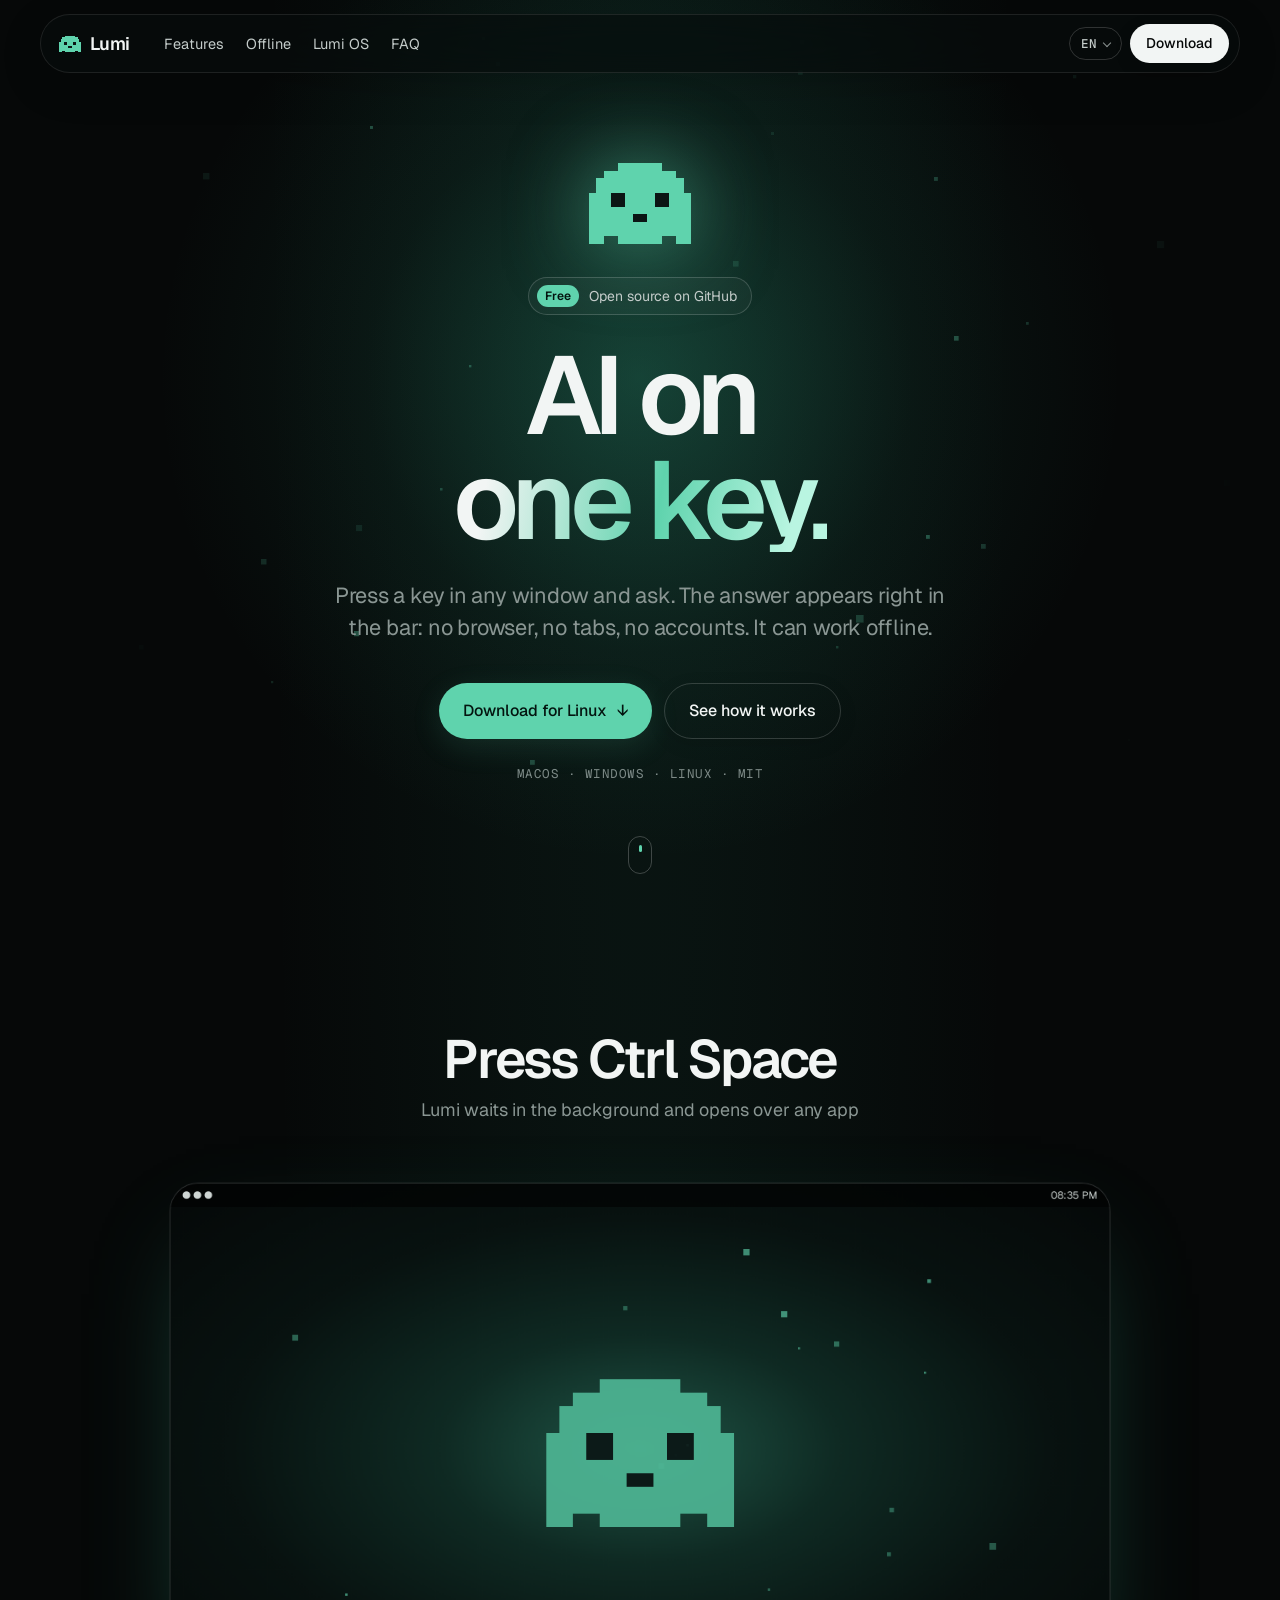
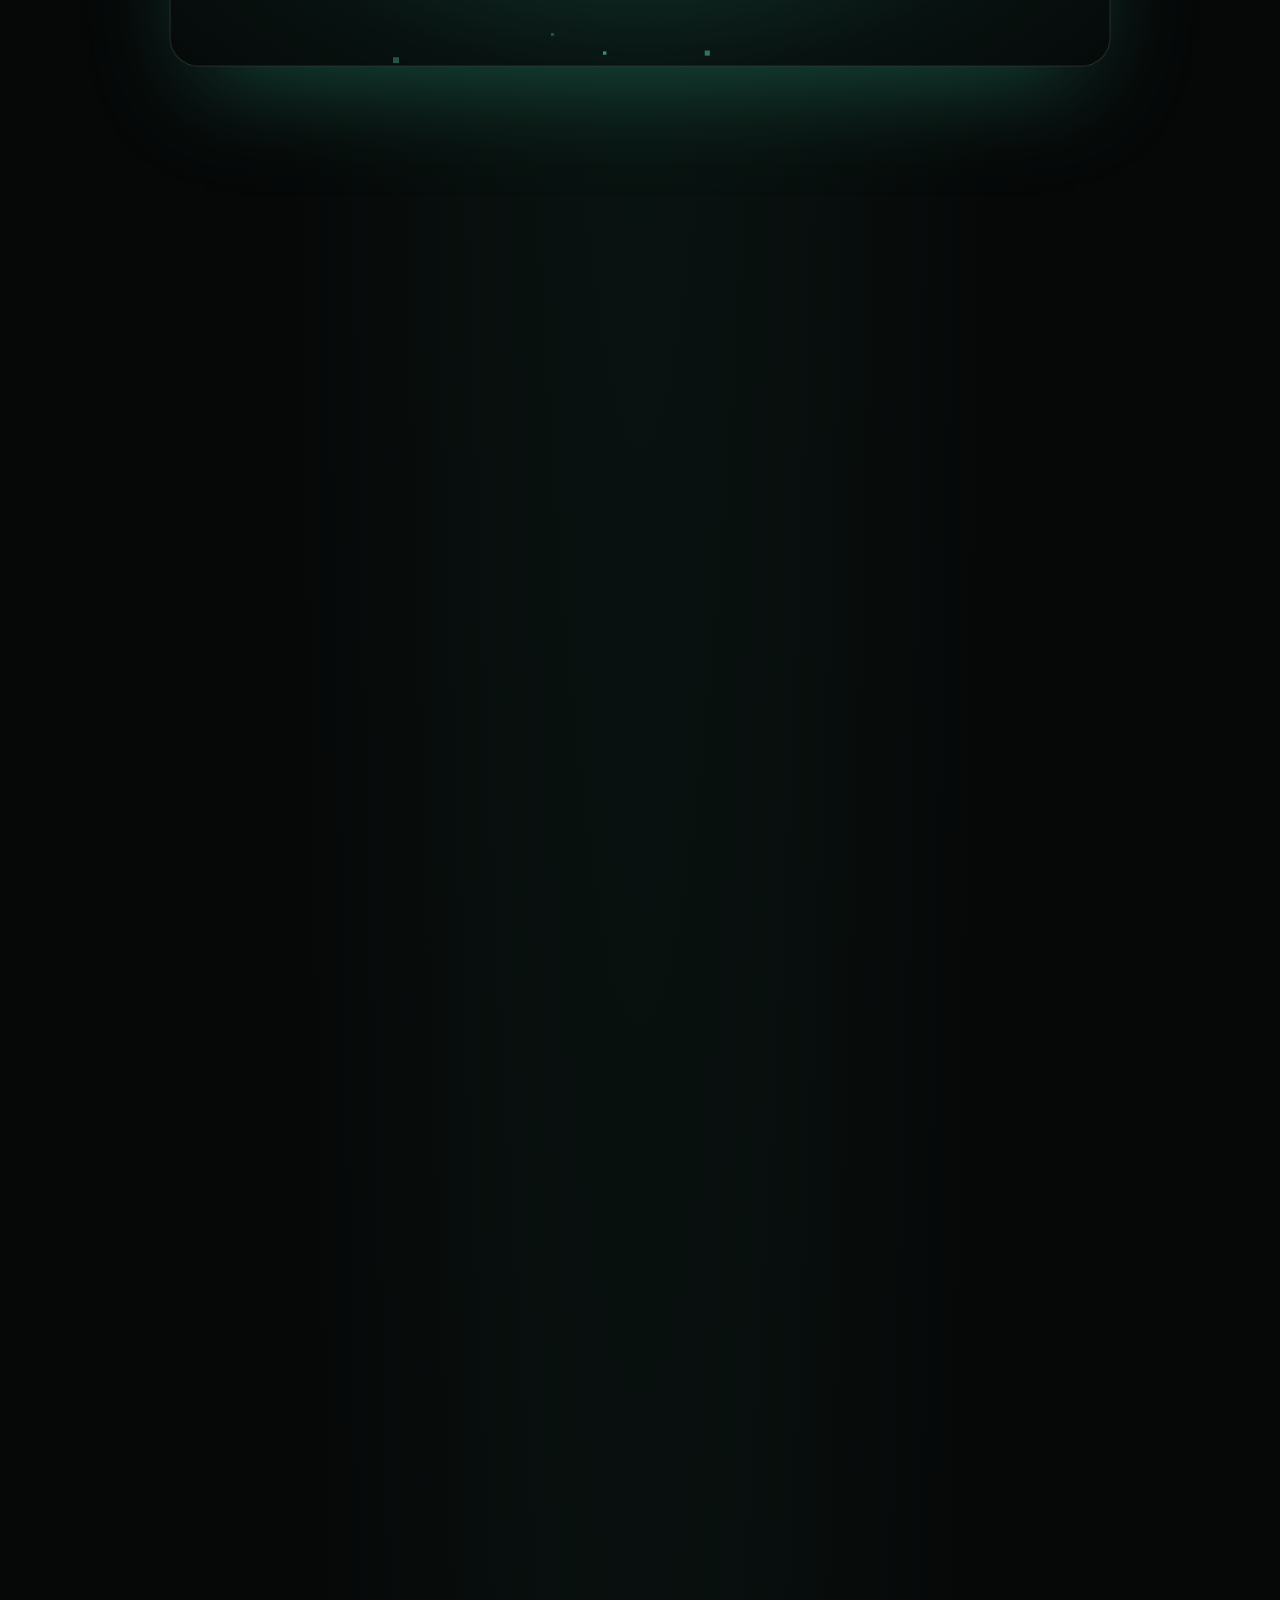
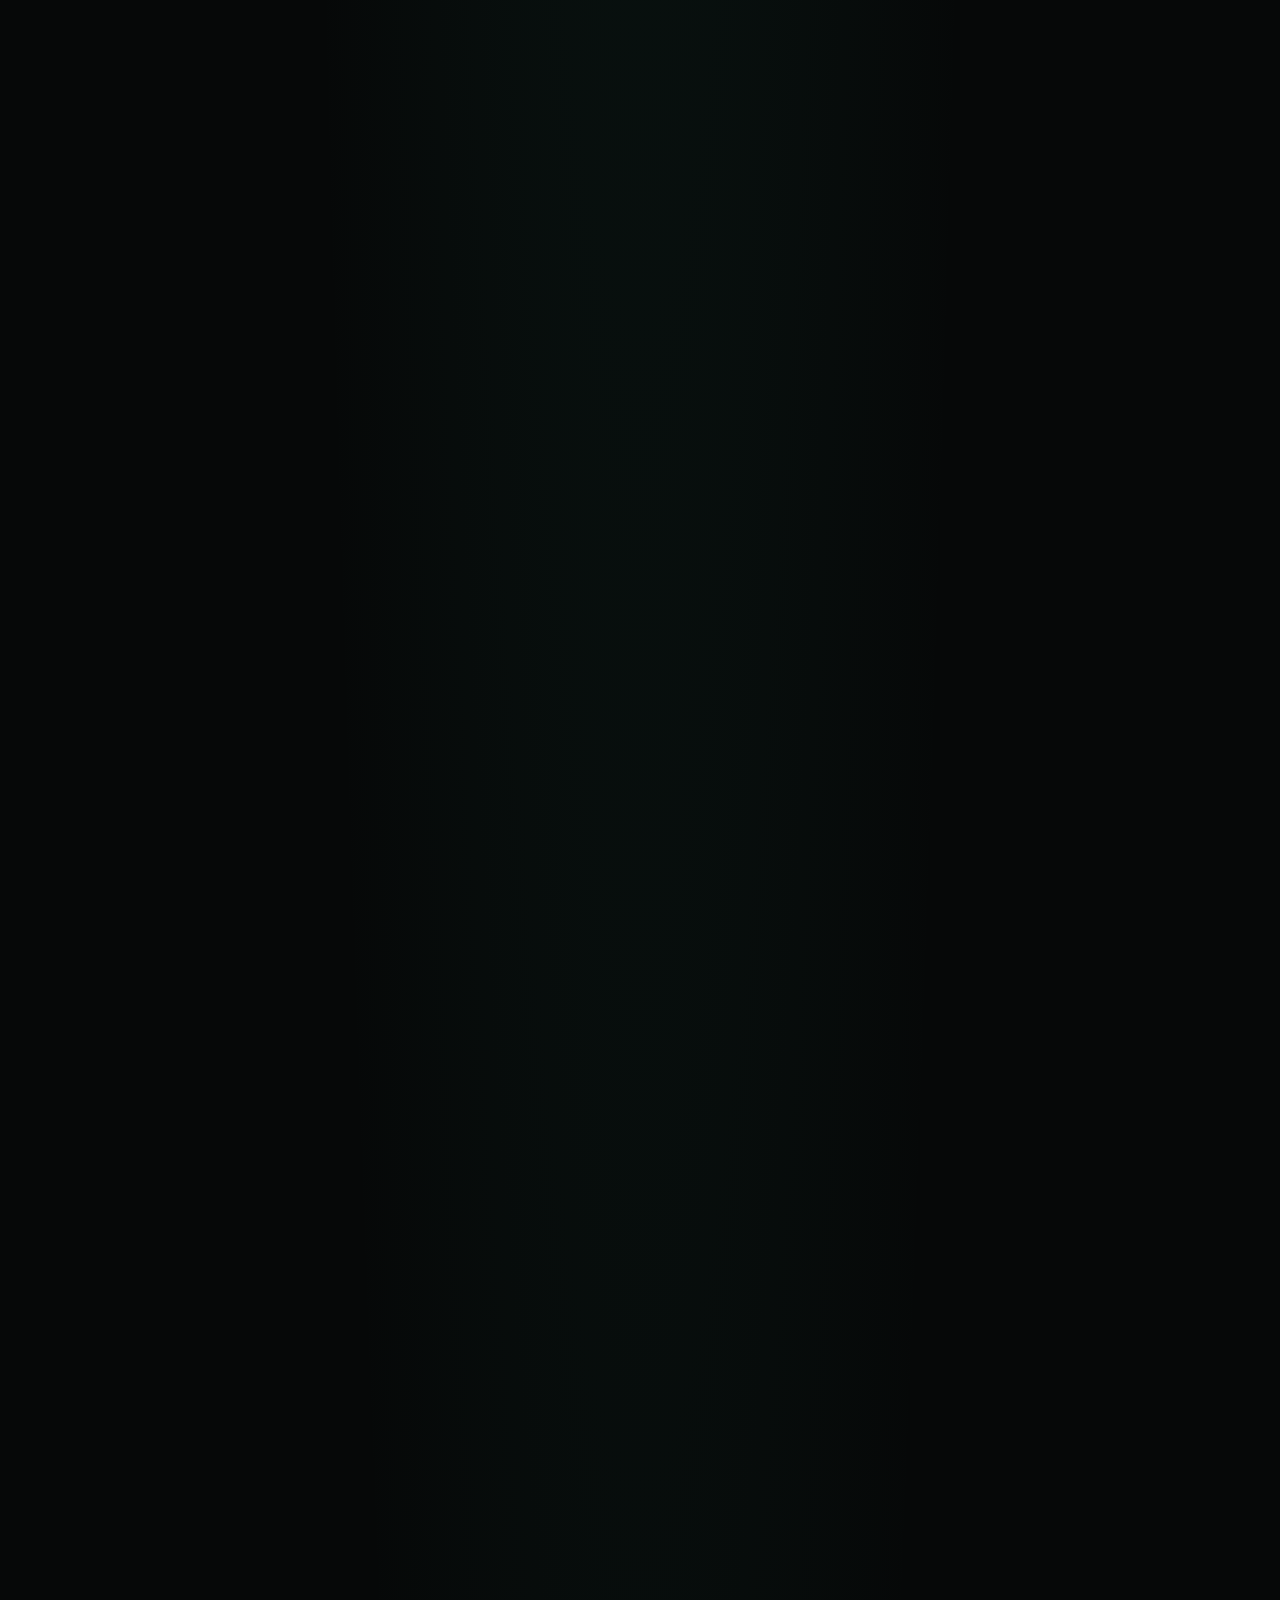
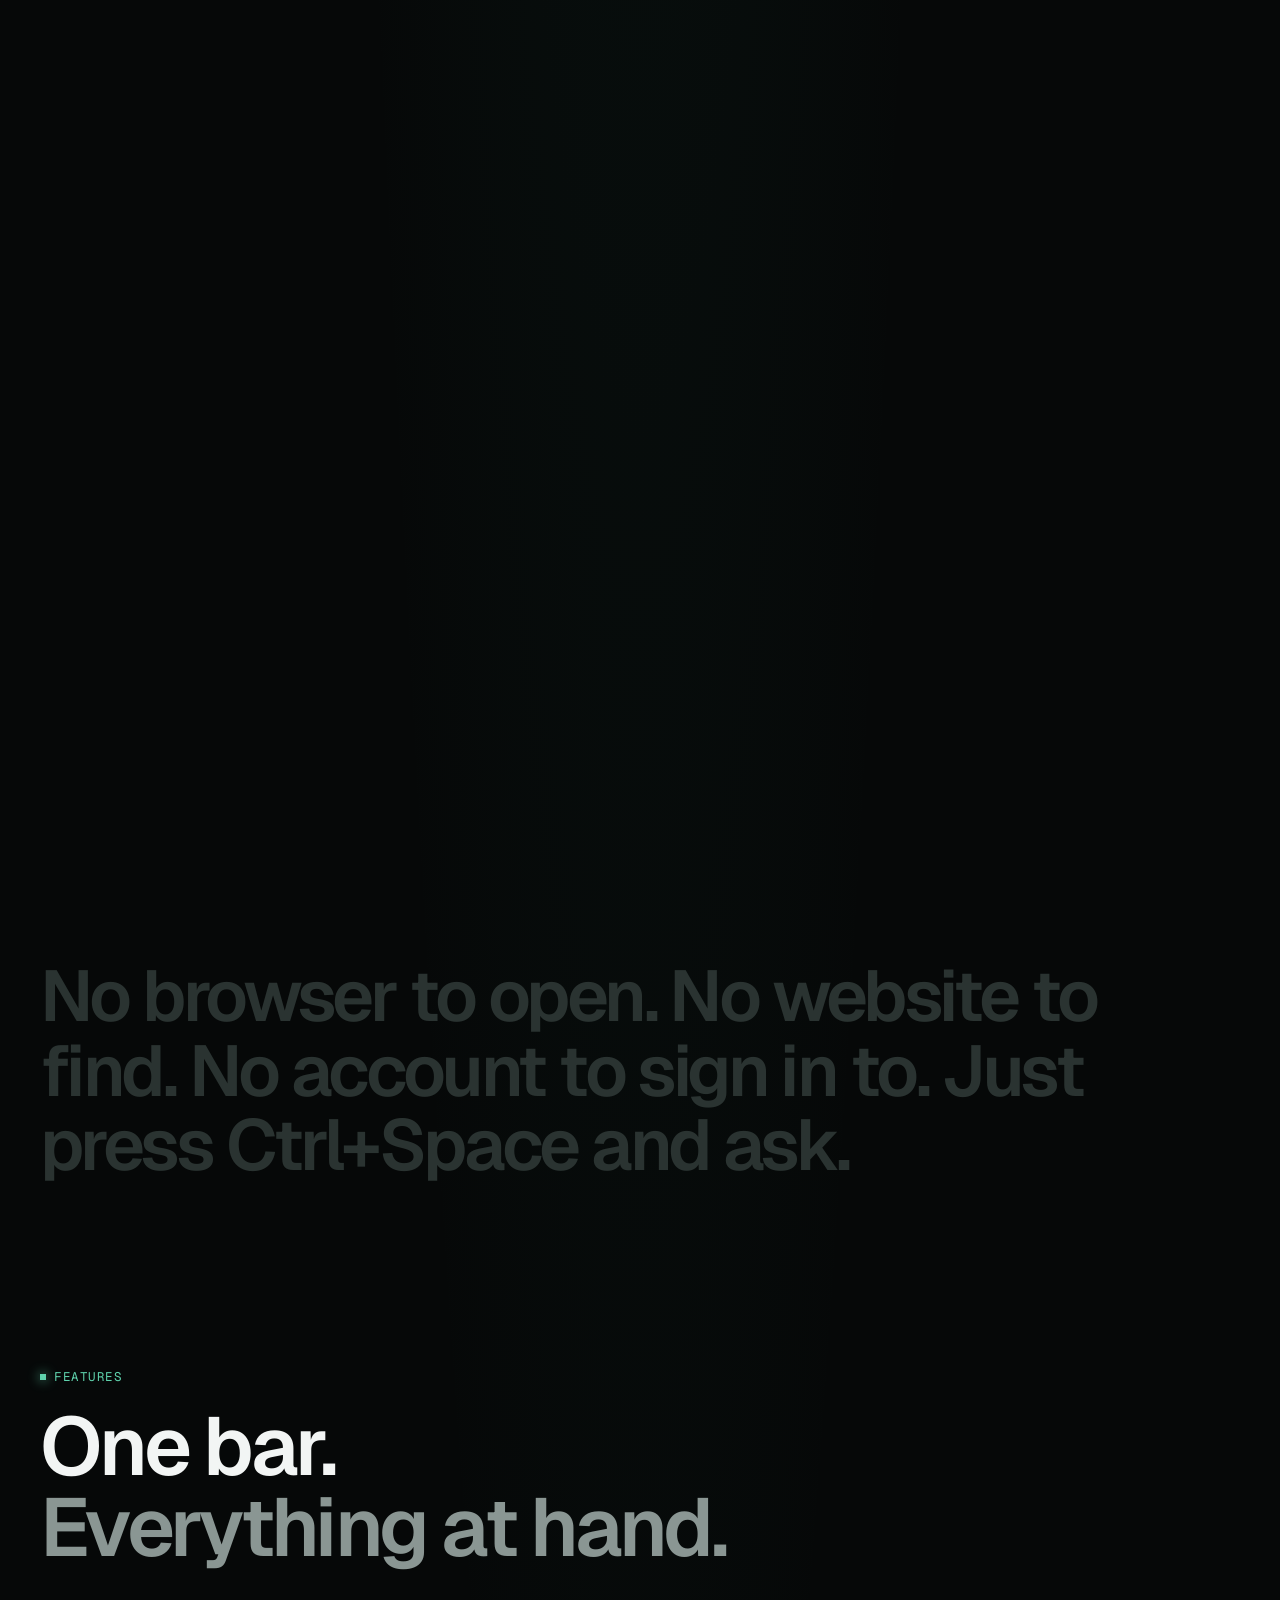
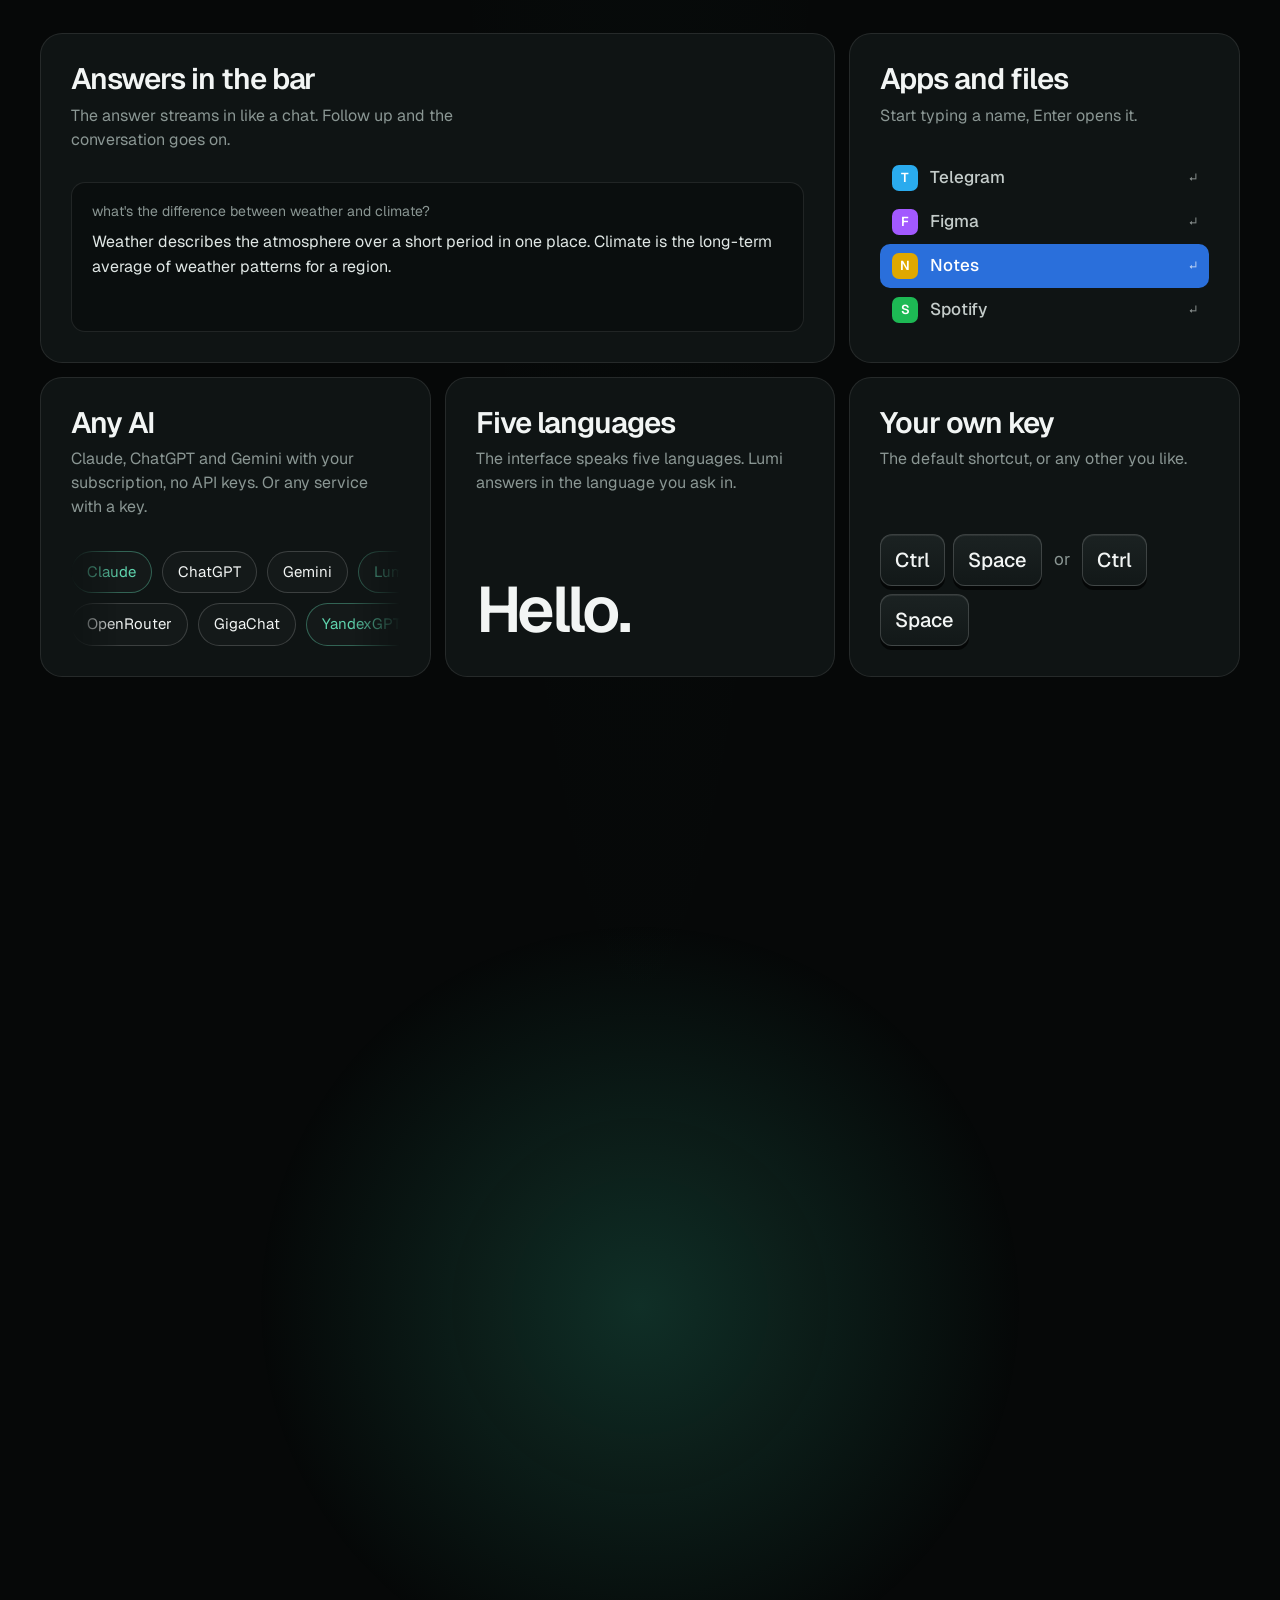
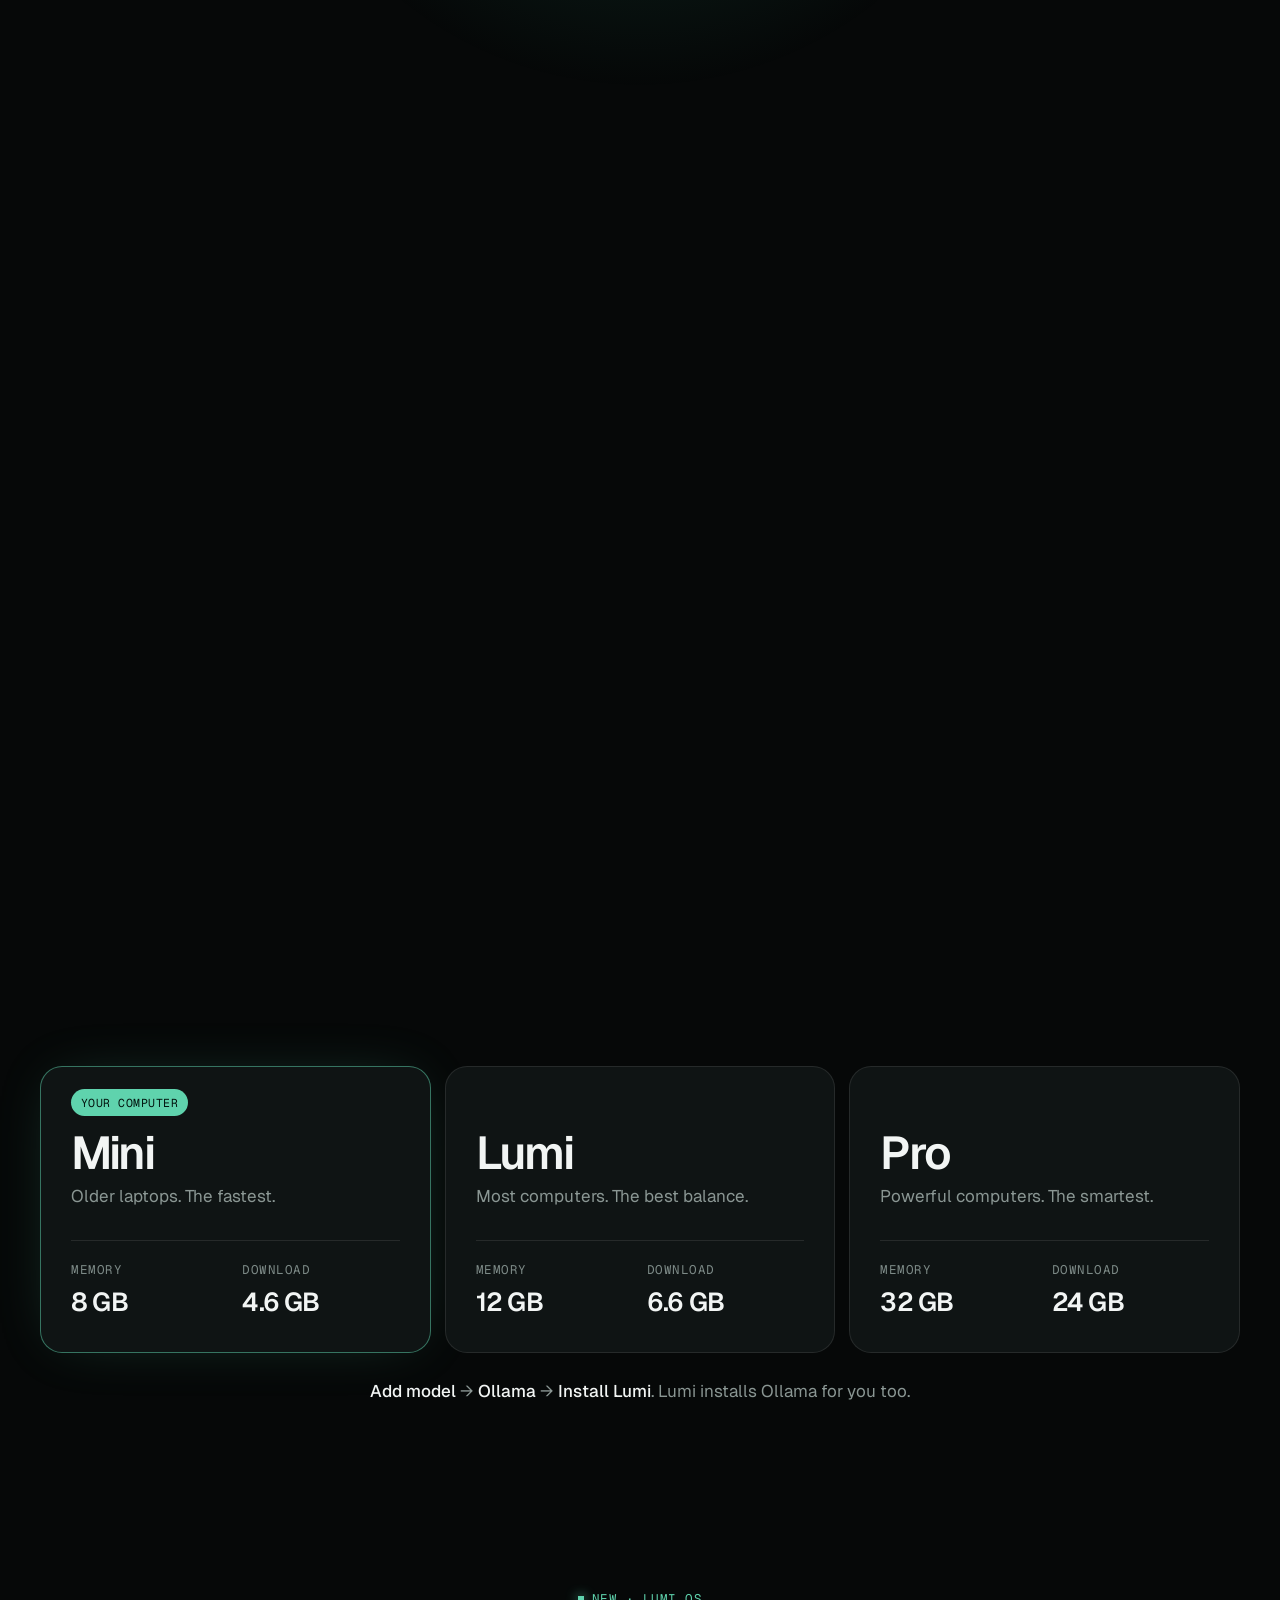
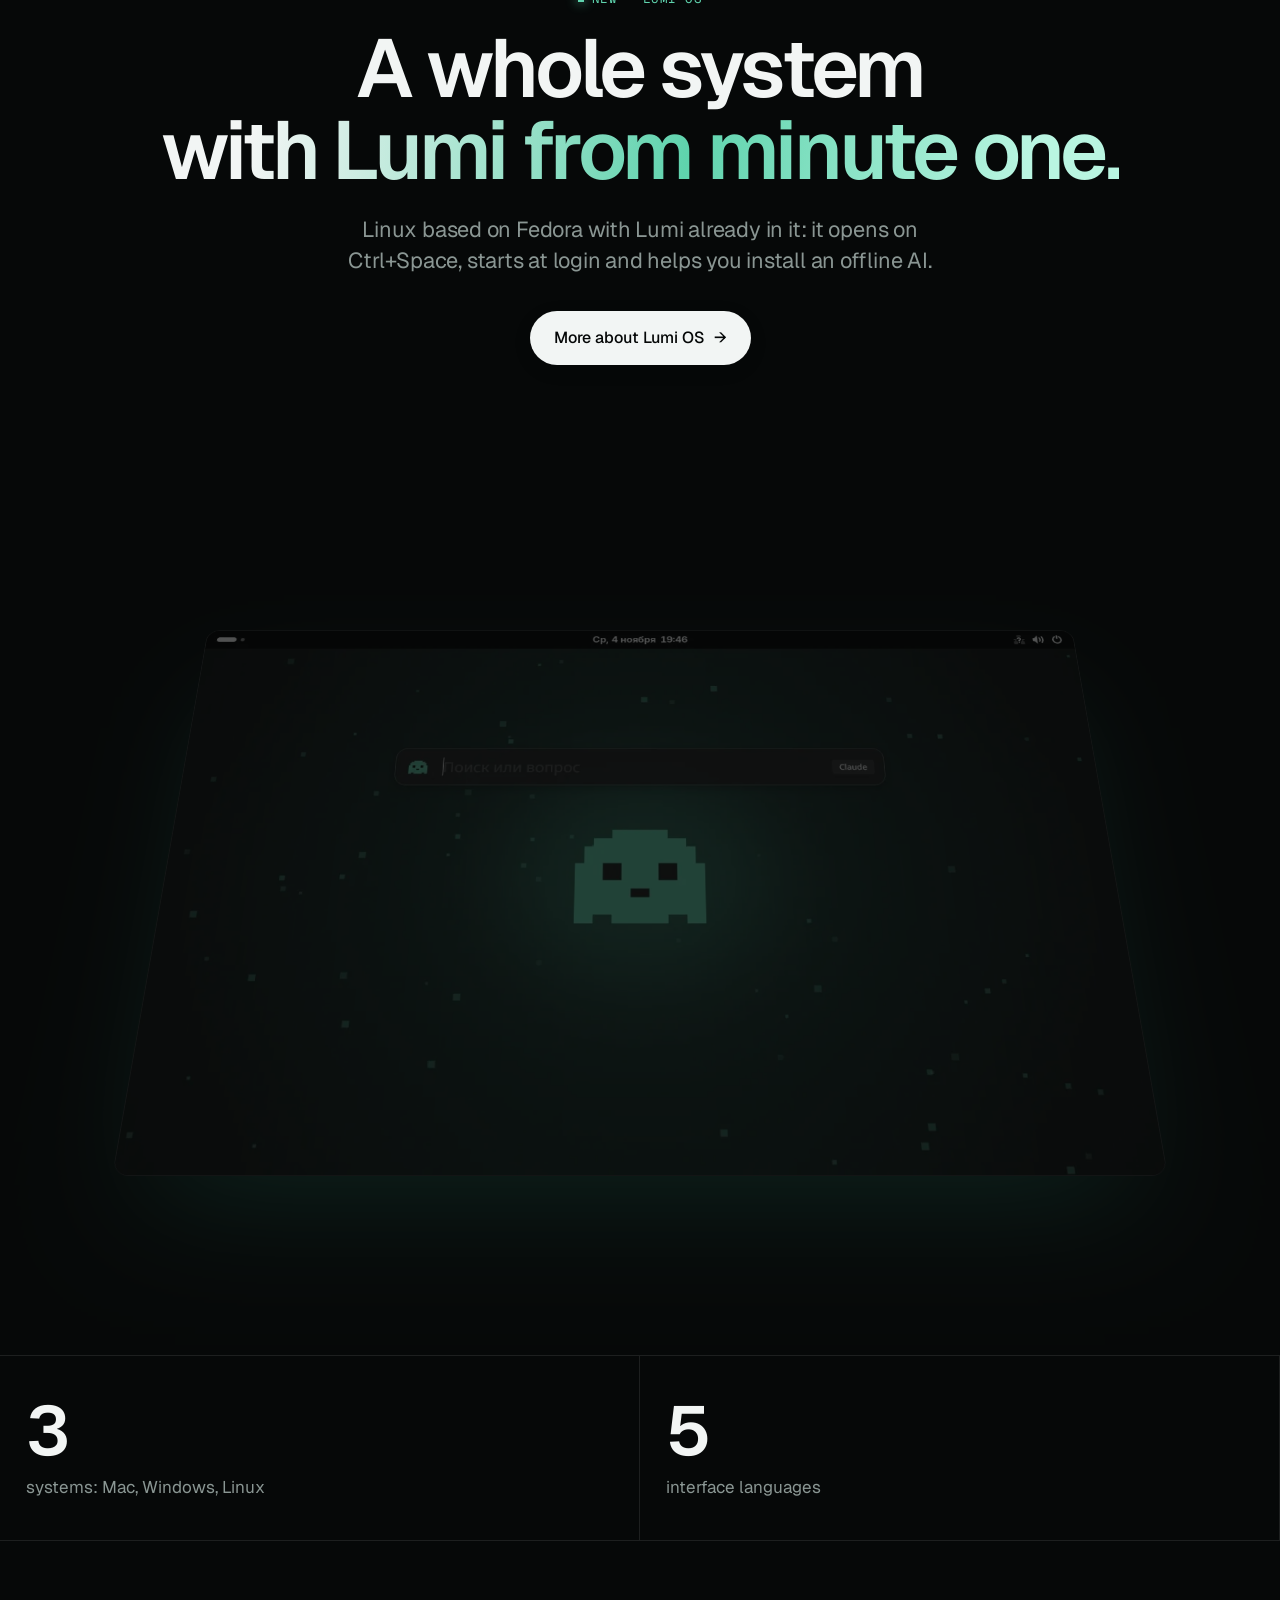
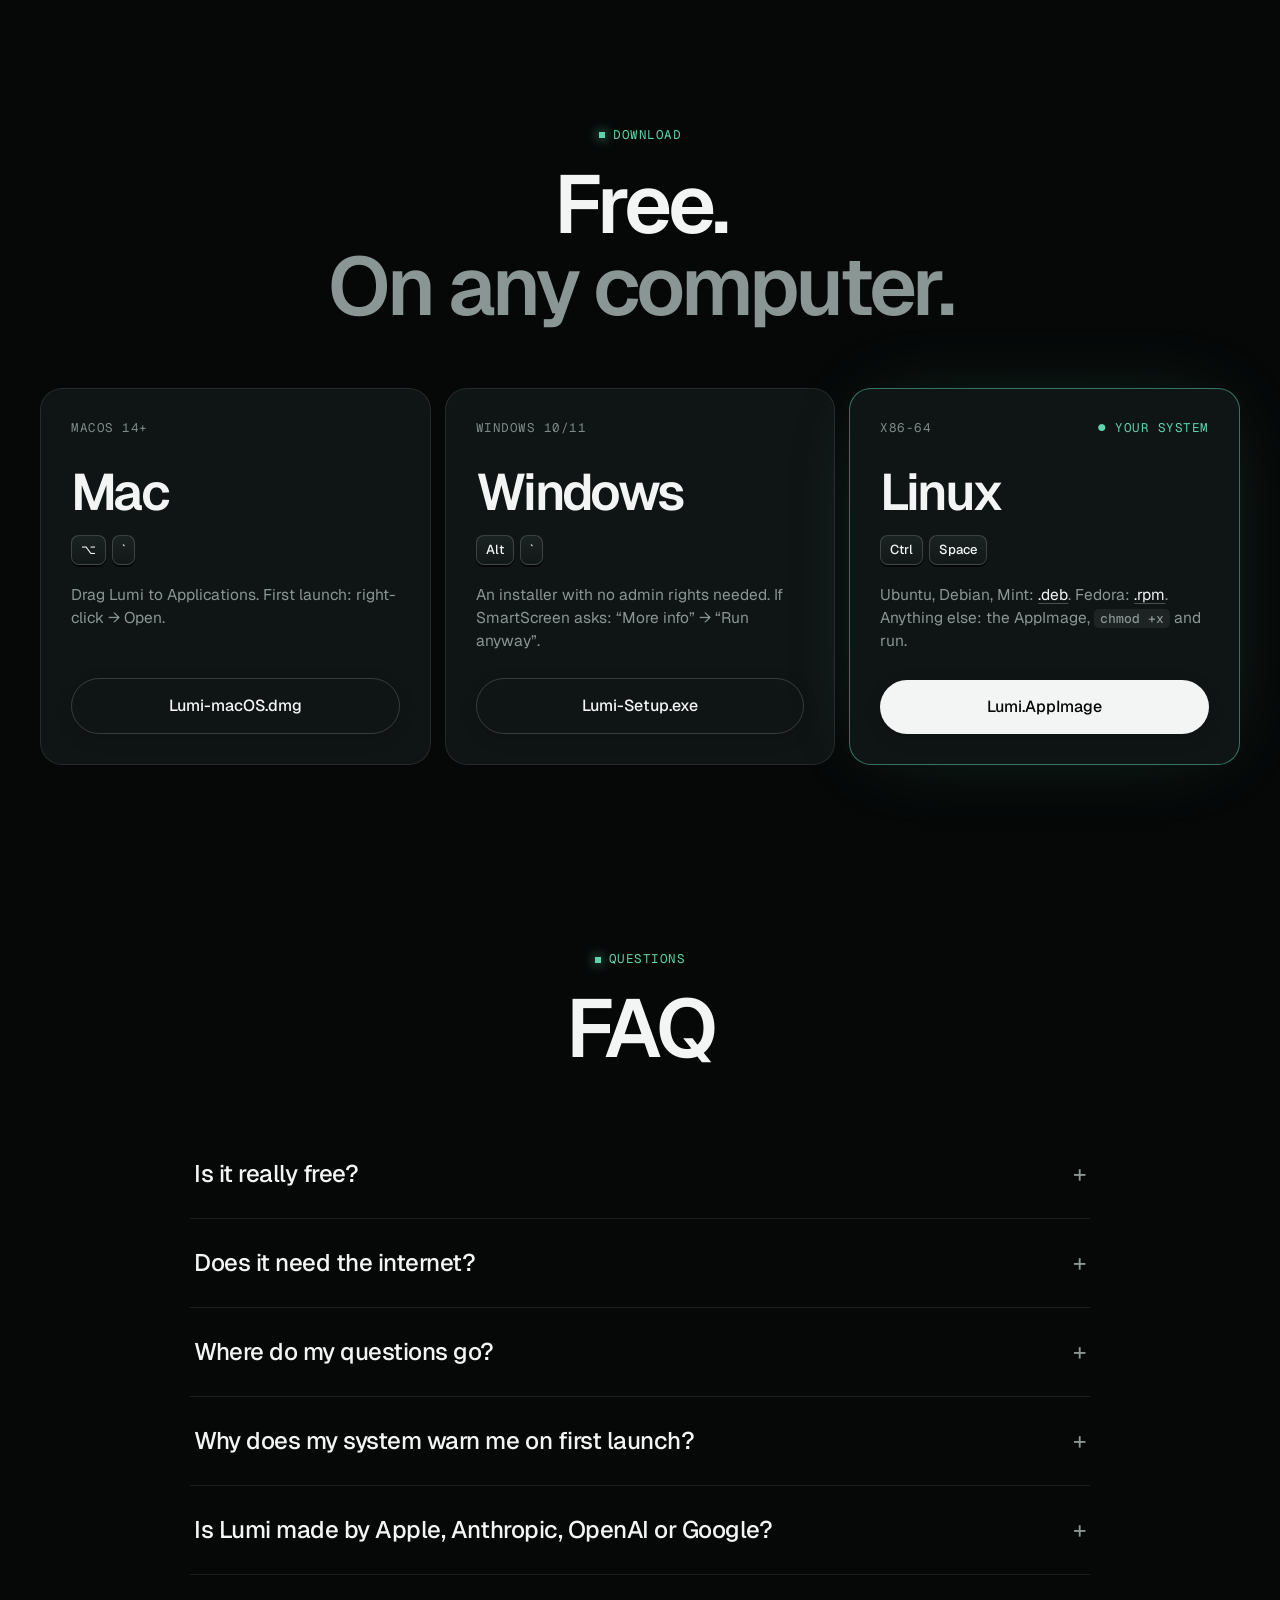
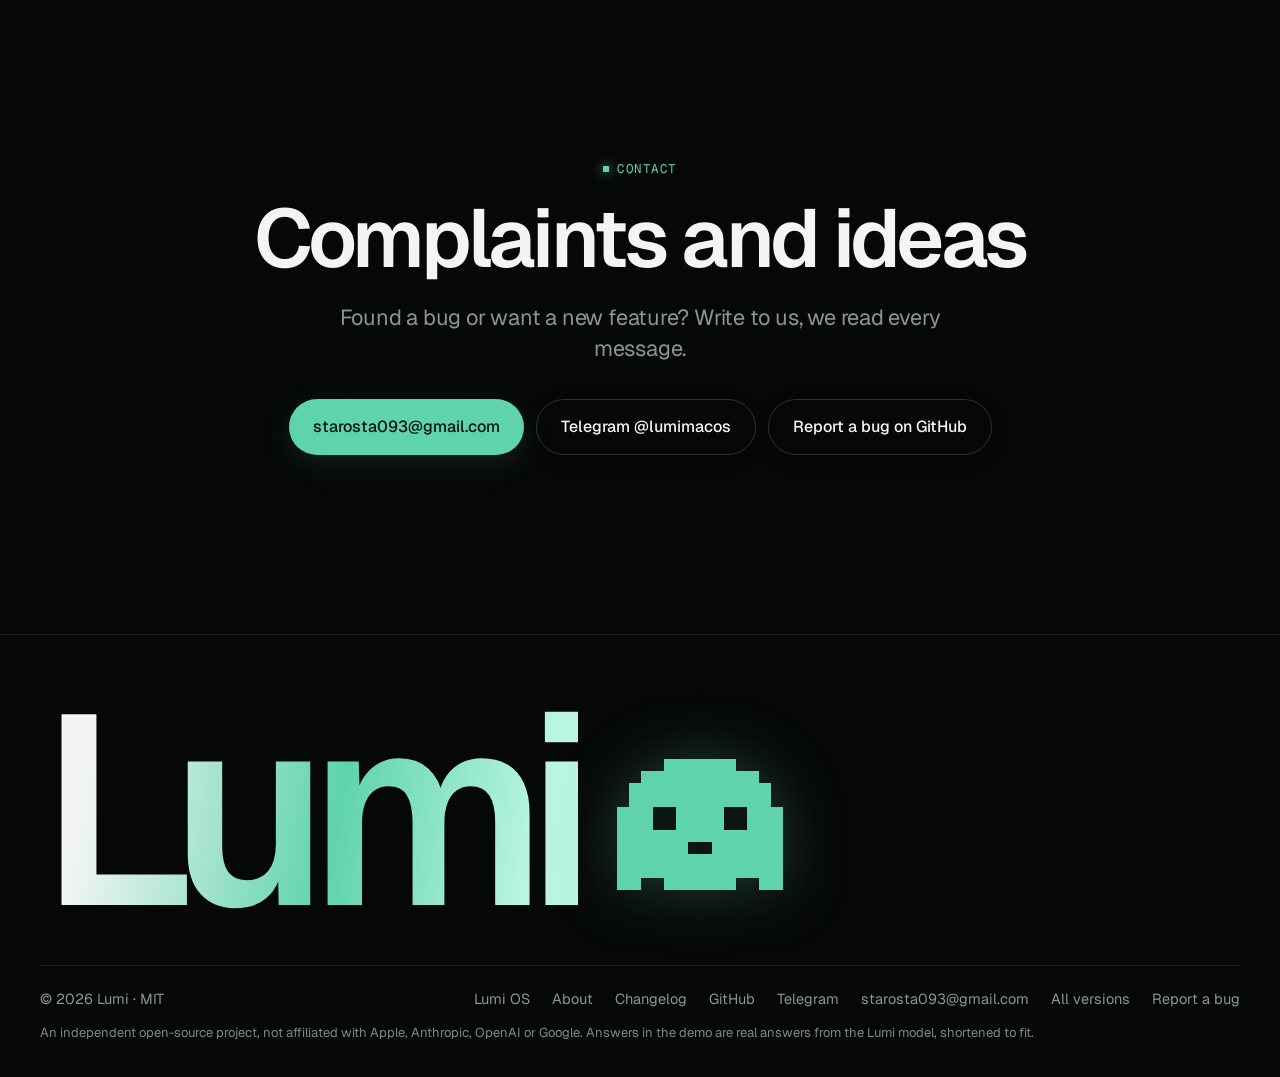
<file: site/index.html>
<!doctype html>
<html lang="ru">
<head>
<meta charset="utf-8">
<meta name="viewport" content="width=device-width, initial-scale=1">
<title>Lumi — нейросеть одной клавишей</title>
<meta name="description" content="Lumi — бесплатная строка в стиле Spotlight для Mac, Windows и Linux: открывает программы и файлы и отвечает на вопросы с помощью ИИ. Может работать без интернета.">
<link rel="canonical" href="https://alberts15.github.io/Lumi/">
<link rel="alternate" hreflang="ru" href="https://alberts15.github.io/Lumi/?lang=ru">
<link rel="alternate" hreflang="en" href="https://alberts15.github.io/Lumi/?lang=en">
<link rel="alternate" hreflang="de" href="https://alberts15.github.io/Lumi/?lang=de">
<link rel="alternate" hreflang="es" href="https://alberts15.github.io/Lumi/?lang=es">
<link rel="alternate" hreflang="fr" href="https://alberts15.github.io/Lumi/?lang=fr">
<link rel="alternate" hreflang="x-default" href="https://alberts15.github.io/Lumi/">
<meta property="og:title" content="Lumi — нейросеть одной клавишей">
<meta property="og:description" content="Бесплатная строка с ИИ для Mac, Windows и Linux. Может работать без интернета.">
<meta property="og:image" content="https://alberts15.github.io/Lumi/og.png">
<meta property="og:image:width" content="1280">
<meta property="og:image:height" content="640">
<meta property="og:image:alt" content="Пиксельный призрак Lumi и надпись «Spotlight + AI in one bar»">
<meta property="og:url" content="https://alberts15.github.io/Lumi/">
<meta property="og:site_name" content="Lumi">
<meta property="og:type" content="website">
<meta property="og:locale" content="ru_RU">
<meta property="og:locale:alternate" content="en_US">
<meta property="og:locale:alternate" content="de_DE">
<meta property="og:locale:alternate" content="es_ES">
<meta property="og:locale:alternate" content="fr_FR">
<meta name="twitter:card" content="summary_large_image">
<meta name="twitter:title" content="Lumi — нейросеть одной клавишей">
<meta name="twitter:description" content="Бесплатная строка с ИИ для Mac, Windows и Linux. Может работать без интернета.">
<meta name="twitter:image" content="https://alberts15.github.io/Lumi/og.png">
<meta name="theme-color" content="#060808">
<link rel="icon" href="icon-32.png" sizes="32x32" type="image/png">
<link rel="icon" href="icon-192.png" sizes="192x192" type="image/png">
<link rel="apple-touch-icon" href="apple-touch-icon.png">
<link rel="preconnect" href="https://fonts.googleapis.com">
<link rel="preconnect" href="https://fonts.gstatic.com" crossorigin>
<link rel="preload" as="style" href="https://fonts.googleapis.com/css2?family=Geist:wght@400;500;600&family=Geist+Mono:wght@500&display=swap">
<link href="https://fonts.googleapis.com/css2?family=Geist:wght@400;500;600&family=Geist+Mono:wght@500&display=swap" rel="stylesheet">
<script type="application/ld+json">
{
  "@context": "https://schema.org",
  "@type": "SoftwareApplication",
  "name": "Lumi",
  "alternateName": "ClaudeLight",
  "description": "A free, open-source Spotlight-style bar for macOS, Windows and Linux that opens apps and files and answers questions with Claude, ChatGPT, Gemini or Lumi's own offline model.",
  "url": "https://alberts15.github.io/Lumi/",
  "image": "https://alberts15.github.io/Lumi/og.png",
  "applicationCategory": "UtilitiesApplication",
  "operatingSystem": "macOS 14+, Windows 10, Windows 11, Linux (x86-64)",
  "downloadUrl": "https://github.com/AlbertS15/Lumi/releases/latest",
  "releaseNotes": "https://alberts15.github.io/Lumi/changelog.html",
  "license": "https://opensource.org/licenses/MIT",
  "isAccessibleForFree": true,
  "inLanguage": ["en", "ru", "de", "es", "fr"],
  "offers": { "@type": "Offer", "price": "0", "priceCurrency": "USD" },
  "author": { "@type": "Person", "name": "AlbertS15", "url": "https://github.com/AlbertS15" },
  "sameAs": ["https://github.com/AlbertS15/Lumi", "https://t.me/lumimacos"]
}
</script>
<link rel="stylesheet" href="style.css">
<link rel="stylesheet" href="refresh.css">
<style>
/* ---------- hero */
.hero { position: relative; min-height: 100svh; display: grid; place-items: center; text-align: center; padding: 120px 20px 80px; overflow: hidden; }
.hero::before { content: ""; position: absolute; left: 50%; top: 42%; width: 1100px; height: 1100px; transform: translate(-50%, -50%); pointer-events: none;
  background: radial-gradient(circle, rgba(47, 164, 131, .32), rgba(47, 164, 131, .08) 35%, transparent 62%); }
.hero canvas.pixels { position: absolute; inset: 0; width: 100%; height: 100%; pointer-events: none; mask-image: radial-gradient(circle at 50% 45%, #000 20%, transparent 75%); }
.hero .inner { position: relative; display: flex; flex-direction: column; align-items: center; }
.hero .big-ghost { width: clamp(84px, 8vw, 120px); height: auto; aspect-ratio: 14 / 13; filter: drop-shadow(0 0 40px rgba(95, 211, 173, .55)); animation: float 5s ease-in-out infinite; margin-bottom: 26px; }
@keyframes float { 50% { transform: translateY(-12px); } }
.hero h1 { font-size: clamp(52px, 8.6vw, 128px); margin-top: 28px; letter-spacing: -0.06em; line-height: .95; }
.hero .sub { margin-top: 28px; }
.hero .ctas { display: flex; gap: 12px; margin-top: 40px; flex-wrap: wrap; justify-content: center; }
.hero .plats { margin-top: 26px; color: var(--dim); }
.hero .fade-in { opacity: 0; animation: fadein 1s var(--ease) forwards; }
@keyframes fadein { from { opacity: 0; transform: translateY(14px); } to { opacity: 1; transform: none; } }
.cue { position: absolute; bottom: 26px; left: 50%; transform: translateX(-50%); width: 24px; height: 38px; border: 1.5px solid #ffffff38; border-radius: 12px; }
.cue::after { content: ""; position: absolute; left: 50%; top: 8px; width: 3px; height: 7px; margin-left: -1.5px; border-radius: 2px; background: var(--teal); animation: cue 1.8s ease-in-out infinite; }
@keyframes cue { 0% { opacity: 0; transform: translateY(0); } 30% { opacity: 1; } 100% { opacity: 0; transform: translateY(12px); } }

/* ---------- the scroll scene: the screen grows, keys press, the question types, the answer streams */
.scene { height: 520vh; }
.scene .sticky { position: sticky; top: 0; height: 100svh; padding-top: 64px; display: flex; flex-direction: column; align-items: center; justify-content: center; gap: 30px; overflow: hidden; }
.captions { position: relative; height: 92px; width: min(900px, 100% - 40px); text-align: center; }
.captions > div { position: absolute; inset: 0; opacity: 0; transform: translateY(16px); transition: opacity .5s var(--ease), transform .5s var(--ease); }
.captions > div.on { opacity: 1; transform: none; }
.captions h3 { font-size: clamp(28px, 4.2vw, 54px); }
.captions p { color: var(--mute); margin-top: 10px; font-size: clamp(15px, 1.4vw, 18px); }
.screen { position: relative; width: min(1120px, 100% - 32px); aspect-ratio: 16 / 10; max-height: 64svh; border-radius: 28px; overflow: hidden; transform-origin: 50% 30%;
  background: radial-gradient(ellipse at 50% 55%, #1f5546 0%, #0f2a23 30%, #081210 62%, #050808 100%); border: 1px solid var(--line2);
  box-shadow: 0 50px 120px -40px rgba(47, 164, 131, .45); will-change: transform; }
.screen canvas.pixels { position: absolute; inset: 0; width: 100%; height: 100%; }
.screen .wall { position: absolute; left: 50%; top: 56%; width: 20%; aspect-ratio: 14 / 13; transform: translate(-50%, -50%); opacity: .9; }
.screen .menubar { position: absolute; top: 0; left: 0; right: 0; height: 28px; background: #0009; display: flex; align-items: center; justify-content: space-between; padding: 0 14px; font-size: 12px; color: #cfd6d4; }
.screen .keys { position: absolute; z-index: 2; left: 50%; top: 30%; transform: translate(-50%, -50%); display: flex; gap: 10px; transition: opacity .3s; }
.screen .bar-wrap { position: absolute; z-index: 2; left: 50%; top: 22%; width: min(640px, 80%); transform: translateX(-50%); }
.screen .lbar { opacity: 0; transform: translateY(18px) scale(.96); }
.screen .lbar .ans { display: none; }
.screen .lbar.answered .ans { display: block; }
.screen .note { position: absolute; left: 0; right: 0; bottom: 14px; text-align: center; color: #cfd6d4; opacity: 0; transition: opacity .4s; }
.screen .note.on { opacity: .8; }
.wifi { display: inline-flex; align-items: center; gap: 7px; }
.wifi svg { width: 14px; height: 14px; }
@media (max-width: 700px) { .scene { height: 420vh; } .screen { aspect-ratio: 3 / 4; max-height: 62svh; } .screen .bar-wrap { top: 16%; width: 90%; } .screen .wall { width: 36%; top: 64%; } .captions { height: 110px; } }

/* ---------- statement */
.statement p { font-size: clamp(34px, 5.6vw, 80px); font-weight: 600; letter-spacing: -0.05em; line-height: 1.04; max-width: 1150px; }
.statement .w { color: #2a3331; transition: color .25s; }
.statement .w.on { color: var(--text); }
.statement .w.key.on { color: var(--teal); text-shadow: 0 0 40px var(--glow); }

/* ---------- bento */
.bento { display: grid; grid-template-columns: repeat(6, 1fr); gap: 14px; margin-top: 64px; }
.bento .card { padding: 30px; min-height: 300px; display: flex; flex-direction: column; }
.bento .s4 { grid-column: span 4; } .bento .s3 { grid-column: span 3; } .bento .s2 { grid-column: span 2; }
@media (max-width: 960px) { .bento { grid-template-columns: 1fr 1fr; } .bento .s4, .bento .s3 { grid-column: span 2; } .bento .s2 { grid-column: span 1; } }
@media (max-width: 620px) { .bento { grid-template-columns: 1fr; } .bento .s2 { grid-column: span 1; } }
.bento h3 { font-size: clamp(24px, 2.3vw, 32px); letter-spacing: -0.035em; }
.bento .card > p { color: var(--mute); margin-top: 10px; font-size: 16px; max-width: 440px; }
.bento .demo { margin-top: auto; padding-top: 28px; }
.stream { border-radius: 14px; background: #0a0e0e; border: 1px solid var(--line); padding: 18px 20px; min-height: 150px; font-size: 16px; line-height: 1.55; color: #dfe6e4; }
.stream .q { color: var(--mute); margin-bottom: 8px; font-size: 14px; }
.apps .app { display: flex; align-items: center; gap: 12px; padding: 9px 12px; border-radius: 10px; font-weight: 500; transition: background .25s, color .25s; color: #c4ccca; }
.apps .app.sel { background: #2a6fdb; color: #fff; }
.apps .app i { width: 26px; height: 26px; border-radius: 7px; display: inline-grid; place-items: center; font-style: normal; font-size: 13px; color: #fff; font-weight: 600; }
.apps .app small { margin-left: auto; opacity: .6; font-size: 12px; }
.marquee { overflow: hidden; mask-image: linear-gradient(90deg, transparent, #000 15%, #000 85%, transparent); display: grid; gap: 10px; }
.marquee .track { display: flex; gap: 10px; width: max-content; animation: slide 26s linear infinite; }
.marquee .track.rev { animation-direction: reverse; animation-duration: 32s; }
@keyframes slide { to { transform: translateX(-50%); } }
.chip { padding: 9px 15px; border-radius: 999px; border: 1px solid var(--line2); background: #ffffff06; font-size: 15px; white-space: nowrap; }
.chip.t { border-color: #5fd3ad66; color: var(--teal); }
.hello { font-size: clamp(46px, 5vw, 70px); font-weight: 600; letter-spacing: -0.05em; height: 1.1em; overflow: hidden; position: relative; line-height: 1.1; }
.hello span { position: absolute; left: 0; top: 0; transition: transform .6s cubic-bezier(.7, 0, .2, 1); }
.keyshow { display: flex; align-items: center; gap: 8px; flex-wrap: wrap; color: var(--mute); }
.offmini { display: flex; align-items: center; gap: 14px; }
.offmini .sw { width: 54px; height: 32px; border-radius: 99px; background: #2a3331; position: relative; flex: none; }
.offmini .sw::after { content: ""; position: absolute; top: 3px; left: 3px; width: 26px; height: 26px; border-radius: 50%; background: #8a9693; }

/* ---------- offline: the headline zooms in from huge */
.zoom { height: 200vh; }
.zoom .sticky { position: sticky; top: 0; height: 100svh; display: grid; place-items: center; text-align: center; overflow: hidden; }
.zoom h2 { font-size: clamp(52px, 9vw, 140px); letter-spacing: -0.06em; will-change: transform; line-height: .98; }
.zoom .lead { opacity: 0; transform: translateY(20px); transition: opacity .6s var(--ease), transform .6s var(--ease); }
.zoom .lead.on { opacity: 1; transform: none; }
.zoom .glow { position: absolute; width: 900px; height: 900px; border-radius: 50%; background: radial-gradient(circle, rgba(47, 164, 131, .25), transparent 60%); pointer-events: none; }
.models { display: grid; grid-template-columns: repeat(3, 1fr); gap: 14px; margin-top: 10px; }
@media (max-width: 860px) { .models { grid-template-columns: 1fr; } }
/* the badge sits above the name so it never covers it; the numbers line up at the bottom of every card */
.model { padding: 30px; display: flex; flex-direction: column; }
.model .tag { align-self: flex-start; margin: -8px 0 14px; padding: 5px 10px; border-radius: 999px; background: var(--teal); color: #03140f; font-size: 11.5px; visibility: hidden; }
.model dl { margin-top: auto !important; }
.model.rec { border-color: #5fd3ad80; box-shadow: 0 0 60px -20px var(--glow); }
.model.rec .tag { visibility: visible; }
.model h3 { font-size: 46px; letter-spacing: -0.05em; }
.model p { color: var(--mute); margin: 8px 0 30px; }
.model dl { display: grid; grid-template-columns: 1fr 1fr; gap: 14px; margin: 30px 0 0; padding-top: 20px; border-top: 1px solid var(--line); }
.model dt { color: var(--dim); }
.model dd { margin: 4px 0 0; font-size: 26px; font-weight: 600; letter-spacing: -0.03em; }
.howto { margin-top: 26px; color: var(--mute); text-align: center; }
.howto b { color: var(--text); font-weight: 500; }

/* ---------- Lumi OS teaser: the screenshot tilts flat as it scrolls in */
.osx { overflow: hidden; }
.osx .persp { perspective: 1400px; margin-top: 60px; }
.osx .shot { border-radius: 18px; overflow: hidden; border: 1px solid var(--line2); transform-origin: 50% 100%; will-change: transform; box-shadow: 0 60px 140px -50px rgba(47, 164, 131, .6); }
.osx .new { display: inline-flex; gap: 8px; align-items: center; }
.osx .ctas { margin-top: 34px; display: flex; gap: 12px; justify-content: center; flex-wrap: wrap; }

/* ---------- numbers */
/* hidden tiles (no answer from GitHub) leave no gap: the rest share the width */
.nums { display: flex; flex-wrap: wrap; border-top: 1px solid var(--line); }
.nums > div { flex: 1 1 25%; min-width: 50%; padding: 40px 26px; border-bottom: 1px solid var(--line); box-shadow: inset -1px 0 var(--line); }
.nums > div[hidden] { display: none; }
@media (min-width: 861px) { .nums > div { min-width: 0; } }
.nums b { display: block; font-size: clamp(44px, 5.4vw, 76px); font-weight: 600; letter-spacing: -0.055em; line-height: 1; }
.nums span { color: var(--mute); display: block; margin-top: 10px; }

/* ---------- download */
.dl { display: grid; grid-template-columns: repeat(3, 1fr); gap: 14px; margin-top: 60px; }
@media (max-width: 900px) { .dl { grid-template-columns: 1fr; } }
.plat { padding: 30px; display: flex; flex-direction: column; min-height: 360px; }
.plat .top { display: flex; justify-content: space-between; color: var(--dim); }
.plat .yours { color: var(--teal); visibility: hidden; }
.plat.mine { border-color: #5fd3ad80; box-shadow: 0 0 80px -30px var(--glow); }
.plat.mine .yours { visibility: visible; }
.plat h3 { font-size: clamp(40px, 4vw, 56px); margin-top: 30px; letter-spacing: -0.05em; }
.plat .hk { display: flex; gap: 6px; margin-top: 16px; }
.plat p { color: var(--mute); margin: 18px 0 26px; font-size: 15.5px; }
.plat p a { color: var(--text); text-decoration: underline; text-decoration-color: #ffffff40; text-underline-offset: 3px; }
.plat p code { background: #ffffff10; padding: 1px 6px; border-radius: 5px; font-size: 13px; }
.plat .btn { margin-top: auto; justify-content: center; }
.plat:not(.mine) .btn { background: transparent; color: var(--text); border: 1px solid var(--line2); }
.plat:not(.mine) .btn:hover { box-shadow: none; border-color: #ffffff50; }

/* ---------- faq */
.faq { max-width: 900px; margin: 60px auto 0; }
.faq details { border-bottom: 1px solid var(--line); }
.faq summary { list-style: none; cursor: pointer; display: flex; justify-content: space-between; gap: 20px; padding: 26px 4px; font-size: clamp(19px, 2vw, 24px); font-weight: 500; letter-spacing: -0.02em; }
.faq summary::-webkit-details-marker { display: none; }
.faq summary::after { content: "+"; color: var(--mute); font-weight: 400; transition: transform .3s var(--ease), color .3s; flex: none; }
.faq details[open] summary::after { transform: rotate(45deg); color: var(--teal); }
.faq details p { padding: 0 4px 28px; color: var(--mute); font-size: 17px; max-width: 760px; animation: fadein .5s var(--ease); }
</style>
</head>
<body>
<a class="skip" href="#main" data-i18n="ui_skip">Перейти к содержанию</a>

<nav class="nav" aria-label="Lumi">
  <a class="logo" href="./"><canvas class="px ghost" width="14" height="13"></canvas>Lumi</a>
  <div class="links">
    <a href="#features" data-i18n="nav_features">Возможности</a>
    <a href="#offline" data-i18n="nav_offline">Без интернета</a>
    <a href="os.html">Lumi OS</a>
    <a href="#faq" data-i18n="nav_faq">Вопросы</a>
  </div>
  <div class="r">
    <button class="lang" id="lang" type="button" aria-label="Язык: Русский">RU</button>
    <a class="btn sm" href="#download"><span class="roll"><span data-i18n="download">Скачать</span><span data-i18n="download">Скачать</span></span></a>
  </div>
</nav>

<main id="main" tabindex="-1">
<header class="hero">
  <canvas class="pixels" data-count="80"></canvas>
  <div class="inner">
    <canvas class="px ghost live looks big-ghost" width="14" height="13"></canvas>
    <a class="pill fade-in" href="https://github.com/AlbertS15/Lumi" style="animation-delay:.1s"><span class="dot" data-i18n="free">Бесплатно</span><span id="pill-text" data-i18n="pill">Открытый код на GitHub</span></a>
    <h1 class="lines" data-i18n-html="hero_title"><span class="ln"><span style="animation-delay:.15s">Нейросеть</span></span><span class="ln"><span class="grad" style="animation-delay:.27s">одной клавишей.</span></span></h1>
    <p class="sub fade-in" style="animation-delay:.5s" data-i18n="hero_sub">Нажмите клавишу в любом окне и спросите. Ответ появится прямо в строке: без браузера, вкладок и аккаунтов. Может работать без интернета.</p>
    <div class="ctas fade-in" style="animation-delay:.65s">
      <a class="btn teal" id="dl-main" href="#download"><span class="roll"><span id="dl-label">Скачать бесплатно</span><span id="dl-label2">Скачать бесплатно</span></span><span class="arr">↓</span></a>
      <a class="btn ghost" href="#demo"><span class="roll"><span data-i18n="see">Посмотреть, как работает</span><span data-i18n="see">Посмотреть, как работает</span></span></a>
    </div>
    <p class="plats mono fade-in" style="animation-delay:.8s">macOS · Windows · Linux · MIT</p>
  </div>
  <div class="cue" aria-hidden="true"></div>
</header>

<section class="scene" id="demo">
  <div class="sticky">
    <div class="captions">
      <div data-c="0"><h3 id="cap0"></h3><p data-i18n="cap0_p">Lumi ждёт в фоне и появляется поверх любой программы</p></div>
      <div data-c="1"><h3 data-i18n="cap1">Спросите что угодно</h3><p data-i18n="cap1_p">Или начните вводить название программы или файла</p></div>
      <div data-c="2"><h3 data-i18n="cap2">Ответ прямо в строке</h3><p data-i18n="cap2_p">Печатается сразу, как в чате. Можно уточнить, и разговор продолжится</p></div>
      <div data-c="3"><h3 data-i18n="cap3">И даже без интернета</h3><p data-i18n="cap3_p">Своя модель Lumi работает на вашем компьютере</p></div>
    </div>
    <div class="screen" id="screen" aria-hidden="true">
      <canvas class="pixels" data-count="45"></canvas>
      <div class="menubar"><span>●  ●  ●</span><span id="clock">9:41</span></div>
      <canvas class="px ghost wall" data-color="#4fb896" width="14" height="13"></canvas>
      <div class="keys" id="keys"><kbd id="k1">⌥</kbd><kbd id="k2">Ё</kbd></div>
      <div class="bar-wrap">
        <div class="lbar" id="sbar">
          <div class="in"><canvas class="px ghost live" width="14" height="13"></canvas><div class="typed" id="typed"></div><span class="model">Lumi</span></div>
          <div class="ans"><div class="q" id="asked"></div><div id="answer"></div></div>
        </div>
      </div>
      <div class="note mono" id="note"><span class="wifi"><svg viewBox="0 0 24 24" fill="none" stroke="currentColor" stroke-width="2" aria-hidden="true"><path d="M2 8.8a15 15 0 0 1 20 0M5 12.6a10 10 0 0 1 14 0M8.5 16.1a5 5 0 0 1 7 0M12 20h.01M3 3l18 18"/></svg><span data-i18n="note">Wi-Fi выключен · настоящий ответ модели Lumi</span></span></div>
    </div>
  </div>
</section>

<section class="statement pad-y">
  <div class="wrap"><p id="statement"></p></div>
</section>

<section id="features" class="pad-y" style="padding-top:0">
  <div class="wrap">
    <span class="eyebrow mono reveal" data-i18n="f_label">Возможности</span>
    <h2 class="h2 reveal" data-i18n-html="f_title">Одна строка.<br><span class="mute">Всё под рукой.</span></h2>
    <div class="bento">
      <div class="card s4 reveal"><h3 data-i18n="b1_h">Ответы в строке</h3><p data-i18n="b1_p">Ответ печатается сразу, как в чате. Уточняйте, и разговор продолжится.</p>
        <div class="demo" aria-hidden="true"><div class="stream" id="stream"></div></div></div>
      <div class="card s2 reveal d1"><h3 data-i18n="b2_h">Программы и файлы</h3><p data-i18n="b2_p">Начните вводить название, Enter откроет нужное.</p>
        <div class="demo apps" id="apps" aria-hidden="true"></div></div>
      <div class="card s2 reveal"><h3 data-i18n="b3_h">Любая нейросеть</h3><p data-i18n="b3_p">Claude, ChatGPT и Gemini по вашей подписке, без API-ключей. Или любой сервис по ключу.</p>
        <div class="demo marquee" aria-hidden="true">
          <div class="track"><span class="chip t">Claude</span><span class="chip">ChatGPT</span><span class="chip">Gemini</span><span class="chip t">Lumi</span><span class="chip">DeepSeek</span><span class="chip">Mistral</span><span class="chip t">Claude</span><span class="chip">ChatGPT</span><span class="chip">Gemini</span><span class="chip t">Lumi</span><span class="chip">DeepSeek</span><span class="chip">Mistral</span></div>
          <div class="track rev"><span class="chip">OpenRouter</span><span class="chip">GigaChat</span><span class="chip t">YandexGPT</span><span class="chip">Ollama</span><span class="chip">OpenRouter</span><span class="chip">GigaChat</span><span class="chip t">YandexGPT</span><span class="chip">Ollama</span></div>
        </div></div>
      <div class="card s2 reveal d1"><h3 data-i18n="b4_h">Пять языков</h3><p data-i18n="b4_p">Интерфейс на пяти языках. Lumi отвечает на языке вопроса.</p>
        <div class="demo" aria-hidden="true"><div class="hello" id="hello"></div></div></div>
      <div class="card s2 reveal d2"><h3 data-i18n="b5_h">Своя клавиша</h3><p data-i18n="b5_p">Сочетание по умолчанию или любое другое, какое удобно вам.</p>
        <div class="demo keyshow" id="keyshow"></div></div>
    </div>
  </div>
</section>

<section class="zoom" id="offline">
  <div class="sticky">
    <div class="glow" aria-hidden="true"></div>
    <div class="wrap center">
      <h2 id="zoomh" data-i18n-html="o_title">Свой ИИ.<br><span class="grad">Ноль серверов.</span></h2>
      <p class="sub lead" id="zoomlead" data-i18n="o_lead">Модель Lumi работает прямо на вашем компьютере. Вопросы его не покидают: у Lumi нет своих серверов. Ставится одной кнопкой, а размер подбирается сам.</p>
    </div>
  </div>
</section>
<section style="padding-bottom:clamp(100px,14vw,180px)">
  <div class="wrap">
    <div class="models">
      <div class="card model reveal" data-tier="0"><span class="tag mono" data-i18n="rec">Ваш компьютер</span><h3>Mini</h3><p data-i18n="m0">Старые ноутбуки. Самая быстрая.</p>
        <dl><div><dt class="mono" data-i18n="ram">Память</dt><dd>8 GB</dd></div><div><dt class="mono" data-i18n="size">Загрузка</dt><dd>4.6 GB</dd></div></dl></div>
      <div class="card model reveal d1" data-tier="1"><span class="tag mono" data-i18n="rec_most">Подходит большинству</span><h3>Lumi</h3><p data-i18n="m1">Большинство компьютеров. Лучший баланс.</p>
        <dl><div><dt class="mono" data-i18n="ram">Память</dt><dd>12 GB</dd></div><div><dt class="mono" data-i18n="size">Загрузка</dt><dd>6.6 GB</dd></div></dl></div>
      <div class="card model reveal d2" data-tier="2"><span class="tag mono" data-i18n="rec">Ваш компьютер</span><h3>Pro</h3><p data-i18n="m2">Мощные компьютеры. Самая умная.</p>
        <dl><div><dt class="mono" data-i18n="ram">Память</dt><dd>32 GB</dd></div><div><dt class="mono" data-i18n="size">Загрузка</dt><dd>24 GB</dd></div></dl></div>
    </div>
    <p class="howto reveal" data-i18n-html="howto"><b>Подключить модель</b> → <b>Ollama</b> → <b>Установить Lumi</b>. Ollama Lumi тоже поставит сама.</p>
  </div>
</section>

<section class="osx pad-y" style="padding-top:0">
  <div class="wrap center">
    <span class="eyebrow mono reveal" data-i18n="os_label">Новое · Lumi OS</span>
    <h2 class="h2 reveal" data-i18n-html="os_title">Целая система,<br><span class="grad">где Lumi с первой минуты.</span></h2>
    <p class="sub reveal" data-i18n="os_sub">Linux на основе Fedora, в котором Lumi уже стоит: открывается по Ctrl+Пробел, запускается при входе и помогает поставить нейросеть без интернета.</p>
    <div class="ctas reveal">
      <a class="btn" href="os.html"><span class="roll"><span data-i18n="os_more">Подробнее о Lumi OS</span><span data-i18n="os_more">Подробнее о Lumi OS</span></span><span class="arr">→</span></a>
    </div>
    <div class="persp"><div class="shot" id="osshot"><picture><source type="image/webp" srcset="img/os-bar-empty-640.webp 640w, img/os-bar-empty.webp 1280w" sizes="(max-width: 1240px) calc(100vw - 40px), 1200px"><img src="img/os-bar-empty.jpg" srcset="img/os-bar-empty-640.jpg 640w, img/os-bar-empty.jpg 1280w" sizes="(max-width: 1240px) calc(100vw - 40px), 1200px" width="1280" height="800" alt="Lumi OS: рабочий стол с призраком и строкой Lumi" data-i18n-attr="alt:shot_alt" loading="lazy" decoding="async"></picture></div></div>
  </div>
</section>

<section>
  <div class="nums">
    <div class="reveal"><b>3</b><span data-i18n="n_os">системы: Mac, Windows, Linux</span></div>
    <div class="reveal d1"><b>5</b><span data-i18n="n_lang">языков интерфейса</span></div>
    <div class="reveal d2" data-stat hidden><b data-count="downloads"></b><span data-unit></span></div>
    <div class="reveal d3" data-stat hidden><b data-count="stars"></b><span data-unit></span></div>
  </div>
</section>

<section id="download" class="pad-y">
  <div class="wrap">
    <div class="center">
      <span class="eyebrow mono reveal" data-i18n="d_label">Скачать</span>
      <h2 class="h2 reveal" data-i18n-html="d_title">Бесплатно.<br><span class="mute">На любом компьютере.</span></h2>
    </div>
    <div class="dl">
      <div class="card plat reveal" data-os="mac"><div class="top mono"><span>macOS 14+</span><span class="yours" data-i18n="yours">● Ваша система</span></div>
        <h3>Mac</h3><div class="hk"><kbd class="sm">⌥</kbd><kbd class="sm lk">Ё</kbd></div>
        <p data-i18n="pm">Перетащите Lumi в «Программы». Первый запуск: правый клик → «Открыть».</p>
        <a class="btn" data-asset="mac" href="https://github.com/AlbertS15/Lumi/releases/latest">Lumi-macOS.dmg</a></div>
      <div class="card plat reveal d1" data-os="win"><div class="top mono"><span>Windows 10/11</span><span class="yours" data-i18n="yours">● Ваша система</span></div>
        <h3>Windows</h3><div class="hk"><kbd class="sm">Alt</kbd><kbd class="sm lk">Ё</kbd></div>
        <p data-i18n="pw">Установщик без прав администратора. Если SmartScreen спросит: «Подробнее» → «Выполнить в любом случае».</p>
        <a class="btn" data-asset="win" href="https://github.com/AlbertS15/Lumi/releases/latest">Lumi-Setup.exe</a></div>
      <div class="card plat reveal d2" data-os="linux"><div class="top mono"><span>x86-64</span><span class="yours" data-i18n="yours">● Ваша система</span></div>
        <h3>Linux</h3><div class="hk"><kbd class="sm" data-i18n="ctrl">Ctrl</kbd><kbd class="sm" data-i18n="space">Пробел</kbd></div>
        <p data-i18n-html="pl">Ubuntu, Debian, Mint: <a data-asset="deb" href="https://github.com/AlbertS15/Lumi/releases/latest">.deb</a>. Fedora: <a data-asset="rpm" href="https://github.com/AlbertS15/Lumi/releases/latest">.rpm</a>. Остальные: AppImage, <code>chmod +x</code> и запуск.</p>
        <a class="btn" data-asset="linux" href="https://github.com/AlbertS15/Lumi/releases/latest">Lumi.AppImage</a></div>
    </div>
  </div>
</section>

<section id="faq" class="pad-y" style="padding-top:0">
  <div class="wrap">
    <div class="center"><span class="eyebrow mono reveal" data-i18n="q_label">Вопросы</span>
      <h2 class="h2 reveal" data-i18n="q_title">Частые вопросы</h2></div>
    <div class="faq">
      <details><summary data-i18n="q1">Это правда бесплатно?</summary><p data-i18n="a1">Да. Lumi бесплатная и с открытым кодом. Платить нужно только за саму нейросеть, если вы выбираете платный сервис. Со своей моделью Lumi не нужно платить вовсе.</p></details>
      <details><summary data-i18n="q2">Нужен ли интернет?</summary><p data-i18n="a2">Для облачных нейросетей нужен. Своя модель Lumi работает полностью без интернета: он нужен только один раз, чтобы её скачать.</p></details>
      <details><summary data-i18n="q3">Куда уходят мои вопросы?</summary><p data-i18n="a3">Только в тот сервис, который вы выбрали. Со своей моделью Lumi никуда: всё остаётся на компьютере. У Lumi нет своих серверов.</p></details>
      <details><summary data-i18n="q4">Почему система предупреждает при первом запуске?</summary><p data-i18n="a4">Lumi — независимый проект без платного сертификата Apple и Microsoft, поэтому система её «не знает». Код полностью открыт на GitHub.</p></details>
      <details><summary data-i18n="q5">Lumi связана с Apple, Anthropic, OpenAI или Google?</summary><p data-i18n="a5">Нет, это независимый проект. Claude, ChatGPT, Gemini, Mac и Spotlight — товарные знаки их владельцев.</p></details>
    </div>
  </div>
</section>

<section id="contact" class="pad-y" style="padding-top:0">
  <div class="wrap center">
    <span class="eyebrow mono reveal" data-i18n="c_label">Связь</span>
    <h2 class="h2 reveal" data-i18n-html="c_title">Жалобы и предложения</h2>
    <p class="sub reveal" data-i18n="c_sub">Нашли ошибку или хотите новую функцию? Напишите, мы читаем каждое сообщение.</p>
    <div class="reveal" style="display:flex;gap:12px;justify-content:center;flex-wrap:wrap;margin-top:34px">
      <a class="btn teal" href="mailto:starosta093@gmail.com?subject=Lumi"><span class="roll"><span>starosta093@gmail.com</span><span>starosta093@gmail.com</span></span></a>
      <a class="btn ghost" href="https://t.me/lumimacos"><span class="roll"><span>Telegram @lumimacos</span><span>Telegram @lumimacos</span></span></a>
      <a class="btn ghost" href="https://github.com/AlbertS15/Lumi/issues"><span class="roll"><span data-i18n="c_gh">Ошибка на GitHub</span><span data-i18n="c_gh">Ошибка на GitHub</span></span></a>
    </div>
  </div>
</section>
</main>

<footer class="foot">
  <div class="wrap">
    <div class="big"><span class="grad">Lumi</span><canvas class="px ghost live" width="14" height="13"></canvas></div>
    <div class="row">
      <span>© 2026 Lumi · MIT</span>
      <div class="r">
        <a href="os.html">Lumi OS</a>
        <a href="about.html" data-i18n="ui_about">О проекте</a>
        <a href="changelog.html" data-i18n="ui_changelog">Что нового</a>
        <a href="https://github.com/AlbertS15/Lumi">GitHub</a>
        <a href="https://t.me/lumimacos">Telegram</a>
        <a href="mailto:starosta093@gmail.com">starosta093@gmail.com</a>
        <a href="https://github.com/AlbertS15/Lumi/releases" data-i18n="releases">Все версии</a>
        <a href="https://github.com/AlbertS15/Lumi/issues" data-i18n="bug">Сообщить об ошибке</a>
      </div>
      <span class="legal" data-i18n="legal">Независимый проект с открытым кодом. Не связан с Apple, Anthropic, OpenAI и Google. Ответы в демонстрации — настоящие ответы модели Lumi, сокращённые для экрана.</span>
    </div>
  </div>
</footer>

<script>
window.PAGE = {
  // Only what the script writes; everything else in Russian is the HTML itself.
  ru: {
    statement: "Не нужно открывать браузер. Искать сайт. Входить в аккаунт. Просто нажмите *Alt+Ё* и спросите.",
    js_ph: "Поиск или вопрос", js_followup: "Уточните вопрос…", js_dl_for: "Скачать для ", js_dl_free: "Скачать бесплатно",
    js_or: "или", js_press: "Нажмите", js_pill: "{n} ★ на GitHub · открытый код",
  },
  en: {
    title: "Lumi — AI on one key",
    description: "Lumi is a free Spotlight-style bar for Mac, Windows and Linux: it opens apps and files and answers questions with AI. It can work offline.",
    nav_features: "Features", nav_offline: "Offline", nav_faq: "FAQ", download: "Download", free: "Free", pill: "Open source on GitHub",
    hero_title: '<span class="ln"><span style="animation-delay:.15s">AI on</span></span><span class="ln"><span class="grad" style="animation-delay:.27s">one key.</span></span>',
    hero_sub: "Press a key in any window and ask. The answer appears right in the bar: no browser, no tabs, no accounts. It can work offline.",
    see: "See how it works",
    cap0_p: "Lumi waits in the background and opens over any app",
    cap1: "Ask anything", cap1_p: "Or start typing the name of an app or a file",
    cap2: "The answer, right in the bar", cap2_p: "It streams in like a chat. Follow up and the conversation goes on",
    cap3: "Even offline", cap3_p: "Lumi's own model runs on your computer",
    note: "Wi-Fi off · a real answer from the Lumi model",
    statement: "No browser to open. No website to find. No account to sign in to. Just press *Alt+`* and ask.",
    f_label: "Features", f_title: 'One bar.<br><span class="mute">Everything at hand.</span>',
    b1_h: "Answers in the bar", b1_p: "The answer streams in like a chat. Follow up and the conversation goes on.",
    b2_h: "Apps and files", b2_p: "Start typing a name, Enter opens it.",
    b3_h: "Any AI", b3_p: "Claude, ChatGPT and Gemini with your subscription, no API keys. Or any service with a key.",
    b4_h: "Five languages", b4_p: "The interface speaks five languages. Lumi answers in the language you ask in.",
    b5_h: "Your own key", b5_p: "The default shortcut, or any other you like.",
    o_title: 'Your own AI.<br><span class="grad">Zero servers.</span>',
    o_lead: "The Lumi model runs right on your computer. Your questions never leave it: Lumi has no servers of its own. One button installs it and the size is picked for you.",
    rec: "Your computer", rec_most: "Fits most computers", ram: "Memory", size: "Download",
    m0: "Older laptops. The fastest.", m1: "Most computers. The best balance.", m2: "Powerful computers. The smartest.",
    howto: "<b>Add model</b> → <b>Ollama</b> → <b>Install Lumi</b>. Lumi installs Ollama for you too.",
    os_label: "New · Lumi OS", os_title: 'A whole system<br><span class="grad">with Lumi from minute one.</span>',
    os_sub: "Linux based on Fedora with Lumi already in it: it opens on Ctrl+Space, starts at login and helps you install an offline AI.",
    os_more: "More about Lumi OS", shot_alt: "Lumi OS: the desktop with the ghost and the Lumi bar",
    n_os: "systems: Mac, Windows, Linux", n_lang: "interface languages",
    d_label: "Download", d_title: 'Free.<br><span class="mute">On any computer.</span>', yours: "● Your system",
    pm: "Drag Lumi to Applications. First launch: right-click → Open.",
    pw: "An installer with no admin rights needed. If SmartScreen asks: “More info” → “Run anyway”.",
    pl: 'Ubuntu, Debian, Mint: <a data-asset="deb" href="https://github.com/AlbertS15/Lumi/releases/latest">.deb</a>. Fedora: <a data-asset="rpm" href="https://github.com/AlbertS15/Lumi/releases/latest">.rpm</a>. Anything else: the AppImage, <code>chmod +x</code> and run.',
    space: "Space", ctrl: "Ctrl", q_label: "Questions", q_title: "FAQ",
    q1: "Is it really free?", a1: "Yes. Lumi is free and open source. You only pay for the AI itself if you choose a paid service, and nothing at all with Lumi's own model.",
    q2: "Does it need the internet?", a2: "Cloud AIs do. Lumi's own model works fully offline; you only need the internet once to download it.",
    q3: "Where do my questions go?", a3: "Only to the service you picked. With Lumi's own model, nowhere: everything stays on your computer. Lumi has no servers of its own.",
    q4: "Why does my system warn me on first launch?", a4: "Lumi is an independent project without a paid Apple or Microsoft certificate, so the system doesn't know it yet. The code is fully open on GitHub.",
    q5: "Is Lumi made by Apple, Anthropic, OpenAI or Google?", a5: "No, it's an independent project. Claude, ChatGPT, Gemini, Mac and Spotlight are trademarks of their owners.",
    c_label: "Contact", c_title: "Complaints and ideas", c_sub: "Found a bug or want a new feature? Write to us, we read every message.", c_gh: "Report a bug on GitHub",
    releases: "All versions", bug: "Report a bug",
    legal: "An independent open-source project, not affiliated with Apple, Anthropic, OpenAI or Google. Answers in the demo are real answers from the Lumi model, shortened to fit.",
    js_ph: "Search or ask", js_followup: "Ask a follow-up…", js_dl_for: "Download for ", js_dl_free: "Download for free",
    js_or: "or", js_press: "Press", js_pill: "{n} ★ on GitHub · open source",
  },
  de: {
    title: "Lumi — KI auf einer Taste",
    description: "Lumi ist eine kostenlose Leiste im Stil von Spotlight für Mac, Windows und Linux: Sie öffnet Programme und Dateien und beantwortet Fragen mit KI. Auch offline.",
    nav_features: "Funktionen", nav_offline: "Offline", nav_faq: "Fragen", download: "Download", free: "Kostenlos", pill: "Open Source auf GitHub",
    hero_title: '<span class="ln"><span style="animation-delay:.15s">KI auf</span></span><span class="ln"><span class="grad" style="animation-delay:.27s">einer Taste.</span></span>',
    hero_sub: "Drücken Sie in jedem Fenster eine Taste und fragen Sie. Die Antwort erscheint direkt in der Leiste: ohne Browser, Tabs und Konten. Auch offline.",
    see: "So funktioniert es",
    cap0_p: "Lumi wartet im Hintergrund und erscheint über jedem Programm",
    cap1: "Fragen Sie, was Sie wollen", cap1_p: "Oder tippen Sie den Namen eines Programms oder einer Datei",
    cap2: "Die Antwort direkt in der Leiste", cap2_p: "Sie erscheint Wort für Wort wie in einem Chat. Rückfragen setzen das Gespräch fort",
    cap3: "Sogar ohne Internet", cap3_p: "Lumis eigenes Modell läuft auf Ihrem Computer",
    note: "WLAN aus · eine echte Antwort des Lumi-Modells",
    statement: "Keinen Browser öffnen. Keine Website suchen. Bei keinem Konto anmelden. Einfach *Alt+^* drücken und fragen.",
    f_label: "Funktionen", f_title: 'Eine Leiste.<br><span class="mute">Alles griffbereit.</span>',
    b1_h: "Antworten in der Leiste", b1_p: "Die Antwort erscheint Wort für Wort wie in einem Chat. Rückfragen setzen das Gespräch fort.",
    b2_h: "Programme und Dateien", b2_p: "Namen eintippen, Enter öffnet es.",
    b3_h: "Jede KI", b3_p: "Claude, ChatGPT und Gemini mit Ihrem Abo, ohne API-Schlüssel. Oder jeder Dienst mit Schlüssel.",
    b4_h: "Fünf Sprachen", b4_p: "Die Oberfläche gibt es in fünf Sprachen. Lumi antwortet in der Sprache der Frage.",
    b5_h: "Ihr eigenes Kürzel", b5_p: "Das Standardkürzel oder jedes andere, das Ihnen passt.",
    o_title: 'Eigene KI.<br><span class="grad">Null Server.</span>',
    o_lead: "Das Lumi-Modell läuft direkt auf Ihrem Computer. Ihre Fragen verlassen ihn nicht: Lumi hat keine eigenen Server. Ein Klick installiert es, die Größe wird automatisch gewählt.",
    rec: "Ihr Computer", rec_most: "Passt für die meisten", ram: "Speicher", size: "Download",
    m0: "Ältere Laptops. Am schnellsten.", m1: "Die meisten Computer. Die beste Balance.", m2: "Leistungsstarke Computer. Am klügsten.",
    howto: "<b>Modell verbinden</b> → <b>Ollama</b> → <b>Lumi installieren</b>. Lumi installiert Ollama gleich mit.",
    os_label: "Neu · Lumi OS", os_title: 'Ein ganzes System,<br><span class="grad">mit Lumi ab der ersten Minute.</span>',
    os_sub: "Ein Linux auf Fedora-Basis, in dem Lumi schon steckt: Es öffnet sich mit Strg+Leertaste, startet bei der Anmeldung und hilft, eine Offline-KI einzurichten.",
    os_more: "Mehr über Lumi OS", shot_alt: "Lumi OS: der Desktop mit dem Geist und der Lumi-Leiste",
    n_os: "Systeme: Mac, Windows, Linux", n_lang: "Sprachen der Oberfläche",
    d_label: "Download", d_title: 'Kostenlos.<br><span class="mute">Auf jedem Computer.</span>', yours: "● Ihr System",
    pm: "Lumi in „Programme“ ziehen. Beim ersten Start: Rechtsklick → „Öffnen“.",
    pw: "Installation ohne Administratorrechte. Wenn SmartScreen nachfragt: „Weitere Informationen“ → „Trotzdem ausführen“.",
    pl: 'Ubuntu, Debian, Mint: <a data-asset="deb" href="https://github.com/AlbertS15/Lumi/releases/latest">.deb</a>. Fedora: <a data-asset="rpm" href="https://github.com/AlbertS15/Lumi/releases/latest">.rpm</a>. Alle anderen: das AppImage, <code>chmod +x</code> und starten.',
    space: "Leertaste", ctrl: "Strg", q_label: "Fragen", q_title: "Häufige Fragen",
    q1: "Ist das wirklich kostenlos?", a1: "Ja. Lumi ist kostenlos und Open Source. Bezahlen müssen Sie nur die KI selbst, wenn Sie einen kostenpflichtigen Dienst wählen. Mit Lumis eigenem Modell zahlen Sie gar nichts.",
    q2: "Braucht Lumi Internet?", a2: "Für Cloud-KIs ja. Lumis eigenes Modell arbeitet komplett offline: Internet brauchen Sie nur einmal zum Herunterladen.",
    q3: "Wohin gehen meine Fragen?", a3: "Nur an den Dienst, den Sie gewählt haben. Mit Lumis eigenem Modell nirgendwohin: Alles bleibt auf Ihrem Computer. Lumi hat keine eigenen Server.",
    q4: "Warum warnt mein System beim ersten Start?", a4: "Lumi ist ein unabhängiges Projekt ohne kostenpflichtiges Apple- oder Microsoft-Zertifikat, deshalb kennt das System es noch nicht. Der Code liegt vollständig offen auf GitHub.",
    q5: "Gehört Lumi zu Apple, Anthropic, OpenAI oder Google?", a5: "Nein, es ist ein unabhängiges Projekt. Claude, ChatGPT, Gemini, Mac und Spotlight sind Marken ihrer Inhaber.",
    c_label: "Kontakt", c_title: "Kritik und Ideen", c_sub: "Einen Fehler gefunden oder eine Idee für eine neue Funktion? Schreiben Sie uns, wir lesen jede Nachricht.", c_gh: "Fehler auf GitHub melden",
    releases: "Alle Versionen", bug: "Fehler melden",
    legal: "Ein unabhängiges Open-Source-Projekt, nicht mit Apple, Anthropic, OpenAI oder Google verbunden. Die Antworten in der Demo sind echte Antworten des Lumi-Modells (auf Englisch), für den Bildschirm gekürzt.",
    js_ph: "Suchen oder fragen", js_followup: "Rückfrage stellen…", js_dl_for: "Download für ", js_dl_free: "Kostenlos herunterladen",
    js_or: "oder", js_press: "Drücken Sie", js_pill: "{n} ★ auf GitHub · Open Source",
  },
  es: {
    title: "Lumi — IA en una tecla",
    description: "Lumi es una barra gratuita al estilo de Spotlight para Mac, Windows y Linux: abre aplicaciones y archivos y responde preguntas con IA. También sin conexión.",
    nav_features: "Funciones", nav_offline: "Sin conexión", nav_faq: "Preguntas", download: "Descargar", free: "Gratis", pill: "Código abierto en GitHub",
    hero_title: '<span class="ln"><span style="animation-delay:.15s">IA en</span></span><span class="ln"><span class="grad" style="animation-delay:.27s">una tecla.</span></span>',
    hero_sub: "Pulsa una tecla en cualquier ventana y pregunta. La respuesta aparece en la propia barra: sin navegador, sin pestañas, sin cuentas. También funciona sin conexión.",
    see: "Mira cómo funciona",
    cap0_p: "Lumi espera en segundo plano y aparece encima de cualquier aplicación",
    cap1: "Pregunta lo que quieras", cap1_p: "O empieza a escribir el nombre de una aplicación o de un archivo",
    cap2: "La respuesta, en la propia barra", cap2_p: "Se escribe a medida que llega, como en un chat. Sigue preguntando y la conversación continúa",
    cap3: "Incluso sin conexión", cap3_p: "El modelo propio de Lumi funciona en tu ordenador",
    note: "Wi-Fi apagado · una respuesta real del modelo Lumi",
    statement: "Sin abrir el navegador. Sin buscar una web. Sin iniciar sesión. Solo pulsa *Alt+º* y pregunta.",
    f_label: "Funciones", f_title: 'Una barra.<br><span class="mute">Todo a mano.</span>',
    b1_h: "Respuestas en la barra", b1_p: "La respuesta se escribe a medida que llega, como en un chat. Sigue preguntando y la conversación continúa.",
    b2_h: "Aplicaciones y archivos", b2_p: "Empieza a escribir un nombre e Intro lo abre.",
    b3_h: "Cualquier IA", b3_p: "Claude, ChatGPT y Gemini con tu suscripción, sin claves de API. O cualquier servicio con clave.",
    b4_h: "Cinco idiomas", b4_p: "La interfaz está en cinco idiomas. Lumi responde en el idioma de la pregunta.",
    b5_h: "Tu propio atajo", b5_p: "El atajo predeterminado o el que te resulte más cómodo.",
    o_title: 'Tu propia IA.<br><span class="grad">Cero servidores.</span>',
    o_lead: "El modelo Lumi funciona en tu propio ordenador. Tus preguntas no salen de él: Lumi no tiene servidores propios. Se instala con un botón y el tamaño se elige solo.",
    rec: "Tu ordenador", rec_most: "Para la mayoría", ram: "Memoria", size: "Descarga",
    m0: "Portátiles antiguos. El más rápido.", m1: "La mayoría de ordenadores. El mejor equilibrio.", m2: "Ordenadores potentes. El más inteligente.",
    howto: "<b>Conectar un modelo</b> → <b>Ollama</b> → <b>Instalar Lumi</b>. Lumi también instala Ollama por ti.",
    os_label: "Nuevo · Lumi OS", os_title: 'Un sistema entero<br><span class="grad">con Lumi desde el primer minuto.</span>',
    os_sub: "Un Linux basado en Fedora con Lumi ya dentro: se abre con Ctrl+Espacio, arranca al iniciar sesión y te ayuda a instalar una IA sin conexión.",
    os_more: "Más sobre Lumi OS", shot_alt: "Lumi OS: el escritorio con el fantasma y la barra de Lumi",
    n_os: "sistemas: Mac, Windows, Linux", n_lang: "idiomas de la interfaz",
    d_label: "Descargar", d_title: 'Gratis.<br><span class="mute">En cualquier ordenador.</span>', yours: "● Tu sistema",
    pm: "Arrastra Lumi a Aplicaciones. La primera vez: clic derecho → Abrir.",
    pw: "Un instalador que no requiere permisos de administrador. Si SmartScreen avisa: «Más información» → «Ejecutar de todas formas».",
    pl: 'Ubuntu, Debian, Mint: <a data-asset="deb" href="https://github.com/AlbertS15/Lumi/releases/latest">.deb</a>. Fedora: <a data-asset="rpm" href="https://github.com/AlbertS15/Lumi/releases/latest">.rpm</a>. Cualquier otra: el AppImage, <code>chmod +x</code> y a funcionar.',
    space: "Espacio", ctrl: "Ctrl", q_label: "Preguntas", q_title: "Preguntas frecuentes",
    q1: "¿De verdad es gratis?", a1: "Sí. Lumi es gratuita y de código abierto. Solo pagas por la IA si eliges un servicio de pago. Con el modelo propio de Lumi no pagas nada.",
    q2: "¿Necesita internet?", a2: "Las IA en la nube, sí. El modelo propio de Lumi funciona totalmente sin conexión: solo necesitas internet una vez para descargarlo.",
    q3: "¿Adónde van mis preguntas?", a3: "Solo al servicio que hayas elegido. Con el modelo propio de Lumi, a ninguna parte: todo se queda en tu ordenador. Lumi no tiene servidores propios.",
    q4: "¿Por qué el sistema me avisa la primera vez?", a4: "Lumi es un proyecto independiente sin un certificado de pago de Apple o Microsoft, así que el sistema todavía no la conoce. El código está abierto en GitHub.",
    q5: "¿Lumi es de Apple, Anthropic, OpenAI o Google?", a5: "No, es un proyecto independiente. Claude, ChatGPT, Gemini, Mac y Spotlight son marcas de sus propietarios.",
    c_label: "Contacto", c_title: "Quejas y sugerencias", c_sub: "¿Has encontrado un error o quieres una función nueva? Escríbenos, leemos todos los mensajes.", c_gh: "Avisar de un error en GitHub",
    releases: "Todas las versiones", bug: "Avisar de un error",
    legal: "Proyecto independiente de código abierto, sin relación con Apple, Anthropic, OpenAI ni Google. Las respuestas de la demostración son respuestas reales del modelo Lumi (en inglés), acortadas para la pantalla.",
    js_ph: "Buscar o preguntar", js_followup: "Haz una pregunta de seguimiento…", js_dl_for: "Descargar para ", js_dl_free: "Descargar gratis",
    js_or: "o", js_press: "Pulsa", js_pill: "{n} ★ en GitHub · código abierto",
  },
  fr: {
    title: "Lumi — l'IA sur une touche",
    description: "Lumi est une barre gratuite façon Spotlight pour Mac, Windows et Linux : elle ouvre applications et fichiers et répond aux questions avec l'IA. Même hors ligne.",
    nav_features: "Fonctionnalités", nav_offline: "Hors ligne", nav_faq: "Questions", download: "Télécharger", free: "Gratuit", pill: "Code ouvert sur GitHub",
    hero_title: '<span class="ln"><span style="animation-delay:.15s">L\'IA sur</span></span><span class="ln"><span class="grad" style="animation-delay:.27s">une touche.</span></span>',
    hero_sub: "Appuyez sur une touche dans n'importe quelle fenêtre et posez votre question. La réponse s'affiche dans la barre : sans navigateur, sans onglets, sans compte. Même hors ligne.",
    see: "Voir comment ça marche",
    cap0_p: "Lumi attend en arrière-plan et s'ouvre par-dessus n'importe quelle application",
    cap1: "Demandez ce que vous voulez", cap1_p: "Ou commencez à taper le nom d'une application ou d'un fichier",
    cap2: "La réponse, dans la barre", cap2_p: "Elle s'affiche au fil de l'eau, comme dans un chat. Posez une question de suivi et la conversation continue",
    cap3: "Même hors ligne", cap3_p: "Le modèle de Lumi tourne sur votre ordinateur",
    note: "Wi-Fi coupé · une vraie réponse du modèle Lumi",
    statement: "Pas de navigateur à ouvrir. Pas de site à chercher. Pas de compte. Appuyez sur *Alt+²* et demandez.",
    f_label: "Fonctionnalités", f_title: 'Une barre.<br><span class="mute">Tout sous la main.</span>',
    b1_h: "Réponses dans la barre", b1_p: "La réponse s'affiche au fil de l'eau, comme dans un chat. Posez une question de suivi et la conversation continue.",
    b2_h: "Applications et fichiers", b2_p: "Tapez un nom, Entrée l'ouvre.",
    b3_h: "N'importe quelle IA", b3_p: "Claude, ChatGPT et Gemini avec votre abonnement, sans clé d'API. Ou tout service avec une clé.",
    b4_h: "Cinq langues", b4_p: "L'interface existe en cinq langues. Lumi répond dans la langue de la question.",
    b5_h: "Votre raccourci", b5_p: "Le raccourci par défaut ou celui qui vous convient.",
    o_title: 'Votre propre IA.<br><span class="grad">Zéro serveur.</span>',
    o_lead: "Le modèle Lumi tourne directement sur votre ordinateur. Vos questions n'en sortent pas : Lumi n'a pas de serveurs. Un bouton l'installe et la taille est choisie pour vous.",
    rec: "Votre ordinateur", rec_most: "Convient à la plupart", ram: "Mémoire", size: "Téléchargement",
    m0: "Anciens portables. Le plus rapide.", m1: "La plupart des ordinateurs. Le meilleur équilibre.", m2: "Ordinateurs puissants. Le plus intelligent.",
    howto: "<b>Connecter un modèle</b> → <b>Ollama</b> → <b>Installer Lumi</b>. Lumi installe aussi Ollama pour vous.",
    os_label: "Nouveau · Lumi OS", os_title: 'Tout un système<br><span class="grad">avec Lumi dès la première minute.</span>',
    os_sub: "Un Linux basé sur Fedora où Lumi est déjà là : elle s'ouvre avec Ctrl+Espace, démarre à la connexion et aide à installer une IA hors ligne.",
    os_more: "En savoir plus sur Lumi OS", shot_alt: "Lumi OS : le bureau avec le fantôme et la barre Lumi",
    n_os: "systèmes : Mac, Windows, Linux", n_lang: "langues d'interface",
    d_label: "Télécharger", d_title: 'Gratuit.<br><span class="mute">Sur tout ordinateur.</span>', yours: "● Votre système",
    pm: "Glissez Lumi dans Applications. Au premier lancement : clic droit → Ouvrir.",
    pw: "Un installateur sans droits administrateur. Si SmartScreen demande : « Informations complémentaires » → « Exécuter quand même ».",
    pl: 'Ubuntu, Debian, Mint : <a data-asset="deb" href="https://github.com/AlbertS15/Lumi/releases/latest">.deb</a>. Fedora : <a data-asset="rpm" href="https://github.com/AlbertS15/Lumi/releases/latest">.rpm</a>. Les autres : l\'AppImage, <code>chmod +x</code> et c\'est parti.',
    space: "Espace", ctrl: "Ctrl", q_label: "Questions", q_title: "Questions fréquentes",
    q1: "C'est vraiment gratuit ?", a1: "Oui. Lumi est gratuite et open source. Vous ne payez que l'IA elle-même si vous choisissez un service payant. Avec le modèle de Lumi, rien du tout.",
    q2: "Faut-il internet ?", a2: "Pour les IA dans le cloud, oui. Le modèle de Lumi fonctionne entièrement hors ligne : internet ne sert qu'une fois, pour le télécharger.",
    q3: "Où vont mes questions ?", a3: "Uniquement vers le service que vous avez choisi. Avec le modèle de Lumi, nulle part : tout reste sur votre ordinateur. Lumi n'a pas de serveurs.",
    q4: "Pourquoi mon système m'avertit au premier lancement ?", a4: "Lumi est un projet indépendant sans certificat payant d'Apple ou de Microsoft, donc le système ne la connaît pas encore. Le code est entièrement ouvert sur GitHub.",
    q5: "Lumi vient-elle d'Apple, Anthropic, OpenAI ou Google ?", a5: "Non, c'est un projet indépendant. Claude, ChatGPT, Gemini, Mac et Spotlight sont des marques de leurs propriétaires.",
    c_label: "Contact", c_title: "Remarques et idées", c_sub: "Vous avez trouvé un bug ou voulez une nouvelle fonction ? Écrivez-nous, nous lisons chaque message.", c_gh: "Signaler un bug sur GitHub",
    releases: "Toutes les versions", bug: "Signaler un bug",
    legal: "Projet indépendant et open source, sans lien avec Apple, Anthropic, OpenAI ou Google. Les réponses de la démo sont de vraies réponses du modèle Lumi (en anglais), raccourcies pour l'écran.",
    js_ph: "Rechercher ou poser une question", js_followup: "Posez une question de suivi…", js_dl_for: "Télécharger pour ", js_dl_free: "Télécharger gratuitement",
    js_or: "ou", js_press: "Appuyez sur", js_pill: "{n} ★ sur GitHub · open source",
  },
  onLang: l => window.pageLang && window.pageLang(l),
  onCounts: (c, l) => window.pagePill && window.pagePill(c, l),
};
</script>
<script src="site.js"></script>
<script>
const { reduced, os } = Site;
const T = Site.t;
// The key left of 1 as it's printed on each language's keyboard.
const KEY = { ru: "Ё", en: "`", de: "^", es: "º", fr: "²" };

// Real answers from the lumi model (Gemma 4 E4B), 10 Oct 2026, lightly shortened. German, Spanish and French pages show the
// English ones until real answers in those languages are recorded.
const SCENE = {
  ru: ["как выйти из vim?", "Сначала нажмите Esc, затем введите :q и Enter. Чтобы сохранить изменения перед выходом — :wq. Чтобы выйти, не сохраняя, — :q!"],
  en: ["how do I exit vim?", "Press Esc to make sure you're in normal mode. Type :q and Enter to quit, :q! to quit without saving, or :wq to save and quit."],
};
const STREAM = {
  ru: [["объясни как пятилетнему: что такое инфляция", "Представь, что у тебя есть 10 монет, и на них можно купить 5 конфет. Если завтра эти же 10 монет купят только 4 конфеты, это и есть инфляция."],
       ["ответь вежливо начальнику: пришлю отчёт к 12, надо проверить цифры", "Добрый день! Отчёт пришлю к 12:00, нужно ещё сверить некоторые цифры."],
       ["переведи на английский: где получить багаж?", "Where can I pick up my luggage?"]],
  en: [["what's the difference between weather and climate?", "Weather describes the atmosphere over a short period in one place. Climate is the long-term average of weather patterns for a region."],
       ["write my manager that I'm sick today", "Hi, I won't be in today because I am sick. I will keep you updated on my return."],
       ["translate to Spanish: where do I pick up my luggage?", "¿Dónde recojo mi equipaje?"]],
};
const APPS = [["#2aabee", "T", "Telegram"], ["#a259ff", "F", "Figma"], ["#e0a800", "N", "Notes"], ["#1db954", "S", "Spotify"]];
const HELLO = ["Привет.", "Hello.", "Hallo.", "Hola.", "Bonjour."];

let lang = Site.lang;
const hotkey = () => os === "linux" ? [T("ctrl"), T("space")] : [os === "win" ? "Alt" : "⌥", KEY[lang]];
const scene = () => SCENE[lang] || SCENE.en, streams = () => STREAM[lang] || STREAM.en;
const esc = s => s.replace(/&/g, "&amp;").replace(/</g, "&lt;");

// ---------- the scroll scene
const sceneEl = document.getElementById("demo"), screen = document.getElementById("screen"), sbar = document.getElementById("sbar");
const typed = document.getElementById("typed"), asked = document.getElementById("asked"), answer = document.getElementById("answer");
const keys = document.getElementById("keys"), k1 = document.getElementById("k1"), k2 = document.getElementById("k2"), note = document.getElementById("note");
const caps = [...document.querySelectorAll(".captions > div")];
const clamp = (x, a = 0, b = 1) => Math.min(b, Math.max(a, x));
const ease = x => 1 - Math.pow(1 - x, 3);
let lastCap = -1;
function drawScene() {
  const p = reduced ? 0.8 : Site.progress(sceneEl);
  const [q, a] = scene();
  const grow = ease(clamp(p / 0.12));
  screen.style.transform = `scale(${0.84 + 0.16 * grow})`;
  screen.style.borderRadius = 34 - 16 * grow + "px";
  const press = p > 0.11 && p < 0.16;
  k1.classList.toggle("down", press); k2.classList.toggle("down", press && p > 0.12);
  keys.style.opacity = p < 0.16 ? clamp((p - 0.02) / 0.04) : 0;
  const o = ease(clamp((p - 0.15) / 0.05));
  sbar.style.opacity = o;
  sbar.style.transform = `translateY(${(1 - o) * 18}px) scale(${0.96 + 0.04 * o})`;
  const n = Math.round(clamp((p - 0.22) / 0.2) * q.length);
  const answered = p > 0.45;
  sbar.classList.toggle("answered", answered);
  if (answered) {
    asked.textContent = q;
    typed.innerHTML = '<span class="ph">' + esc(T("js_followup")) + "</span>";
    const m = Math.round(clamp((p - 0.47) / 0.3) * a.length);
    answer.innerHTML = esc(a.slice(0, m)) + (m < a.length ? '<span class="caret"></span>' : "");
  } else {
    typed.innerHTML = n ? esc(q.slice(0, n)) + '<span class="caret"></span>' : '<span class="ph">' + esc(T("js_ph")) + "</span>";
  }
  note.classList.toggle("on", p > 0.8);
  const c = p < 0.2 ? 0 : p < 0.45 ? 1 : p < 0.8 ? 2 : 3;
  if (c !== lastCap) { caps.forEach((d, i) => d.classList.toggle("on", i === c)); lastCap = c; }
}
Site.onScroll(drawScene);

// ---------- the statement lights up word by word; the key turns teal
function buildStatement() {
  const el = document.getElementById("statement");
  const [a, b] = hotkey();
  const text = T("statement").replace(/\*[^*]+\*/, "*" + a + "+" + b + "*");
  el.innerHTML = "";
  for (const part of text.split(/(\*[^*]+\*)/)) {
    if (!part) continue;
    if (part.startsWith("*")) { const s = document.createElement("span"); s.className = "w key"; s.textContent = part.slice(1, -1); el.append(s, " "); }
    else for (const word of part.trim().split(/\s+/)) { const s = document.createElement("span"); s.className = "w"; s.textContent = word; el.append(s, " "); }
  }
}
function lightStatement() {
  const el = document.getElementById("statement");
  const r = Site.rect(el);
  const p = clamp((innerHeight * 0.85 - r.top) / (r.height + innerHeight * 0.35));
  const words = el.querySelectorAll(".w");
  words.forEach((w, i) => w.classList.toggle("on", reduced || i < Math.round(p * words.length)));
}

// ---------- offline: the headline comes in from huge, then the lead fades in
const zoom = document.getElementById("offline"), zh = document.getElementById("zoomh"), zl = document.getElementById("zoomlead");
Site.onScroll(() => {
  const p = reduced ? 1 : Site.progress(zoom);
  const z = ease(clamp(p / 0.6));
  zh.style.transform = `scale(${3.2 - 2.2 * z})`;
  zh.style.opacity = clamp(z * 1.6);
  zh.style.filter = `blur(${(1 - z) * 8}px)`;
  zl.classList.toggle("on", p > 0.45);
});

// ---------- Lumi OS screenshot tilts flat as it comes in
const shot = document.getElementById("osshot");
Site.onScroll(() => {
  const p = reduced ? 1 : ease(Site.entering(shot.parentNode));   // the frame around it, so its own tilt does not feed back
  shot.style.transform = `rotateX(${(1 - p) * 28}deg) scale(${0.88 + 0.12 * p})`;
  shot.style.opacity = 0.3 + 0.7 * p;
});
Site.onScroll(lightStatement);

// ---------- little demos inside the cards; a language switch restarts them
const sleep = ms => new Promise(r => setTimeout(r, ms));
let run = 0;
const loop = fn => { const id = run; const wait = async ms => { await sleep(ms); if (id !== run) throw 0; }; fn(wait).catch(() => {}); };
async function streamDemo(wait) {
  const box = document.getElementById("stream");
  for (let i = 0; ; i = (i + 1) % streams().length) {
    const [q, a] = streams()[i];
    box.innerHTML = '<div class="q"></div><div class="txt"></div>';
    box.querySelector(".q").textContent = q;
    const txt = box.querySelector(".txt");
    await wait(600);
    for (let n = 2; n <= a.length + 1; n += 2) { txt.innerHTML = esc(a.slice(0, n)) + '<span class="caret"></span>'; await wait(20); }
    txt.textContent = a;
    await wait(3800);
  }
}
async function appsDemo(wait) {
  const box = document.getElementById("apps");
  box.innerHTML = APPS.map(([col, l, name]) => `<div class="app"><i style="background:${col}">${l}</i>${name}<small>↵</small></div>`).join("");
  const rows = [...box.children];
  for (let i = 0; ; i = (i + 1) % rows.length) { rows.forEach((r, j) => r.classList.toggle("sel", i === j)); await wait(1300); }
}
async function helloDemo(wait) {
  const box = document.getElementById("hello");
  box.innerHTML = HELLO.map(h => `<span>${h}</span>`).join("");
  const spans = [...box.children];
  for (let i = 0; ; i = (i + 1) % spans.length) { spans.forEach((s, j) => s.style.transform = `translateY(${(j - i) * 110}%)`); await wait(1600); }
}
function restart() { run++; if (!reduced) [streamDemo, appsDemo, helloDemo].forEach(loop); else { document.getElementById("hello").textContent = HELLO.join(" "); } }

// ---------- download links from the latest release, the visitor's own system first
const assets = {};
function setOs() {
  const label = { mac: "Mac", win: "Windows", linux: "Linux" }[os];
  const text = label ? T("js_dl_for") + label : T("js_dl_free");
  document.getElementById("dl-label").textContent = text; document.getElementById("dl-label2").textContent = text;
  document.getElementById("dl-main").href = (os && assets[os]) || "#download";
  document.querySelectorAll("[data-asset]").forEach(a => { if (assets[a.dataset.asset]) a.href = assets[a.dataset.asset]; });
  document.querySelectorAll(".plat").forEach(p => p.classList.toggle("mine", p.dataset.os === os));
}
Site.cached("assets", "https://api.github.com/repos/AlbertS15/Lumi/releases/latest", rel => {
  const out = {};
  for (const a of rel.assets || []) {
    if (a.name.endsWith(".dmg")) out.mac = a.browser_download_url;
    else if (a.name.startsWith("Lumi-Setup") && a.name.endsWith(".exe")) out.win = a.browser_download_url;
    else if (a.name.endsWith(".AppImage")) out.linux = a.browser_download_url;
    else if (a.name.endsWith(".deb")) out.deb = a.browser_download_url;
    else if (a.name.endsWith(".rpm")) out.rpm = a.browser_download_url;
  }
  return out;
}).then(found => { if (found) { Object.assign(assets, found); setOs(); } });

// ---------- the pill shows live stars once GitHub answers
window.pagePill = (c, l) => {
  if (c.stars == null) return;
  document.getElementById("pill-text").textContent = T("js_pill").replace("{n}", c.stars.toLocaleString(Site.locale));
};

// ---------- the recommended model. Browsers don't tell real memory (Chrome caps it at 8 GB, Safari and Firefox say
// nothing), so only a low reading picks Mini; otherwise Lumi is marked as the one that fits most. The app sees the real memory.
const mem = navigator.deviceMemory;
const tier = mem && mem < 8 ? 0 : 1;
document.querySelectorAll(".model[data-tier]").forEach(d => d.classList.toggle("rec", +d.dataset.tier === tier));

window.pageLang = l => {
  lang = l;
  const [a, b] = hotkey();
  k1.textContent = a; k2.textContent = b;
  document.getElementById("cap0").textContent = T("js_press") + " " + a + " " + b;
  document.querySelectorAll(".lk").forEach(k => k.textContent = KEY[l]);
  document.getElementById("keyshow").innerHTML = `<kbd>${a}</kbd><kbd>${b}</kbd><span>&nbsp;${T("js_or")}&nbsp;</span><kbd>${T("ctrl")}</kbd><kbd>${T("space")}</kbd>`;
  buildStatement(); lightStatement(); drawScene(); setOs(); restart();
};
document.getElementById("clock").textContent = new Date().toLocaleTimeString([], { hour: "2-digit", minute: "2-digit" });
Site.applyLang();
</script>
</body>
</html>
</file>
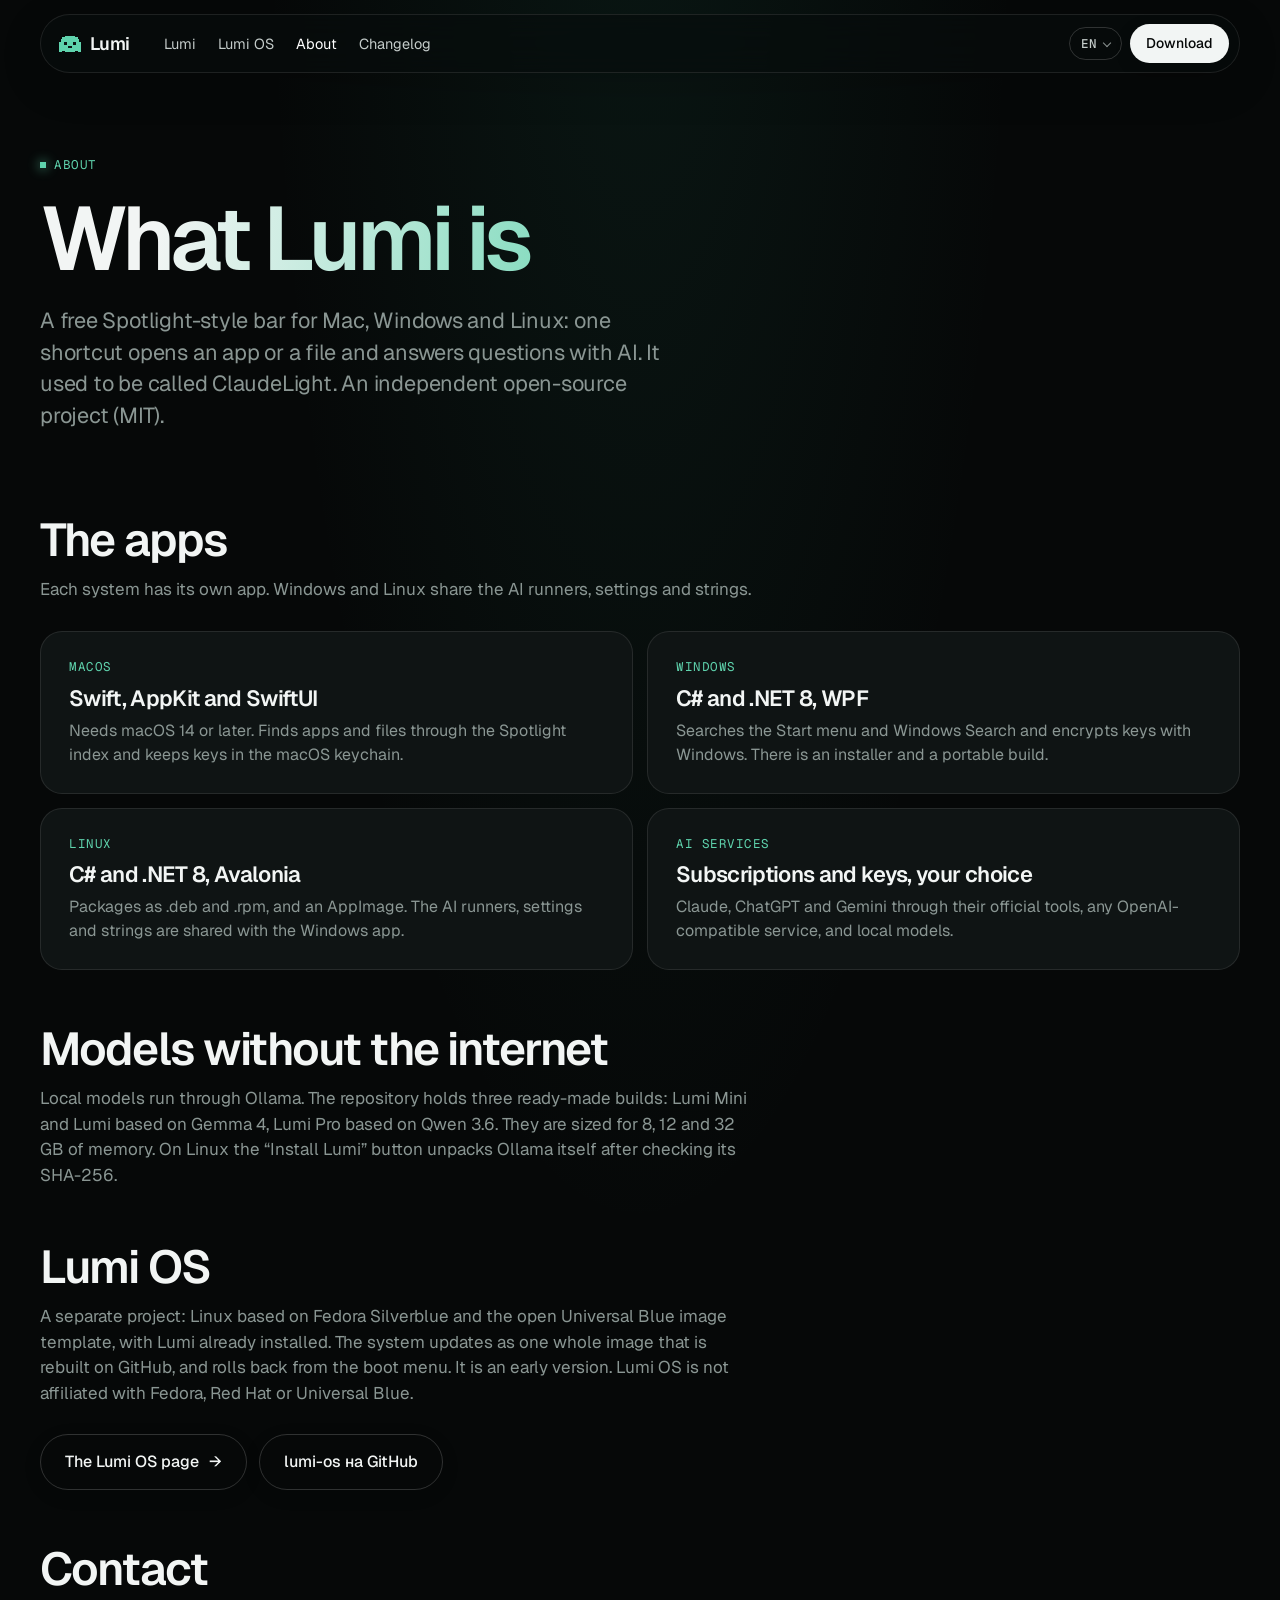
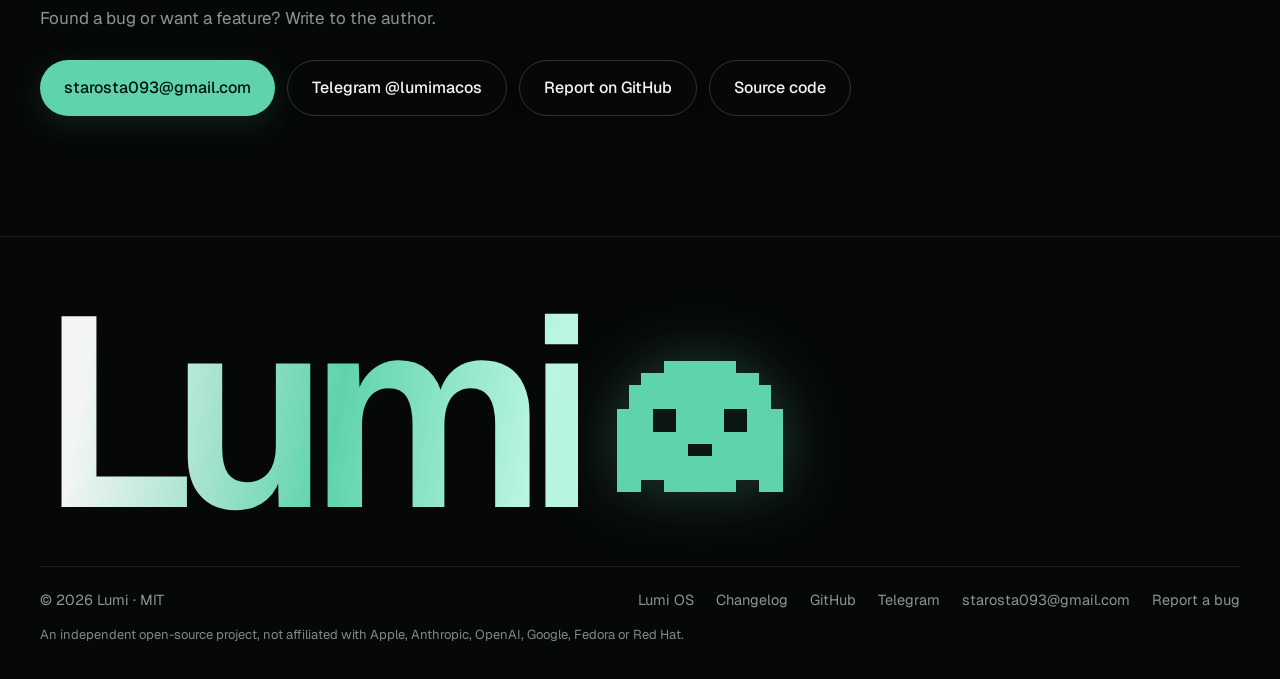
<file: site/about.html>
<!doctype html>
<html lang="ru">
<head>
<meta charset="utf-8">
<meta name="viewport" content="width=device-width, initial-scale=1">
<title>О проекте Lumi — что это и как устроено</title>
<meta name="description" content="Lumi — бесплатная строка с ИИ для Mac, Windows и Linux. Как она устроена: Swift на macOS, C# и .NET на Windows и Linux, локальные модели через Ollama, Lumi OS на Fedora Silverblue.">
<link rel="canonical" href="https://alberts15.github.io/Lumi/about.html">
<link rel="alternate" hreflang="ru" href="https://alberts15.github.io/Lumi/about.html?lang=ru">
<link rel="alternate" hreflang="en" href="https://alberts15.github.io/Lumi/about.html?lang=en">
<link rel="alternate" hreflang="de" href="https://alberts15.github.io/Lumi/about.html?lang=de">
<link rel="alternate" hreflang="es" href="https://alberts15.github.io/Lumi/about.html?lang=es">
<link rel="alternate" hreflang="fr" href="https://alberts15.github.io/Lumi/about.html?lang=fr">
<link rel="alternate" hreflang="x-default" href="https://alberts15.github.io/Lumi/about.html">
<meta property="og:title" content="О проекте Lumi — что это и как устроено">
<meta property="og:description" content="Бесплатная строка с ИИ для Mac, Windows и Linux. Как она устроена и как связаться.">
<meta property="og:image" content="https://alberts15.github.io/Lumi/og.png">
<meta property="og:image:width" content="1280">
<meta property="og:image:height" content="640">
<meta property="og:image:alt" content="Пиксельный призрак Lumi и надпись «Spotlight + AI in one bar»">
<meta property="og:url" content="https://alberts15.github.io/Lumi/about.html">
<meta property="og:site_name" content="Lumi">
<meta property="og:type" content="website">
<meta property="og:locale" content="ru_RU">
<meta property="og:locale:alternate" content="en_US">
<meta property="og:locale:alternate" content="de_DE">
<meta property="og:locale:alternate" content="es_ES">
<meta property="og:locale:alternate" content="fr_FR">
<meta name="twitter:card" content="summary_large_image">
<meta name="twitter:title" content="О проекте Lumi — что это и как устроено">
<meta name="twitter:description" content="Бесплатная строка с ИИ для Mac, Windows и Linux. Как она устроена и как связаться.">
<meta name="twitter:image" content="https://alberts15.github.io/Lumi/og.png">
<meta name="theme-color" content="#060808">
<link rel="icon" href="icon-32.png" sizes="32x32" type="image/png">
<link rel="icon" href="icon-192.png" sizes="192x192" type="image/png">
<link rel="apple-touch-icon" href="apple-touch-icon.png">
<link rel="preconnect" href="https://fonts.googleapis.com">
<link rel="preconnect" href="https://fonts.gstatic.com" crossorigin>
<link rel="preload" as="style" href="https://fonts.googleapis.com/css2?family=Geist:wght@400;500;600&family=Geist+Mono:wght@500&display=swap">
<script type="application/ld+json">
{
  "@context": "https://schema.org",
  "@type": "AboutPage",
  "name": "About Lumi",
  "url": "https://alberts15.github.io/Lumi/about.html",
  "mainEntity": {
    "@type": "SoftwareApplication",
    "name": "Lumi",
    "url": "https://alberts15.github.io/Lumi/",
    "applicationCategory": "UtilitiesApplication",
    "operatingSystem": "macOS 14+, Windows 10, Windows 11, Linux (x86-64)",
    "isAccessibleForFree": true,
    "offers": { "@type": "Offer", "price": "0", "priceCurrency": "USD" },
    "author": { "@type": "Person", "name": "AlbertS15", "url": "https://github.com/AlbertS15", "email": "starosta093@gmail.com" },
    "sameAs": ["https://github.com/AlbertS15/Lumi", "https://t.me/lumimacos"]
  }
}
</script>
<link href="https://fonts.googleapis.com/css2?family=Geist:wght@400;500;600&family=Geist+Mono:wght@500&display=swap" rel="stylesheet">
<link rel="stylesheet" href="style.css">
<link rel="stylesheet" href="refresh.css">
<style>
.head { padding: 150px 0 30px; }
.head h1 { font-size: clamp(44px, 7vw, 96px); letter-spacing: -0.055em; margin-top: 18px; }
.sec { padding: 56px 0 0; }
.sec h2 { font-size: clamp(28px, 3.6vw, 46px); letter-spacing: -0.04em; margin-bottom: 8px; }
.sec > .wrap > p { color: var(--mute); max-width: 720px; margin: 14px 0 0; font-size: 17px; }
.grid { display: grid; grid-template-columns: repeat(2, 1fr); gap: 14px; margin-top: 28px; }
@media (max-width: 800px) { .grid { grid-template-columns: 1fr; } }
.grid .card { padding: 26px 28px; }
.grid h3 { font-size: 22px; letter-spacing: -0.03em; }
.grid .tag { display: block; color: var(--teal); margin-bottom: 10px; }
.grid p { color: var(--mute); margin: 10px 0 0; font-size: 16px; }
.grid code { background: #ffffff0d; border-radius: 6px; padding: 1px 6px; font-size: 13.5px; }
.grid a, .sec p a { color: var(--text); text-decoration: underline; text-decoration-color: #ffffff40; text-underline-offset: 3px; }
.ctas { display: flex; gap: 12px; flex-wrap: wrap; margin-top: 28px; }
.last { padding-bottom: 120px; }
</style>
</head>
<body>
<a class="skip" href="#main" data-i18n="ui_skip">Перейти к содержанию</a>

<nav class="nav" aria-label="Lumi">
  <a class="logo" href="./"><canvas class="px ghost" width="14" height="13"></canvas>Lumi</a>
  <div class="links">
    <a href="./">Lumi</a>
    <a href="os.html">Lumi OS</a>
    <a href="about.html" class="on" aria-current="page" data-i18n="ui_about">О проекте</a>
    <a href="changelog.html" data-i18n="ui_changelog">Что нового</a>
  </div>
  <div class="r">
    <button class="lang" id="lang" type="button" aria-label="Язык: Русский">RU</button>
    <a class="btn sm" href="index.html#download"><span class="roll"><span data-i18n="download">Скачать</span><span data-i18n="download">Скачать</span></span></a>
  </div>
</nav>

<main id="main" tabindex="-1">
<header class="head">
  <div class="wrap">
    <span class="eyebrow mono" data-i18n="label">О проекте</span>
    <h1 class="grad" data-i18n="h1">Что такое Lumi</h1>
    <p class="sub" data-i18n="sub">Бесплатная строка в стиле Spotlight для Mac, Windows и Linux: одним сочетанием клавиш открывает программу или файл и отвечает на вопросы с помощью ИИ. Раньше называлась ClaudeLight. Проект независимый, с открытым кодом (MIT).</p>
  </div>
</header>

<section class="sec" aria-labelledby="h-apps">
  <div class="wrap">
    <h2 id="h-apps" class="reveal" data-i18n="apps_h">Приложения</h2>
    <p class="reveal" data-i18n="apps_p">Под каждую систему своё приложение. ИИ-запуски, настройки и тексты общие у Windows и Linux.</p>
    <div class="grid">
      <div class="card reveal"><span class="tag mono">macOS</span><h3 data-i18n="mac_h">Swift, AppKit и SwiftUI</h3><p data-i18n="mac_p">Нужен macOS 14 или новее. Программы и файлы ищет через индекс Spotlight, ключи хранит в связке ключей macOS.</p></div>
      <div class="card reveal d1"><span class="tag mono">Windows</span><h3 data-i18n="win_h">C# и .NET 8, WPF</h3><p data-i18n="win_p">Ищет через меню «Пуск» и Windows Search, ключи шифрует средствами Windows. Есть установщик и портативная версия.</p></div>
      <div class="card reveal"><span class="tag mono">Linux</span><h3 data-i18n="lin_h">C# и .NET 8, Avalonia</h3><p data-i18n="lin_p">Пакеты .deb и .rpm и AppImage. Запуск ИИ, настройки и тексты общие с версией для Windows.</p></div>
      <div class="card reveal d1"><span class="tag mono" data-i18n="svc_tag">Сервисы ИИ</span><h3 data-i18n="svc_h">Подписки и ключи на выбор</h3><p data-i18n="svc_p">Claude, ChatGPT и Gemini через их официальные программы, любой сервис, совместимый с OpenAI, и локальные модели.</p></div>
    </div>
  </div>
</section>

<section class="sec" aria-labelledby="h-models">
  <div class="wrap">
    <h2 id="h-models" class="reveal" data-i18n="mod_h">Модели без интернета</h2>
    <p class="reveal" data-i18n-html="mod_p">Локальные модели работают через Ollama. В репозитории лежат три готовые сборки: Lumi Mini и Lumi на основе Gemma 4, Lumi Pro на основе Qwen 3.6. Они рассчитаны на 8, 12 и 32 ГБ памяти. На Linux кнопка «Установить Lumi» сама распаковывает Ollama, сверив контрольную сумму SHA-256.</p>
  </div>
</section>

<section class="sec" aria-labelledby="h-os">
  <div class="wrap">
    <h2 id="h-os" class="reveal" data-i18n="os_h">Lumi OS</h2>
    <p class="reveal" data-i18n-html="os_p">Отдельный проект: Linux на основе Fedora Silverblue и открытого шаблона образа Universal Blue, в котором Lumi уже установлена. Система обновляется целым образом, который пересобирается на GitHub, и откатывается назад из меню загрузки. Это ранняя версия. Lumi OS не связана с Fedora, Red Hat и Universal Blue.</p>
    <div class="ctas reveal">
      <a class="btn ghost" href="os.html"><span class="roll"><span data-i18n="os_btn">Страница Lumi OS</span><span data-i18n="os_btn">Страница Lumi OS</span></span><span class="arr">→</span></a>
      <a class="btn ghost" href="https://github.com/AlbertS15/lumi-os"><span class="roll"><span>lumi-os на GitHub</span><span>lumi-os на GitHub</span></span></a>
    </div>
  </div>
</section>

<section class="sec last" id="contact" aria-labelledby="h-contact">
  <div class="wrap">
    <h2 id="h-contact" class="reveal" data-i18n="c_h">Связь</h2>
    <p class="reveal" data-i18n="c_p">Нашли ошибку или хотите новую функцию? Напишите автору.</p>
    <div class="ctas reveal">
      <a class="btn teal" href="mailto:starosta093@gmail.com?subject=Lumi"><span class="roll"><span>starosta093@gmail.com</span><span>starosta093@gmail.com</span></span></a>
      <a class="btn ghost" href="https://t.me/lumimacos"><span class="roll"><span>Telegram @lumimacos</span><span>Telegram @lumimacos</span></span></a>
      <a class="btn ghost" href="https://github.com/AlbertS15/Lumi/issues"><span class="roll"><span data-i18n="c_gh">Ошибка на GitHub</span><span data-i18n="c_gh">Ошибка на GitHub</span></span></a>
      <a class="btn ghost" href="https://github.com/AlbertS15/Lumi"><span class="roll"><span data-i18n="c_code">Исходный код</span><span data-i18n="c_code">Исходный код</span></span></a>
    </div>
  </div>
</section>
</main>

<footer class="foot">
  <div class="wrap">
    <div class="big"><span class="grad">Lumi</span><canvas class="px ghost live" width="14" height="13"></canvas></div>
    <div class="row">
      <span>© 2026 Lumi · MIT</span>
      <div class="r">
        <a href="os.html">Lumi OS</a>
        <a href="changelog.html" data-i18n="ui_changelog">Что нового</a>
        <a href="https://github.com/AlbertS15/Lumi">GitHub</a>
        <a href="https://t.me/lumimacos">Telegram</a>
        <a href="mailto:starosta093@gmail.com">starosta093@gmail.com</a>
        <a href="https://github.com/AlbertS15/Lumi/issues" data-i18n="bug">Сообщить об ошибке</a>
      </div>
      <span class="legal" data-i18n="legal">Независимый проект с открытым кодом. Не связан с Apple, Anthropic, OpenAI, Google, Fedora и Red Hat.</span>
    </div>
  </div>
</footer>

<script>
window.PAGE = {
  en: { title: "About Lumi — what it is and how it's built", description: "Lumi is a free AI bar for Mac, Windows and Linux. How it's built: Swift on macOS, C# and .NET on Windows and Linux, local models through Ollama, Lumi OS on Fedora Silverblue.",
    label: "About", h1: "What Lumi is", sub: "A free Spotlight-style bar for Mac, Windows and Linux: one shortcut opens an app or a file and answers questions with AI. It used to be called ClaudeLight. An independent open-source project (MIT).",
    apps_h: "The apps", apps_p: "Each system has its own app. Windows and Linux share the AI runners, settings and strings.",
    mac_h: "Swift, AppKit and SwiftUI", mac_p: "Needs macOS 14 or later. Finds apps and files through the Spotlight index and keeps keys in the macOS keychain.",
    win_h: "C# and .NET 8, WPF", win_p: "Searches the Start menu and Windows Search and encrypts keys with Windows. There is an installer and a portable build.",
    lin_h: "C# and .NET 8, Avalonia", lin_p: "Packages as .deb and .rpm, and an AppImage. The AI runners, settings and strings are shared with the Windows app.",
    svc_tag: "AI services", svc_h: "Subscriptions and keys, your choice", svc_p: "Claude, ChatGPT and Gemini through their official tools, any OpenAI-compatible service, and local models.",
    mod_h: "Models without the internet", mod_p: "Local models run through Ollama. The repository holds three ready-made builds: Lumi Mini and Lumi based on Gemma 4, Lumi Pro based on Qwen 3.6. They are sized for 8, 12 and 32 GB of memory. On Linux the “Install Lumi” button unpacks Ollama itself after checking its SHA-256.",
    os_h: "Lumi OS", os_p: "A separate project: Linux based on Fedora Silverblue and the open Universal Blue image template, with Lumi already installed. The system updates as one whole image that is rebuilt on GitHub, and rolls back from the boot menu. It is an early version. Lumi OS is not affiliated with Fedora, Red Hat or Universal Blue.",
    os_btn: "The Lumi OS page", c_h: "Contact", c_p: "Found a bug or want a feature? Write to the author.", c_gh: "Report on GitHub", c_code: "Source code",
    download: "Download", bug: "Report a bug", legal: "An independent open-source project, not affiliated with Apple, Anthropic, OpenAI, Google, Fedora or Red Hat." },
  de: { title: "Über Lumi — was es ist und wie es gebaut ist", description: "Lumi ist eine kostenlose KI-Leiste für Mac, Windows und Linux. So ist sie gebaut: Swift auf macOS, C# und .NET auf Windows und Linux, lokale Modelle über Ollama, Lumi OS auf Fedora Silverblue.",
    label: "Über Lumi", h1: "Was Lumi ist", sub: "Eine kostenlose Leiste im Stil von Spotlight für Mac, Windows und Linux: Ein Tastenkürzel öffnet ein Programm oder eine Datei und beantwortet Fragen mit KI. Hieß früher ClaudeLight. Ein unabhängiges Open-Source-Projekt (MIT).",
    apps_h: "Die Apps", apps_p: "Jedes System hat seine eigene App. Windows und Linux teilen sich KI-Anbindung, Einstellungen und Texte.",
    mac_h: "Swift, AppKit und SwiftUI", mac_p: "Benötigt macOS 14 oder neuer. Sucht Programme und Dateien über den Spotlight-Index und legt Schlüssel im macOS-Schlüsselbund ab.",
    win_h: "C# und .NET 8, WPF", win_p: "Sucht über das Startmenü und Windows Search und lässt Schlüssel von Windows verschlüsseln. Es gibt ein Installationsprogramm und eine portable Version.",
    lin_h: "C# und .NET 8, Avalonia", lin_p: "Als .deb, .rpm und AppImage. KI-Anbindung, Einstellungen und Texte teilt sie sich mit der Windows-App.",
    svc_tag: "KI-Dienste", svc_h: "Abos und Schlüssel nach Wahl", svc_p: "Claude, ChatGPT und Gemini über ihre offiziellen Programme, jeder OpenAI-kompatible Dienst und lokale Modelle.",
    mod_h: "Modelle ohne Internet", mod_p: "Lokale Modelle laufen über Ollama. Im Repository liegen drei fertige Varianten: Lumi Mini und Lumi auf Basis von Gemma 4, Lumi Pro auf Basis von Qwen 3.6. Sie sind für 8, 12 und 32 GB Speicher ausgelegt. Unter Linux entpackt „Lumi installieren“ Ollama selbst, nachdem es die SHA-256-Prüfsumme geprüft hat.",
    os_h: "Lumi OS", os_p: "Ein eigenes Projekt: Linux auf Basis von Fedora Silverblue und der offenen Image-Vorlage von Universal Blue, mit bereits installiertem Lumi. Das System wird als ganzes Image aktualisiert, das auf GitHub neu gebaut wird, und lässt sich im Startmenü zurücksetzen. Es ist eine frühe Version. Lumi OS ist nicht mit Fedora, Red Hat oder Universal Blue verbunden.",
    os_btn: "Die Lumi-OS-Seite", c_h: "Kontakt", c_p: "Fehler gefunden oder eine Funktion gewünscht? Schreiben Sie dem Autor.", c_gh: "Auf GitHub melden", c_code: "Quellcode",
    download: "Herunterladen", bug: "Fehler melden", legal: "Ein unabhängiges Open-Source-Projekt, nicht mit Apple, Anthropic, OpenAI, Google, Fedora oder Red Hat verbunden." },
  es: { title: "Acerca de Lumi — qué es y cómo está hecha", description: "Lumi es una barra con IA gratuita para Mac, Windows y Linux. Cómo está hecha: Swift en macOS, C# y .NET en Windows y Linux, modelos locales con Ollama, Lumi OS sobre Fedora Silverblue.",
    label: "Acerca de", h1: "Qué es Lumi", sub: "Una barra gratuita al estilo de Spotlight para Mac, Windows y Linux: un atajo abre una app o un archivo y responde preguntas con IA. Antes se llamaba ClaudeLight. Un proyecto independiente de código abierto (MIT).",
    apps_h: "Las apps", apps_p: "Cada sistema tiene su propia app. Windows y Linux comparten la conexión con la IA, los ajustes y los textos.",
    mac_h: "Swift, AppKit y SwiftUI", mac_p: "Requiere macOS 14 o posterior. Busca apps y archivos con el índice de Spotlight y guarda las claves en el llavero de macOS.",
    win_h: "C# y .NET 8, WPF", win_p: "Busca en el menú Inicio y en Windows Search y cifra las claves con Windows. Hay instalador y versión portátil.",
    lin_h: "C# y .NET 8, Avalonia", lin_p: "En paquetes .deb y .rpm y como AppImage. La conexión con la IA, los ajustes y los textos son los mismos que en la app de Windows.",
    svc_tag: "Servicios de IA", svc_h: "Suscripciones y claves, a tu elección", svc_p: "Claude, ChatGPT y Gemini mediante sus programas oficiales, cualquier servicio compatible con OpenAI y modelos locales.",
    mod_h: "Modelos sin internet", mod_p: "Los modelos locales funcionan con Ollama. El repositorio incluye tres versiones listas: Lumi Mini y Lumi basadas en Gemma 4, y Lumi Pro basada en Qwen 3.6. Están pensadas para 8, 12 y 32 GB de memoria. En Linux, el botón «Instalar Lumi» descomprime Ollama por sí mismo tras comprobar su SHA-256.",
    os_h: "Lumi OS", os_p: "Un proyecto aparte: Linux basado en Fedora Silverblue y en la plantilla de imagen abierta de Universal Blue, con Lumi ya instalada. El sistema se actualiza como una imagen completa que se reconstruye en GitHub y se puede revertir desde el menú de arranque. Es una versión temprana. Lumi OS no tiene relación con Fedora, Red Hat ni Universal Blue.",
    os_btn: "La página de Lumi OS", c_h: "Contacto", c_p: "¿Has encontrado un error o quieres una función? Escribe al autor.", c_gh: "Avisar en GitHub", c_code: "Código fuente",
    download: "Descargar", bug: "Avisar de un error", legal: "Un proyecto independiente de código abierto, sin relación con Apple, Anthropic, OpenAI, Google, Fedora ni Red Hat." },
  fr: { title: "À propos de Lumi — ce que c'est et comment c'est fait", description: "Lumi est une barre IA gratuite pour Mac, Windows et Linux. Comment elle est faite : Swift sur macOS, C# et .NET sur Windows et Linux, modèles locaux via Ollama, Lumi OS sur Fedora Silverblue.",
    label: "À propos", h1: "Ce qu'est Lumi", sub: "Une barre gratuite dans le style de Spotlight pour Mac, Windows et Linux : un raccourci ouvre une app ou un fichier et répond aux questions avec l'IA. Elle s'appelait ClaudeLight. Un projet indépendant et open source (MIT).",
    apps_h: "Les apps", apps_p: "Chaque système a sa propre app. Windows et Linux partagent la connexion à l'IA, les réglages et les textes.",
    mac_h: "Swift, AppKit et SwiftUI", mac_p: "Nécessite macOS 14 ou plus récent. Cherche les apps et les fichiers via l'index Spotlight et garde les clés dans le trousseau macOS.",
    win_h: "C# et .NET 8, WPF", win_p: "Cherche dans le menu Démarrer et Windows Search, et chiffre les clés avec Windows. Un installateur et une version portable sont fournis.",
    lin_h: "C# et .NET 8, Avalonia", lin_p: "En paquets .deb et .rpm et en AppImage. La connexion à l'IA, les réglages et les textes sont communs avec l'app Windows.",
    svc_tag: "Services d'IA", svc_h: "Abonnements et clés, au choix", svc_p: "Claude, ChatGPT et Gemini via leurs programmes officiels, tout service compatible OpenAI et des modèles locaux.",
    mod_h: "Des modèles sans internet", mod_p: "Les modèles locaux tournent avec Ollama. Le dépôt contient trois versions prêtes : Lumi Mini et Lumi basées sur Gemma 4, Lumi Pro basée sur Qwen 3.6. Elles sont prévues pour 8, 12 et 32 Go de mémoire. Sous Linux, le bouton « Installer Lumi » décompresse Ollama lui-même après avoir vérifié son SHA-256.",
    os_h: "Lumi OS", os_p: "Un projet à part : un Linux basé sur Fedora Silverblue et sur le modèle d'image ouvert d'Universal Blue, avec Lumi déjà installée. Le système se met à jour comme une image entière reconstruite sur GitHub, et on peut revenir en arrière depuis le menu de démarrage. C'est une version précoce. Lumi OS n'a aucun lien avec Fedora, Red Hat ou Universal Blue.",
    os_btn: "La page Lumi OS", c_h: "Contact", c_p: "Un bug ou une idée de fonction ? Écrivez à l'auteur.", c_gh: "Signaler sur GitHub", c_code: "Code source",
    download: "Télécharger", bug: "Signaler un bug", legal: "Un projet indépendant et open source, sans lien avec Apple, Anthropic, OpenAI, Google, Fedora ou Red Hat." },
};
</script>
<script src="site.js"></script>
<script>Site.applyLang();</script>
</body>
</html>
</file>
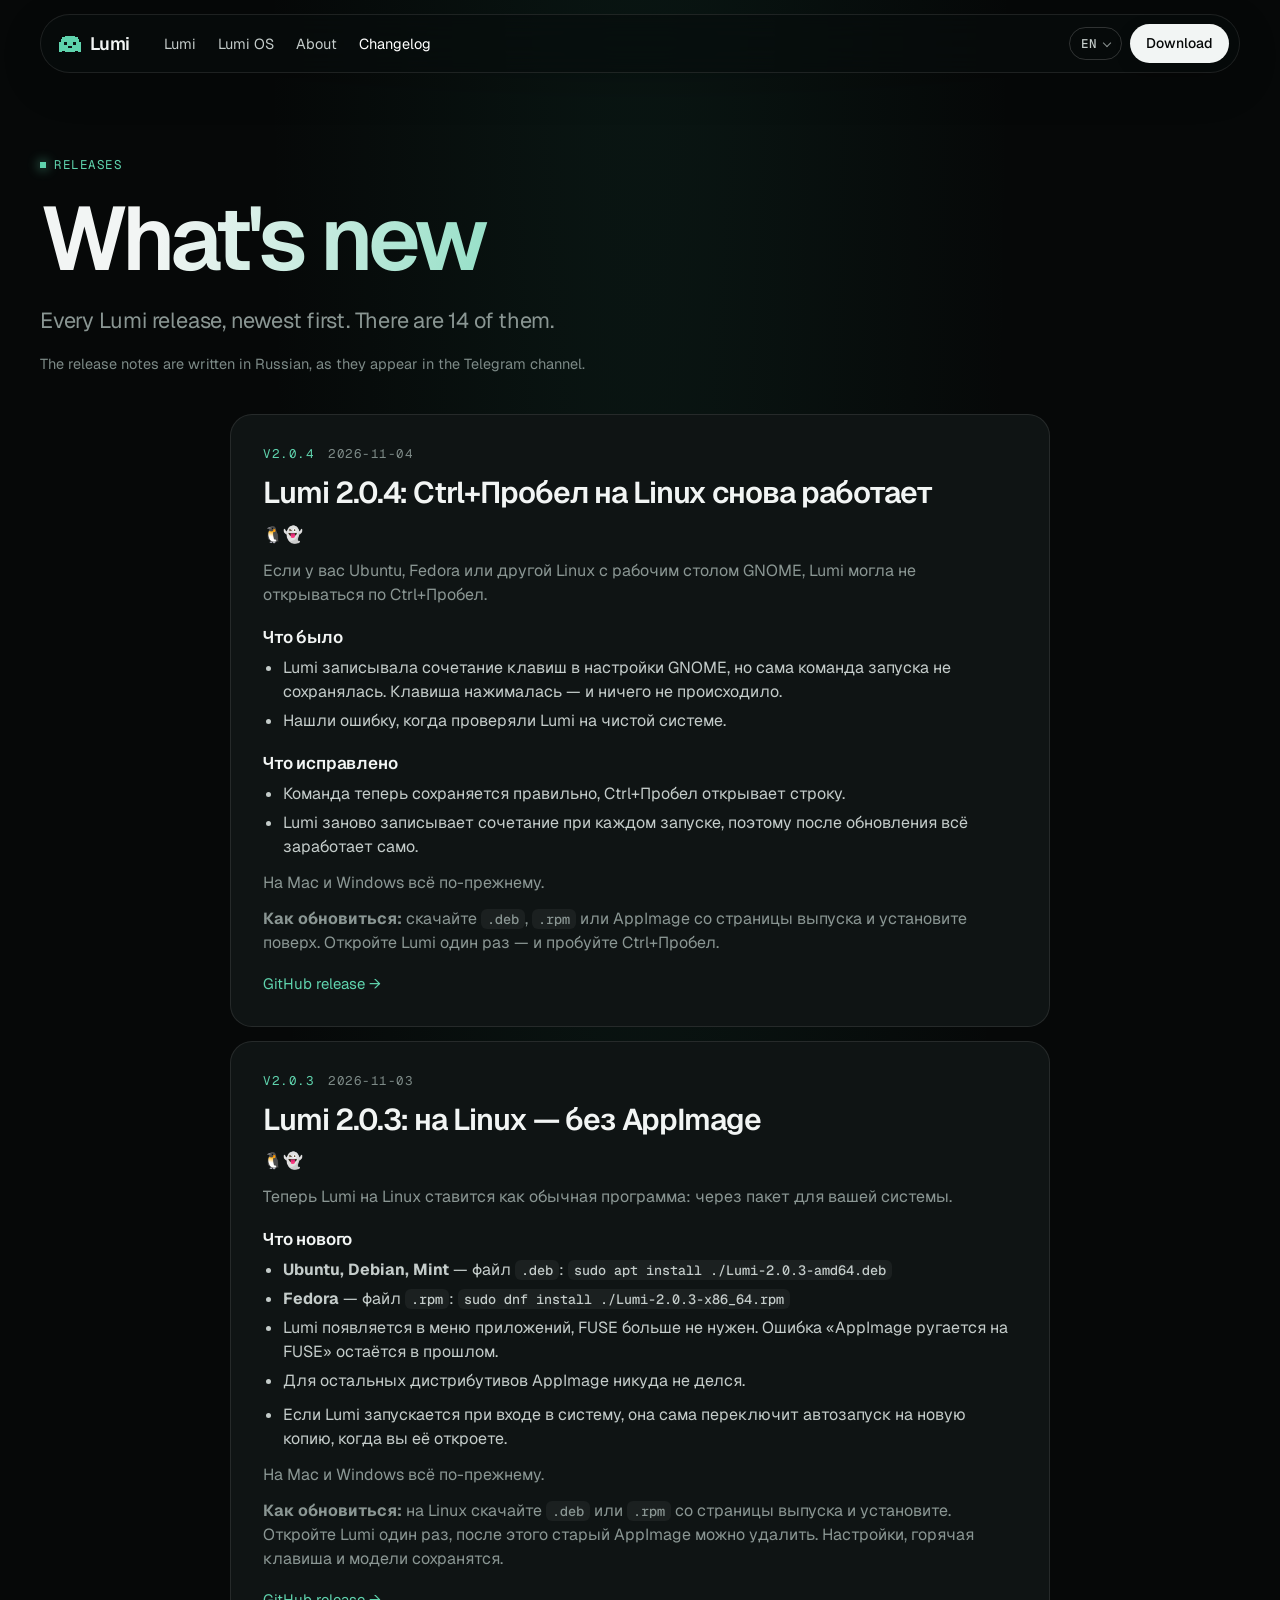
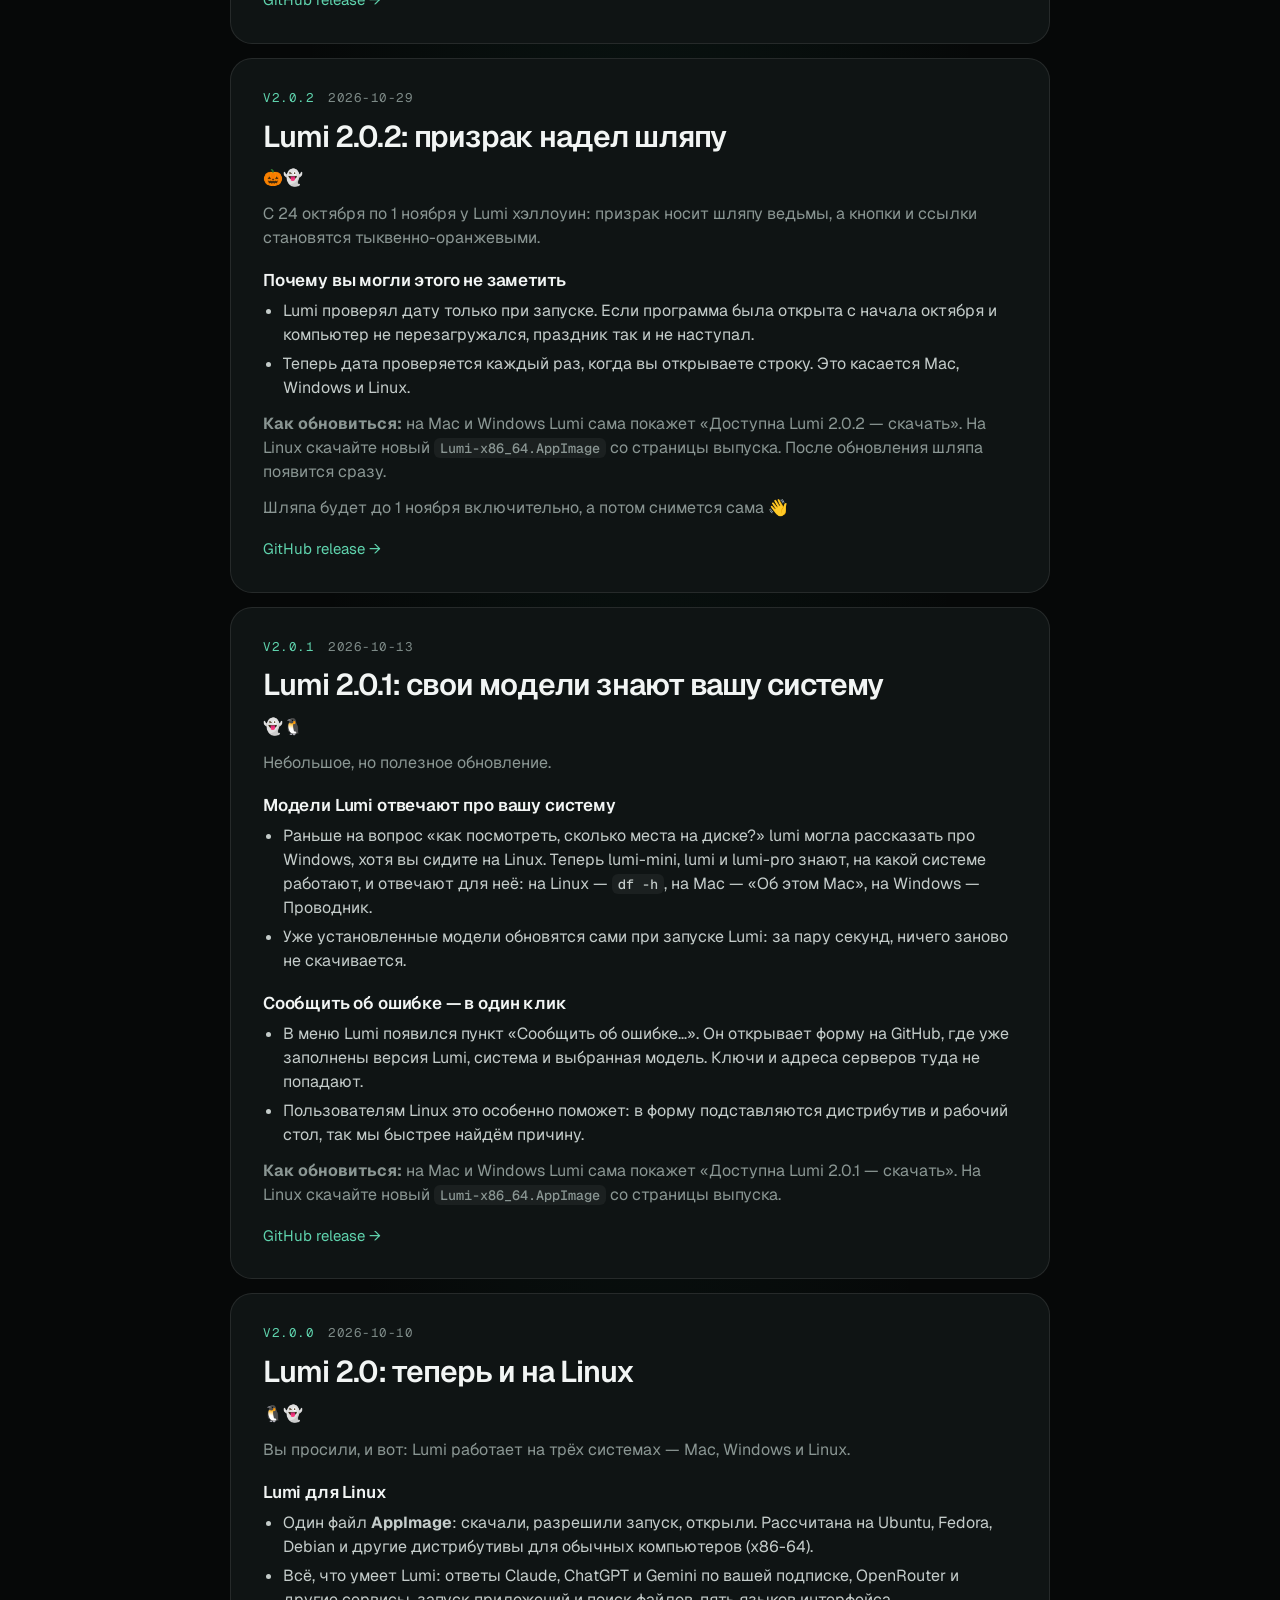
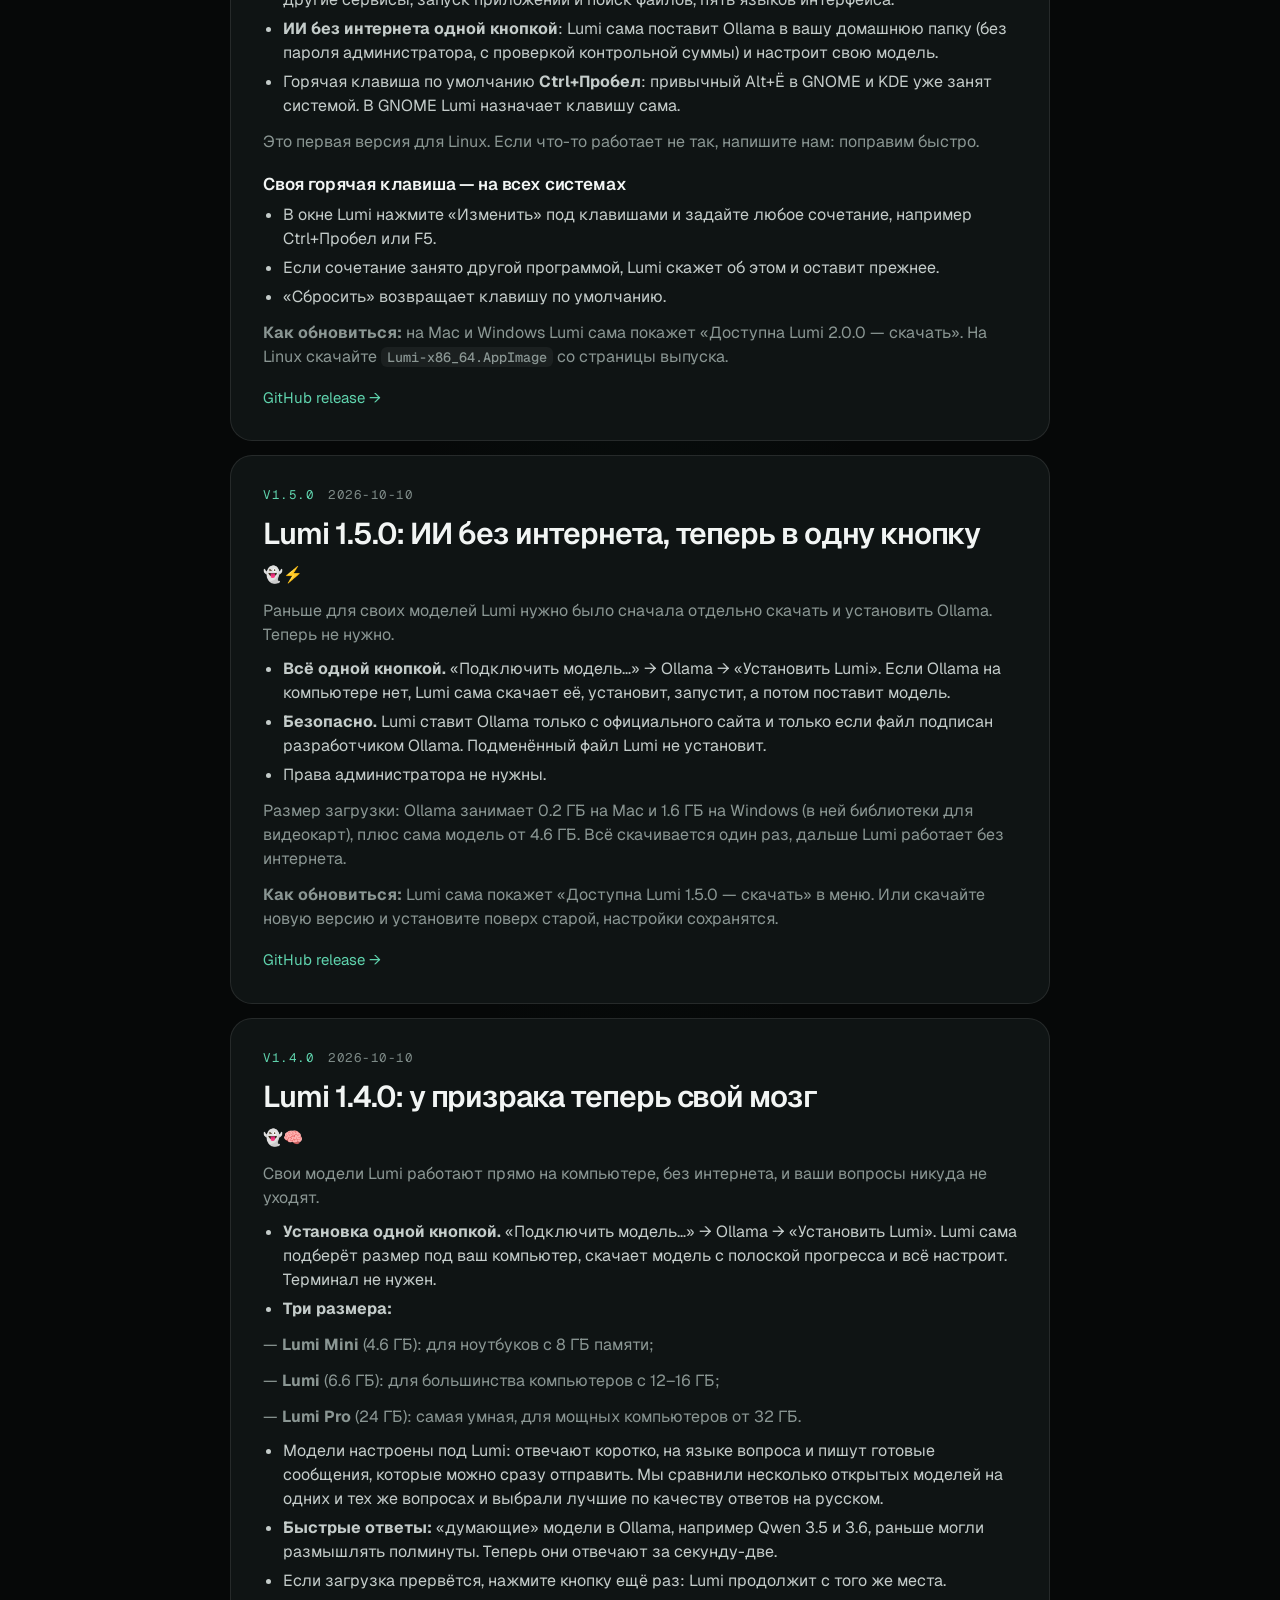
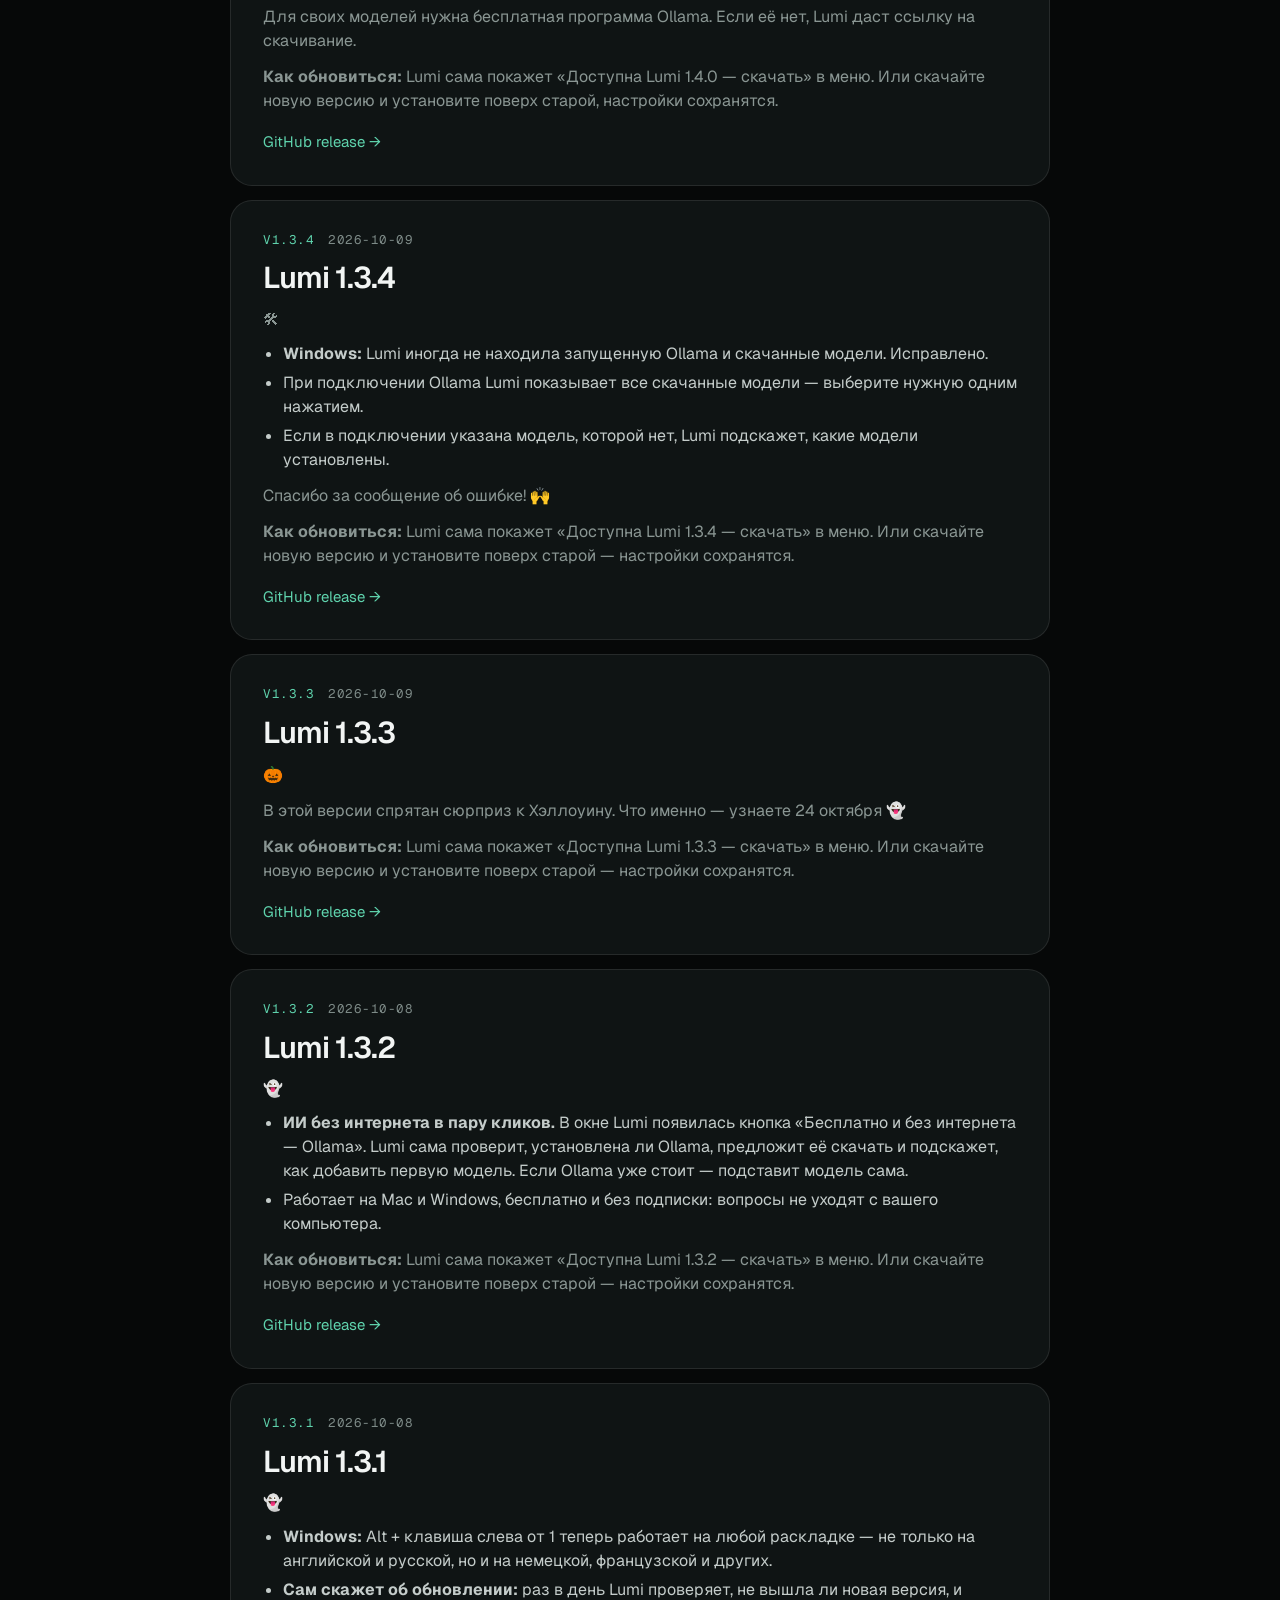
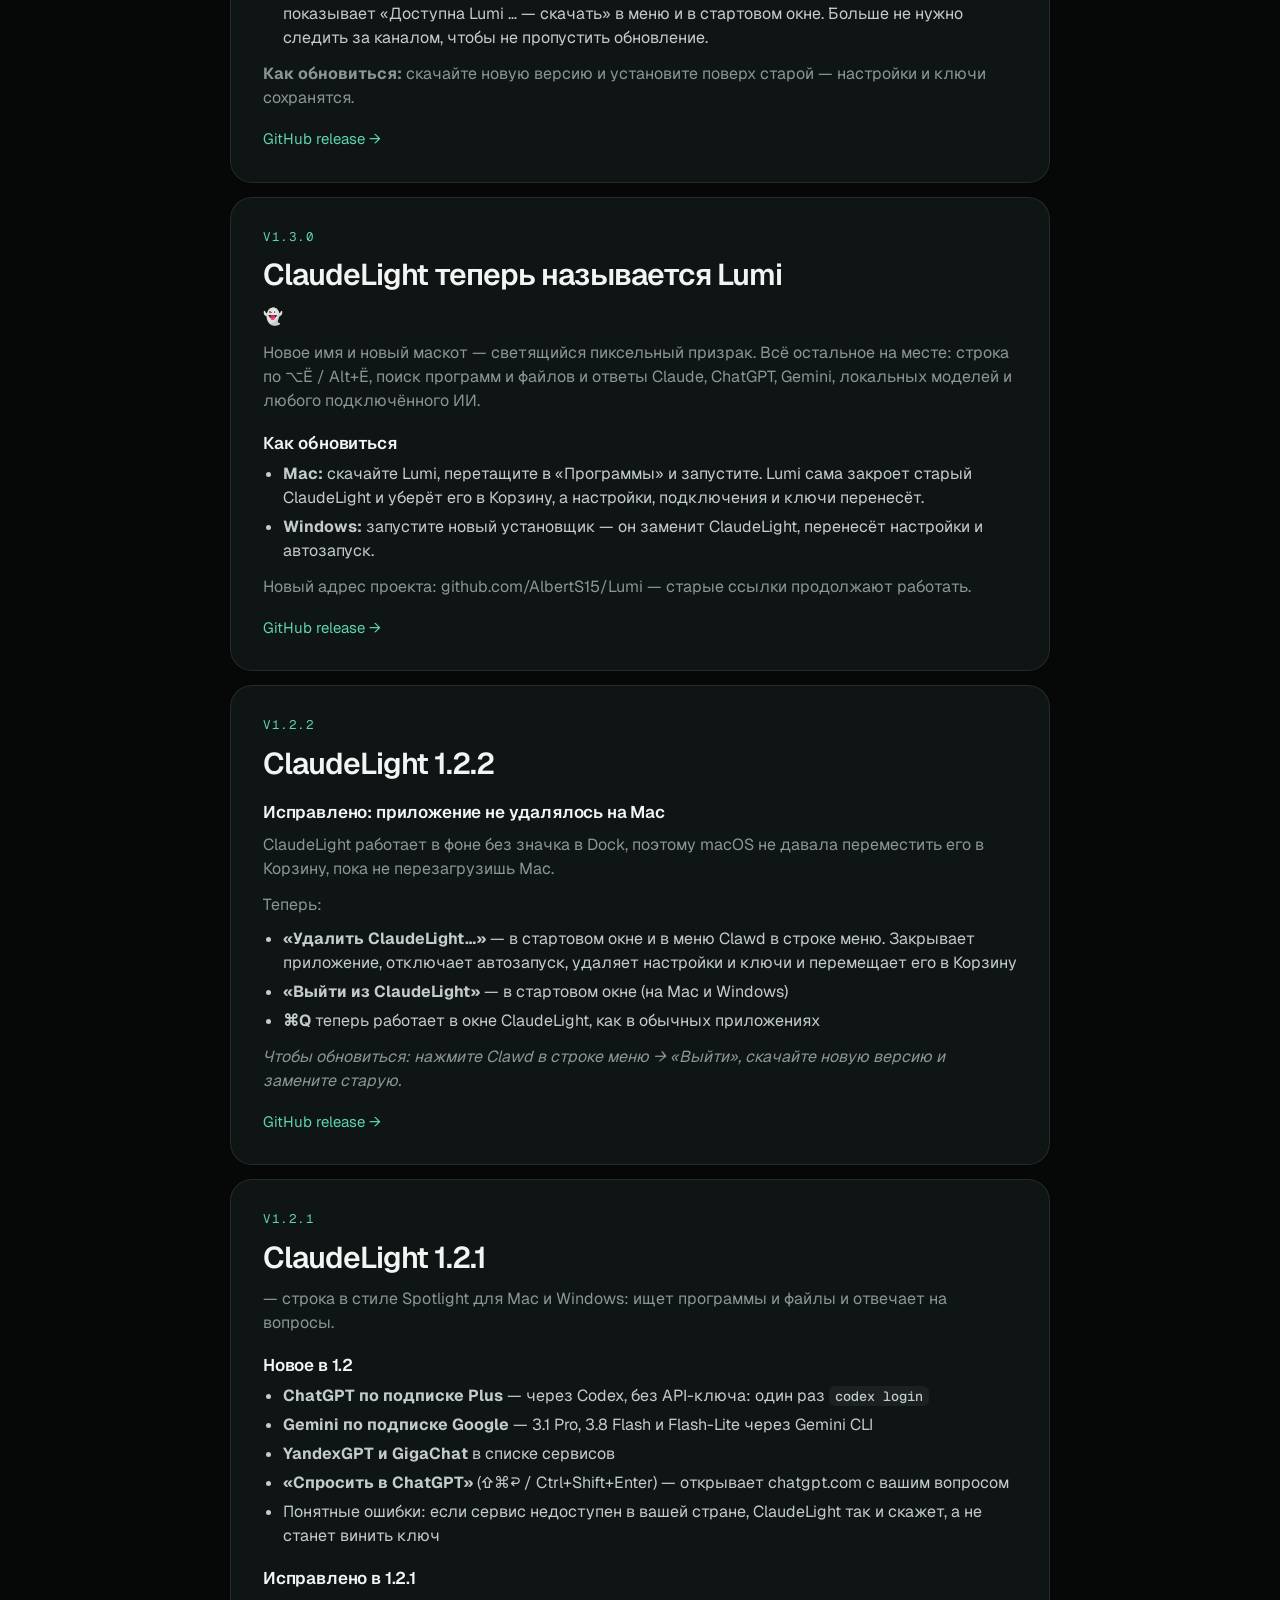
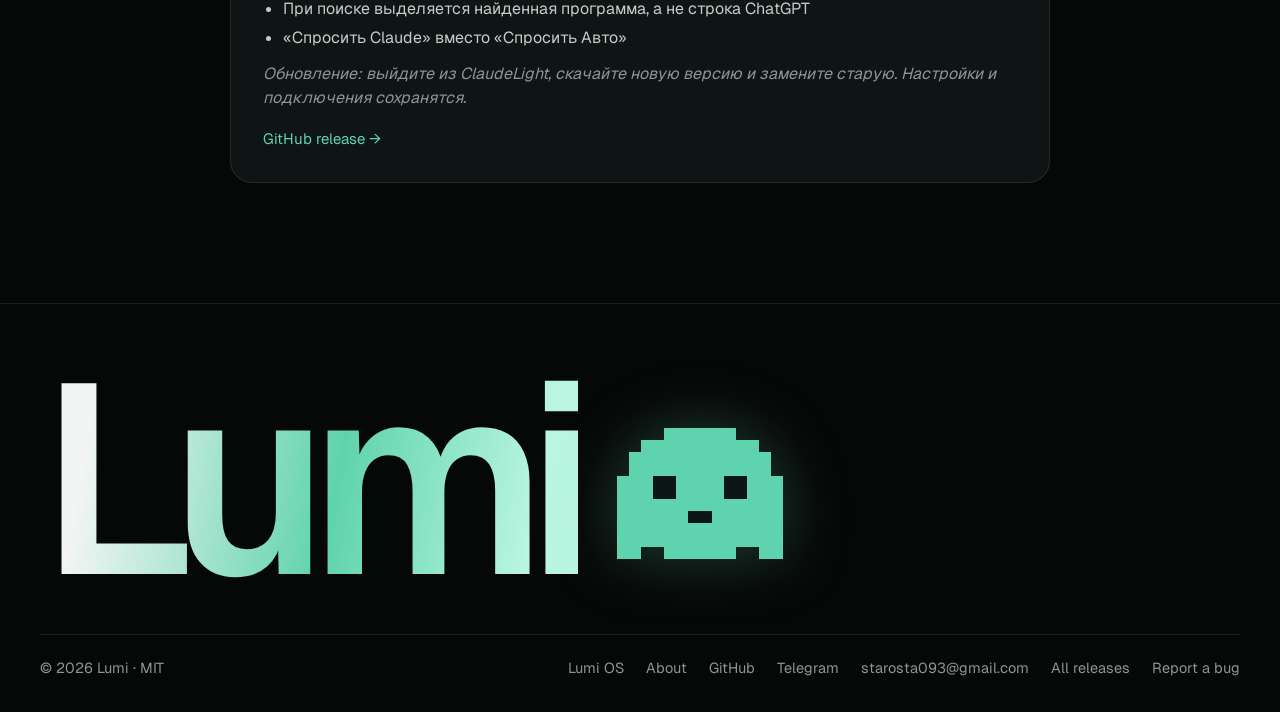
<file: site/changelog.html>
<!doctype html>
<html lang="ru">
<head>
<meta charset="utf-8">
<meta name="viewport" content="width=device-width, initial-scale=1">
<title>Что нового в Lumi — список версий</title>
<meta name="description" content="Все версии Lumi с описанием изменений, от новых к старым: что добавлено и что исправлено в приложении для Mac, Windows и Linux.">
<link rel="canonical" href="https://alberts15.github.io/Lumi/changelog.html">
<link rel="alternate" hreflang="ru" href="https://alberts15.github.io/Lumi/changelog.html?lang=ru">
<link rel="alternate" hreflang="en" href="https://alberts15.github.io/Lumi/changelog.html?lang=en">
<link rel="alternate" hreflang="de" href="https://alberts15.github.io/Lumi/changelog.html?lang=de">
<link rel="alternate" hreflang="es" href="https://alberts15.github.io/Lumi/changelog.html?lang=es">
<link rel="alternate" hreflang="fr" href="https://alberts15.github.io/Lumi/changelog.html?lang=fr">
<link rel="alternate" hreflang="x-default" href="https://alberts15.github.io/Lumi/changelog.html">
<meta property="og:title" content="Что нового в Lumi — список версий">
<meta property="og:description" content="Все версии Lumi с описанием изменений, от новых к старым.">
<meta property="og:image" content="https://alberts15.github.io/Lumi/og.png">
<meta property="og:image:width" content="1280">
<meta property="og:image:height" content="640">
<meta property="og:image:alt" content="Пиксельный призрак Lumi и надпись «Spotlight + AI in one bar»">
<meta property="og:url" content="https://alberts15.github.io/Lumi/changelog.html">
<meta property="og:site_name" content="Lumi">
<meta property="og:type" content="website">
<meta property="og:locale" content="ru_RU">
<meta property="og:locale:alternate" content="en_US">
<meta property="og:locale:alternate" content="de_DE">
<meta property="og:locale:alternate" content="es_ES">
<meta property="og:locale:alternate" content="fr_FR">
<meta name="twitter:card" content="summary_large_image">
<meta name="twitter:title" content="Что нового в Lumi — список версий">
<meta name="twitter:description" content="Все версии Lumi с описанием изменений, от новых к старым.">
<meta name="twitter:image" content="https://alberts15.github.io/Lumi/og.png">
<meta name="theme-color" content="#060808">
<link rel="icon" href="icon-32.png" sizes="32x32" type="image/png">
<link rel="icon" href="icon-192.png" sizes="192x192" type="image/png">
<link rel="apple-touch-icon" href="apple-touch-icon.png">
<link rel="preconnect" href="https://fonts.googleapis.com">
<link rel="preconnect" href="https://fonts.gstatic.com" crossorigin>
<link rel="preload" as="style" href="https://fonts.googleapis.com/css2?family=Geist:wght@400;500;600&family=Geist+Mono:wght@500&display=swap">
<script type="application/ld+json">
{
  "@context": "https://schema.org",
  "@type": "CollectionPage",
  "name": "Lumi changelog",
  "url": "https://alberts15.github.io/Lumi/changelog.html",
  "about": { "@type": "SoftwareApplication", "name": "Lumi", "url": "https://alberts15.github.io/Lumi/", "applicationCategory": "UtilitiesApplication", "operatingSystem": "macOS 14+, Windows 10, Windows 11, Linux (x86-64)", "offers": { "@type": "Offer", "price": "0", "priceCurrency": "USD" } }
}
</script>
<link href="https://fonts.googleapis.com/css2?family=Geist:wght@400;500;600&family=Geist+Mono:wght@500&display=swap" rel="stylesheet">
<link rel="stylesheet" href="style.css">
<link rel="stylesheet" href="refresh.css">
<style>
.head { padding: 150px 0 40px; }
.head h1 { font-size: clamp(44px, 7vw, 96px); letter-spacing: -0.055em; margin-top: 18px; }
.rels { display: grid; gap: 14px; padding-bottom: 120px; max-width: 820px; }
.rel { padding: 30px 32px; }
.rel header { display: flex; gap: 14px; align-items: center; color: var(--dim); }
.rel .ver { color: var(--teal); }
.rel h2 { font-size: clamp(22px, 2.4vw, 30px); letter-spacing: -0.035em; line-height: 1.15; margin-top: 12px; }
.rel h3 { font-size: 17px; letter-spacing: -0.01em; margin: 22px 0 6px; }
.rel p { color: var(--mute); margin: 12px 0 0; font-size: 16px; }
.rel ul { margin: 10px 0 0; padding-left: 20px; color: #c4ccca; font-size: 16px; }
.rel li { margin: 5px 0; }
.rel code { background: #ffffff0d; border-radius: 6px; padding: 1px 6px; font-size: 13.5px; }
.rel .more { display: inline-block; margin-top: 18px; color: var(--teal); font-size: 15px; }
.rel .more:hover { text-decoration: underline; }
.note { color: var(--dim); font-size: 14.5px; margin-top: 16px; }
</style>
</head>
<body>
<a class="skip" href="#main" data-i18n="ui_skip">Перейти к содержанию</a>

<nav class="nav" aria-label="Lumi">
  <a class="logo" href="./"><canvas class="px ghost" width="14" height="13"></canvas>Lumi</a>
  <div class="links">
    <a href="./">Lumi</a>
    <a href="os.html">Lumi OS</a>
    <a href="about.html" data-i18n="ui_about">О проекте</a>
    <a href="changelog.html" class="on" aria-current="page" data-i18n="ui_changelog">Что нового</a>
  </div>
  <div class="r">
    <button class="lang" id="lang" type="button" aria-label="Язык: Русский">RU</button>
    <a class="btn sm" href="index.html#download"><span class="roll"><span data-i18n="download">Скачать</span><span data-i18n="download">Скачать</span></span></a>
  </div>
</nav>

<main id="main" tabindex="-1">
<header class="head">
  <div class="wrap">
    <span class="eyebrow mono" data-i18n="label">Версии</span>
    <h1 class="grad" data-i18n="h1">Что нового</h1>
    <p class="sub" data-i18n="sub">Все версии Lumi, от новых к старым. Здесь 14 версий.</p>
    <p class="note" data-i18n="note">Описания версий написаны по-русски: так они выходят в Telegram-канале.</p>
  </div>
</header>

<div class="wrap rels">
    <article class="card rel reveal" id="v2.0.4" lang="ru">
      <header><span class="mono ver">v2.0.4</span><time class="mono" datetime="2026-11-04">2026-11-04</time></header>
      <h2>Lumi 2.0.4: Ctrl+Пробел на Linux снова работает</h2>
      <p>🐧👻</p>
<p>Если у вас Ubuntu, Fedora или другой Linux с рабочим столом GNOME, Lumi могла не открываться по Ctrl+Пробел.</p>
<h3>Что было</h3>
<ul><li>Lumi записывала сочетание клавиш в настройки GNOME, но сама команда запуска не сохранялась. Клавиша нажималась — и ничего не происходило.</li><li>Нашли ошибку, когда проверяли Lumi на чистой системе.</li></ul>
<h3>Что исправлено</h3>
<ul><li>Команда теперь сохраняется правильно, Ctrl+Пробел открывает строку.</li><li>Lumi заново записывает сочетание при каждом запуске, поэтому после обновления всё заработает само.</li></ul>
<p>На Mac и Windows всё по-прежнему.</p>
<p><b>Как обновиться:</b> скачайте <code>.deb</code>, <code>.rpm</code> или AppImage со страницы выпуска и установите поверх. Откройте Lumi один раз — и пробуйте Ctrl+Пробел.</p>
      <a class="more" href="https://github.com/AlbertS15/Lumi/releases/tag/v2.0.4" lang="en">GitHub release →</a>
    </article>
    <article class="card rel reveal" id="v2.0.3" lang="ru">
      <header><span class="mono ver">v2.0.3</span><time class="mono" datetime="2026-11-03">2026-11-03</time></header>
      <h2>Lumi 2.0.3: на Linux — без AppImage</h2>
      <p>🐧👻</p>
<p>Теперь Lumi на Linux ставится как обычная программа: через пакет для вашей системы.</p>
<h3>Что нового</h3>
<ul><li><b>Ubuntu, Debian, Mint</b> — файл <code>.deb</code>: <code>sudo apt install ./Lumi-2.0.3-amd64.deb</code></li><li><b>Fedora</b> — файл <code>.rpm</code>: <code>sudo dnf install ./Lumi-2.0.3-x86_64.rpm</code></li><li>Lumi появляется в меню приложений, FUSE больше не нужен. Ошибка «AppImage ругается на FUSE» остаётся в прошлом.</li><li>Для остальных дистрибутивов AppImage никуда не делся.</li></ul>
<ul><li>Если Lumi запускается при входе в систему, она сама переключит автозапуск на новую копию, когда вы её откроете.</li></ul>
<p>На Mac и Windows всё по-прежнему.</p>
<p><b>Как обновиться:</b> на Linux скачайте <code>.deb</code> или <code>.rpm</code> со страницы выпуска и установите. Откройте Lumi один раз, после этого старый AppImage можно удалить. Настройки, горячая клавиша и модели сохранятся.</p>
      <a class="more" href="https://github.com/AlbertS15/Lumi/releases/tag/v2.0.3" lang="en">GitHub release →</a>
    </article>
    <article class="card rel reveal" id="v2.0.2" lang="ru">
      <header><span class="mono ver">v2.0.2</span><time class="mono" datetime="2026-10-29">2026-10-29</time></header>
      <h2>Lumi 2.0.2: призрак надел шляпу</h2>
      <p>🎃👻</p>
<p>С 24 октября по 1 ноября у Lumi хэллоуин: призрак носит шляпу ведьмы, а кнопки и ссылки становятся тыквенно-оранжевыми.</p>
<h3>Почему вы могли этого не заметить</h3>
<ul><li>Lumi проверял дату только при запуске. Если программа была открыта с начала октября и компьютер не перезагружался, праздник так и не наступал.</li><li>Теперь дата проверяется каждый раз, когда вы открываете строку. Это касается Mac, Windows и Linux.</li></ul>
<p><b>Как обновиться:</b> на Mac и Windows Lumi сама покажет «Доступна Lumi 2.0.2 — скачать». На Linux скачайте новый <code>Lumi-x86_64.AppImage</code> со страницы выпуска. После обновления шляпа появится сразу.</p>
<p>Шляпа будет до 1 ноября включительно, а потом снимется сама 👋</p>
      <a class="more" href="https://github.com/AlbertS15/Lumi/releases/tag/v2.0.2" lang="en">GitHub release →</a>
    </article>
    <article class="card rel reveal" id="v2.0.1" lang="ru">
      <header><span class="mono ver">v2.0.1</span><time class="mono" datetime="2026-10-13">2026-10-13</time></header>
      <h2>Lumi 2.0.1: свои модели знают вашу систему</h2>
      <p>👻🐧</p>
<p>Небольшое, но полезное обновление.</p>
<h3>Модели Lumi отвечают про вашу систему</h3>
<ul><li>Раньше на вопрос «как посмотреть, сколько места на диске?» lumi могла рассказать про Windows, хотя вы сидите на Linux. Теперь lumi-mini, lumi и lumi-pro знают, на какой системе работают, и отвечают для неё: на Linux — <code>df -h</code>, на Mac — «Об этом Mac», на Windows — Проводник.</li><li>Уже установленные модели обновятся сами при запуске Lumi: за пару секунд, ничего заново не скачивается.</li></ul>
<h3>Сообщить об ошибке — в один клик</h3>
<ul><li>В меню Lumi появился пункт «Сообщить об ошибке…». Он открывает форму на GitHub, где уже заполнены версия Lumi, система и выбранная модель. Ключи и адреса серверов туда не попадают.</li><li>Пользователям Linux это особенно поможет: в форму подставляются дистрибутив и рабочий стол, так мы быстрее найдём причину.</li></ul>
<p><b>Как обновиться:</b> на Mac и Windows Lumi сама покажет «Доступна Lumi 2.0.1 — скачать». На Linux скачайте новый <code>Lumi-x86_64.AppImage</code> со страницы выпуска.</p>
      <a class="more" href="https://github.com/AlbertS15/Lumi/releases/tag/v2.0.1" lang="en">GitHub release →</a>
    </article>
    <article class="card rel reveal" id="v2.0.0" lang="ru">
      <header><span class="mono ver">v2.0.0</span><time class="mono" datetime="2026-10-10">2026-10-10</time></header>
      <h2>Lumi 2.0: теперь и на Linux</h2>
      <p>🐧👻</p>
<p>Вы просили, и вот: Lumi работает на трёх системах — Mac, Windows и Linux.</p>
<h3>Lumi для Linux</h3>
<ul><li>Один файл <b>AppImage</b>: скачали, разрешили запуск, открыли. Рассчитана на Ubuntu, Fedora, Debian и другие дистрибутивы для обычных компьютеров (x86-64).</li><li>Всё, что умеет Lumi: ответы Claude, ChatGPT и Gemini по вашей подписке, OpenRouter и другие сервисы, запуск приложений и поиск файлов, пять языков интерфейса.</li><li><b>ИИ без интернета одной кнопкой</b>: Lumi сама поставит Ollama в вашу домашнюю папку (без пароля администратора, с проверкой контрольной суммы) и настроит свою модель.</li><li>Горячая клавиша по умолчанию <b>Ctrl+Пробел</b>: привычный Alt+Ё в GNOME и KDE уже занят системой. В GNOME Lumi назначает клавишу сама.</li></ul>
<p>Это первая версия для Linux. Если что-то работает не так, напишите нам: поправим быстро.</p>
<h3>Своя горячая клавиша — на всех системах</h3>
<ul><li>В окне Lumi нажмите «Изменить» под клавишами и задайте любое сочетание, например Ctrl+Пробел или F5.</li><li>Если сочетание занято другой программой, Lumi скажет об этом и оставит прежнее.</li><li>«Сбросить» возвращает клавишу по умолчанию.</li></ul>
<p><b>Как обновиться:</b> на Mac и Windows Lumi сама покажет «Доступна Lumi 2.0.0 — скачать». На Linux скачайте <code>Lumi-x86_64.AppImage</code> со страницы выпуска.</p>
      <a class="more" href="https://github.com/AlbertS15/Lumi/releases/tag/v2.0.0" lang="en">GitHub release →</a>
    </article>
    <article class="card rel reveal" id="v1.5.0" lang="ru">
      <header><span class="mono ver">v1.5.0</span><time class="mono" datetime="2026-10-10">2026-10-10</time></header>
      <h2>Lumi 1.5.0: ИИ без интернета, теперь в одну кнопку</h2>
      <p>👻⚡</p>
<p>Раньше для своих моделей Lumi нужно было сначала отдельно скачать и установить Ollama. Теперь не нужно.</p>
<ul><li><b>Всё одной кнопкой.</b> «Подключить модель…» → Ollama → «Установить Lumi». Если Ollama на компьютере нет, Lumi сама скачает её, установит, запустит, а потом поставит модель.</li><li><b>Безопасно.</b> Lumi ставит Ollama только с официального сайта и только если файл подписан разработчиком Ollama. Подменённый файл Lumi не установит.</li><li>Права администратора не нужны.</li></ul>
<p>Размер загрузки: Ollama занимает 0.2 ГБ на Mac и 1.6 ГБ на Windows (в ней библиотеки для видеокарт), плюс сама модель от 4.6 ГБ. Всё скачивается один раз, дальше Lumi работает без интернета.</p>
<p><b>Как обновиться:</b> Lumi сама покажет «Доступна Lumi 1.5.0 — скачать» в меню. Или скачайте новую версию и установите поверх старой, настройки сохранятся.</p>
      <a class="more" href="https://github.com/AlbertS15/Lumi/releases/tag/v1.5.0" lang="en">GitHub release →</a>
    </article>
    <article class="card rel reveal" id="v1.4.0" lang="ru">
      <header><span class="mono ver">v1.4.0</span><time class="mono" datetime="2026-10-10">2026-10-10</time></header>
      <h2>Lumi 1.4.0: у призрака теперь свой мозг</h2>
      <p>👻🧠</p>
<p>Свои модели Lumi работают прямо на компьютере, без интернета, и ваши вопросы никуда не уходят.</p>
<ul><li><b>Установка одной кнопкой.</b> «Подключить модель…» → Ollama → «Установить Lumi». Lumi сама подберёт размер под ваш компьютер, скачает модель с полоской прогресса и всё настроит. Терминал не нужен.</li><li><b>Три размера:</b></li></ul>
<p>— <b>Lumi Mini</b> (4.6 ГБ): для ноутбуков с 8 ГБ памяти;</p>
<p>— <b>Lumi</b> (6.6 ГБ): для большинства компьютеров с 12–16 ГБ;</p>
<p>— <b>Lumi Pro</b> (24 ГБ): самая умная, для мощных компьютеров от 32 ГБ.</p>
<ul><li>Модели настроены под Lumi: отвечают коротко, на языке вопроса и пишут готовые сообщения, которые можно сразу отправить. Мы сравнили несколько открытых моделей на одних и тех же вопросах и выбрали лучшие по качеству ответов на русском.</li><li><b>Быстрые ответы:</b> «думающие» модели в Ollama, например Qwen 3.5 и 3.6, раньше могли размышлять полминуты. Теперь они отвечают за секунду-две.</li><li>Если загрузка прервётся, нажмите кнопку ещё раз: Lumi продолжит с того же места.</li></ul>
<p>Для своих моделей нужна бесплатная программа Ollama. Если её нет, Lumi даст ссылку на скачивание.</p>
<p><b>Как обновиться:</b> Lumi сама покажет «Доступна Lumi 1.4.0 — скачать» в меню. Или скачайте новую версию и установите поверх старой, настройки сохранятся.</p>
      <a class="more" href="https://github.com/AlbertS15/Lumi/releases/tag/v1.4.0" lang="en">GitHub release →</a>
    </article>
    <article class="card rel reveal" id="v1.3.4" lang="ru">
      <header><span class="mono ver">v1.3.4</span><time class="mono" datetime="2026-10-09">2026-10-09</time></header>
      <h2>Lumi 1.3.4</h2>
      <p>🛠</p>
<ul><li><b>Windows:</b> Lumi иногда не находила запущенную Ollama и скачанные модели. Исправлено.</li><li>При подключении Ollama Lumi показывает все скачанные модели — выберите нужную одним нажатием.</li><li>Если в подключении указана модель, которой нет, Lumi подскажет, какие модели установлены.</li></ul>
<p>Спасибо за сообщение об ошибке! 🙌</p>
<p><b>Как обновиться:</b> Lumi сама покажет «Доступна Lumi 1.3.4 — скачать» в меню. Или скачайте новую версию и установите поверх старой — настройки сохранятся.</p>
      <a class="more" href="https://github.com/AlbertS15/Lumi/releases/tag/v1.3.4" lang="en">GitHub release →</a>
    </article>
    <article class="card rel reveal" id="v1.3.3" lang="ru">
      <header><span class="mono ver">v1.3.3</span><time class="mono" datetime="2026-10-09">2026-10-09</time></header>
      <h2>Lumi 1.3.3</h2>
      <p>🎃</p>
<p>В этой версии спрятан сюрприз к Хэллоуину. Что именно — узнаете 24 октября 👻</p>
<p><b>Как обновиться:</b> Lumi сама покажет «Доступна Lumi 1.3.3 — скачать» в меню. Или скачайте новую версию и установите поверх старой — настройки сохранятся.</p>
      <a class="more" href="https://github.com/AlbertS15/Lumi/releases/tag/v1.3.3" lang="en">GitHub release →</a>
    </article>
    <article class="card rel reveal" id="v1.3.2" lang="ru">
      <header><span class="mono ver">v1.3.2</span><time class="mono" datetime="2026-10-08">2026-10-08</time></header>
      <h2>Lumi 1.3.2</h2>
      <p>👻</p>
<ul><li><b>ИИ без интернета в пару кликов.</b> В окне Lumi появилась кнопка «Бесплатно и без интернета — Ollama». Lumi сама проверит, установлена ли Ollama, предложит её скачать и подскажет, как добавить первую модель. Если Ollama уже стоит — подставит модель сама.</li><li>Работает на Mac и Windows, бесплатно и без подписки: вопросы не уходят с вашего компьютера.</li></ul>
<p><b>Как обновиться:</b> Lumi сама покажет «Доступна Lumi 1.3.2 — скачать» в меню. Или скачайте новую версию и установите поверх старой — настройки сохранятся.</p>
      <a class="more" href="https://github.com/AlbertS15/Lumi/releases/tag/v1.3.2" lang="en">GitHub release →</a>
    </article>
    <article class="card rel reveal" id="v1.3.1" lang="ru">
      <header><span class="mono ver">v1.3.1</span><time class="mono" datetime="2026-10-08">2026-10-08</time></header>
      <h2>Lumi 1.3.1</h2>
      <p>👻</p>
<ul><li><b>Windows:</b> Alt + клавиша слева от 1 теперь работает на любой раскладке — не только на английской и русской, но и на немецкой, французской и других.</li><li><b>Сам скажет об обновлении:</b> раз в день Lumi проверяет, не вышла ли новая версия, и показывает «Доступна Lumi … — скачать» в меню и в стартовом окне. Больше не нужно следить за каналом, чтобы не пропустить обновление.</li></ul>
<p><b>Как обновиться:</b> скачайте новую версию и установите поверх старой — настройки и ключи сохранятся.</p>
      <a class="more" href="https://github.com/AlbertS15/Lumi/releases/tag/v1.3.1" lang="en">GitHub release →</a>
    </article>
    <article class="card rel reveal" id="v1.3.0" lang="ru">
      <header><span class="mono ver">v1.3.0</span><time class="mono" datetime=""></time></header>
      <h2>ClaudeLight теперь называется Lumi</h2>
      <p>👻</p>
<p>Новое имя и новый маскот — светящийся пиксельный призрак. Всё остальное на месте: строка по ⌥Ё / Alt+Ё, поиск программ и файлов и ответы Claude, ChatGPT, Gemini, локальных моделей и любого подключённого ИИ.</p>
<h3>Как обновиться</h3>
<ul><li><b>Mac:</b> скачайте Lumi, перетащите в «Программы» и запустите. Lumi сама закроет старый ClaudeLight и уберёт его в Корзину, а настройки, подключения и ключи перенесёт.</li><li><b>Windows:</b> запустите новый установщик — он заменит ClaudeLight, перенесёт настройки и автозапуск.</li></ul>
<p>Новый адрес проекта: github.com/AlbertS15/Lumi — старые ссылки продолжают работать.</p>
      <a class="more" href="https://github.com/AlbertS15/Lumi/releases/tag/v1.3.0" lang="en">GitHub release →</a>
    </article>
    <article class="card rel reveal" id="v1.2.2" lang="ru">
      <header><span class="mono ver">v1.2.2</span><time class="mono" datetime=""></time></header>
      <h2>ClaudeLight 1.2.2</h2>
      <h3>Исправлено: приложение не удалялось на Mac</h3>
<p>ClaudeLight работает в фоне без значка в Dock, поэтому macOS не давала переместить его в Корзину, пока не перезагрузишь Mac.</p>
<p>Теперь:</p>
<ul><li><b>«Удалить ClaudeLight…»</b> — в стартовом окне и в меню Clawd в строке меню. Закрывает приложение, отключает автозапуск, удаляет настройки и ключи и перемещает его в Корзину</li><li><b>«Выйти из ClaudeLight»</b> — в стартовом окне (на Mac и Windows)</li><li><b>⌘Q</b> теперь работает в окне ClaudeLight, как в обычных приложениях</li></ul>
<p><i>Чтобы обновиться: нажмите Clawd в строке меню → «Выйти», скачайте новую версию и замените старую.</i></p>
      <a class="more" href="https://github.com/AlbertS15/Lumi/releases/tag/v1.2.2" lang="en">GitHub release →</a>
    </article>
    <article class="card rel reveal" id="v1.2.1" lang="ru">
      <header><span class="mono ver">v1.2.1</span><time class="mono" datetime=""></time></header>
      <h2>ClaudeLight 1.2.1</h2>
      <p>— строка в стиле Spotlight для Mac и Windows: ищет программы и файлы и отвечает на вопросы.</p>
<h3>Новое в 1.2</h3>
<ul><li><b>ChatGPT по подписке Plus</b> — через Codex, без API-ключа: один раз <code>codex login</code></li><li><b>Gemini по подписке Google</b> — 3.1 Pro, 3.8 Flash и Flash-Lite через Gemini CLI</li><li><b>YandexGPT и GigaChat</b> в списке сервисов</li><li><b>«Спросить в ChatGPT»</b> (⇧⌘↩ / Ctrl+Shift+Enter) — открывает chatgpt.com с вашим вопросом</li><li>Понятные ошибки: если сервис недоступен в вашей стране, ClaudeLight так и скажет, а не станет винить ключ</li></ul>
<h3>Исправлено в 1.2.1</h3>
<ul><li>При поиске выделяется найденная программа, а не строка ChatGPT</li><li>«Спросить Claude» вместо «Спросить Авто»</li></ul>
<p><i>Обновление: выйдите из ClaudeLight, скачайте новую версию и замените старую. Настройки и подключения сохранятся.</i></p>
      <a class="more" href="https://github.com/AlbertS15/Lumi/releases/tag/v1.2.1" lang="en">GitHub release →</a>
    </article>
</div>
</main>

<footer class="foot">
  <div class="wrap">
    <div class="big"><span class="grad">Lumi</span><canvas class="px ghost live" width="14" height="13"></canvas></div>
    <div class="row">
      <span>© 2026 Lumi · MIT</span>
      <div class="r">
        <a href="os.html">Lumi OS</a>
        <a href="about.html" data-i18n="ui_about">О проекте</a>
        <a href="https://github.com/AlbertS15/Lumi">GitHub</a>
        <a href="https://t.me/lumimacos">Telegram</a>
        <a href="mailto:starosta093@gmail.com">starosta093@gmail.com</a>
        <a href="https://github.com/AlbertS15/Lumi/releases" data-i18n="releases">Все версии</a>
        <a href="https://github.com/AlbertS15/Lumi/issues" data-i18n="bug">Сообщить об ошибке</a>
      </div>
    </div>
  </div>
</footer>

<script>
window.PAGE = {
  en: { title: "What's new in Lumi — every release", description: "Every Lumi release with its notes, newest first: what was added and fixed in the app for Mac, Windows and Linux.",
    label: "Releases", h1: "What's new", sub: "Every Lumi release, newest first. There are 14 of them.",
    note: "The release notes are written in Russian, as they appear in the Telegram channel.", download: "Download", releases: "All releases", bug: "Report a bug" },
  de: { title: "Neu in Lumi — alle Versionen", description: "Alle Lumi-Versionen mit ihren Notizen, die neuesten zuerst: was in der App für Mac, Windows und Linux dazukam und behoben wurde.",
    label: "Versionen", h1: "Neuigkeiten", sub: "Alle Lumi-Versionen, die neuesten zuerst. Es sind 14.",
    note: "Die Versionshinweise sind auf Russisch geschrieben, so wie im Telegram-Kanal.", download: "Herunterladen", releases: "Alle Versionen", bug: "Fehler melden" },
  es: { title: "Novedades de Lumi — todas las versiones", description: "Todas las versiones de Lumi con sus notas, de la más nueva a la más antigua: qué se añadió y se corrigió en la app para Mac, Windows y Linux.",
    label: "Versiones", h1: "Novedades", sub: "Todas las versiones de Lumi, de la más nueva a la más antigua. Hay 14.",
    note: "Las notas de cada versión están escritas en ruso, tal como salen en el canal de Telegram.", download: "Descargar", releases: "Todas las versiones", bug: "Avisar de un error" },
  fr: { title: "Nouveautés de Lumi — toutes les versions", description: "Toutes les versions de Lumi avec leurs notes, de la plus récente à la plus ancienne : ce qui a été ajouté et corrigé dans l'app pour Mac, Windows et Linux.",
    label: "Versions", h1: "Nouveautés", sub: "Toutes les versions de Lumi, de la plus récente à la plus ancienne. Il y en a 14.",
    note: "Les notes de version sont rédigées en russe, comme sur le canal Telegram.", download: "Télécharger", releases: "Toutes les versions", bug: "Signaler un bug" },
};
</script>
<script src="site.js"></script>
<script>Site.applyLang();</script>
</body>
</html>
</file>
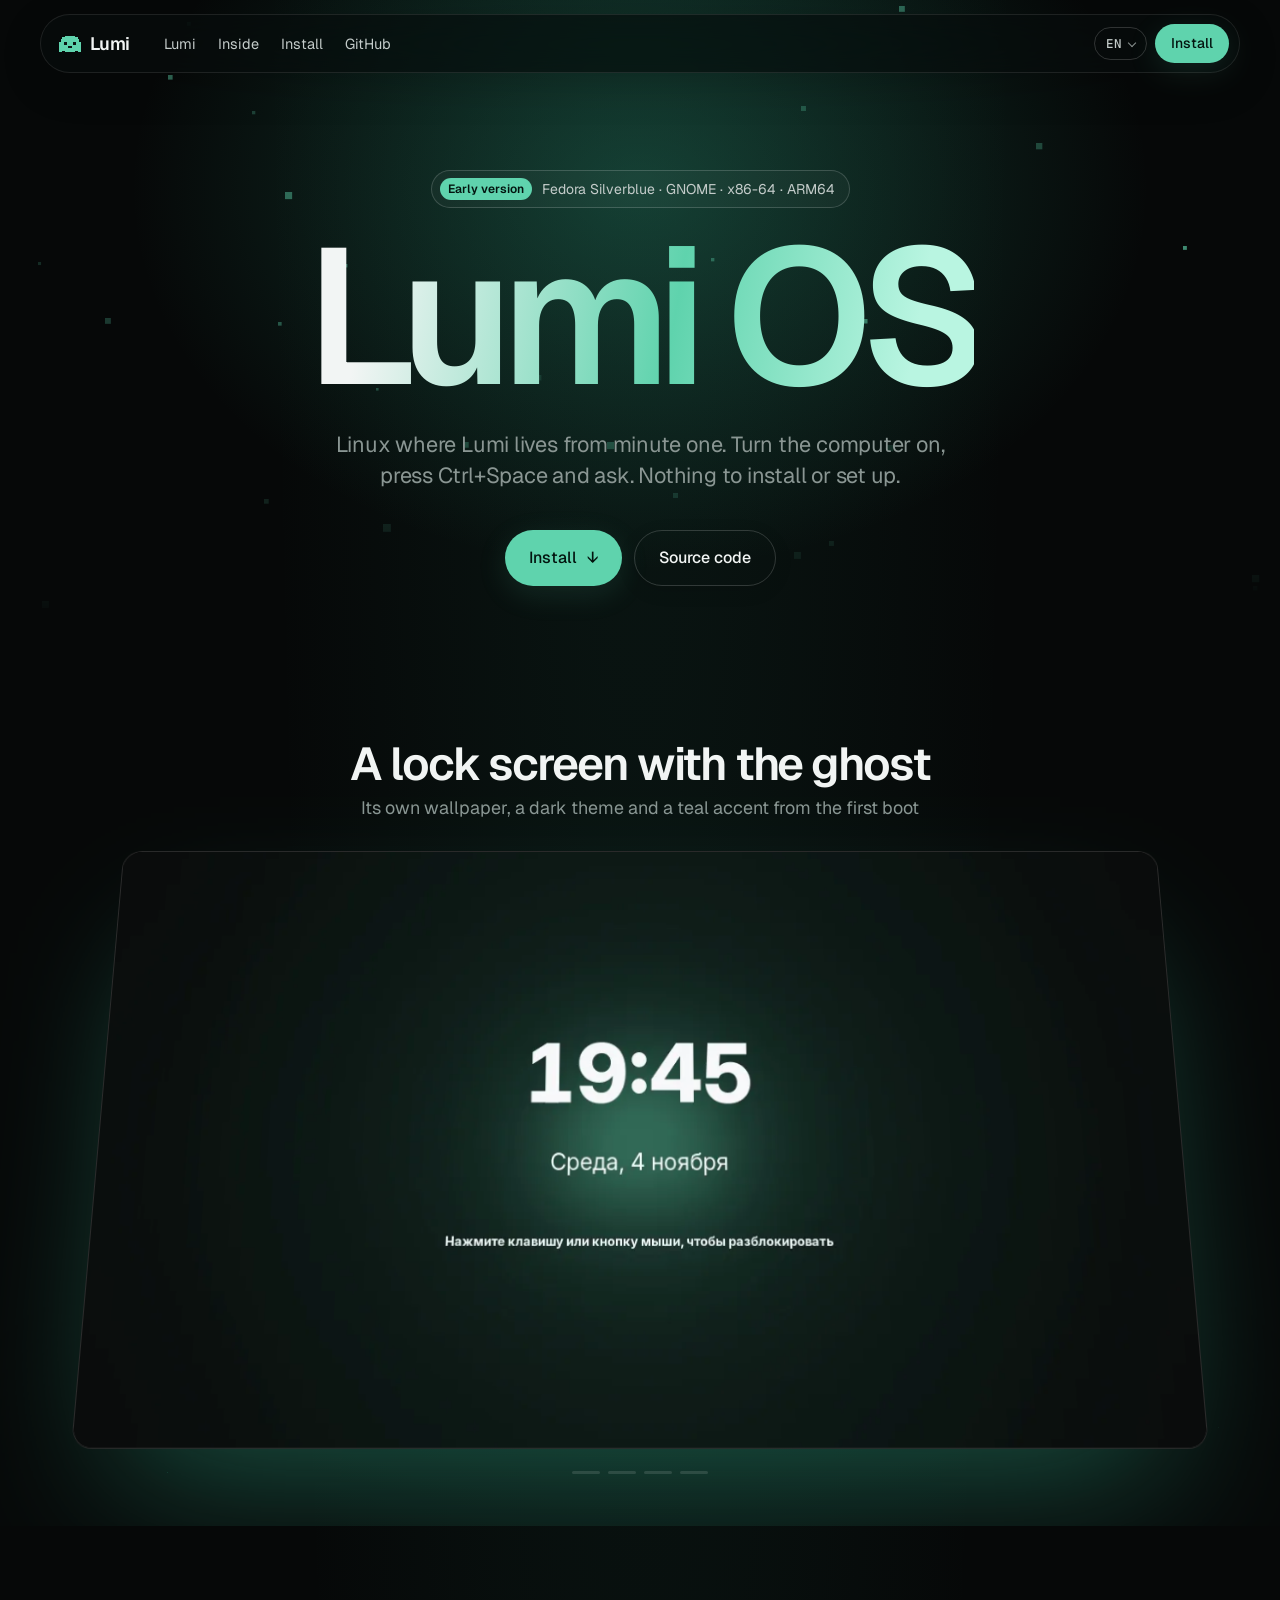
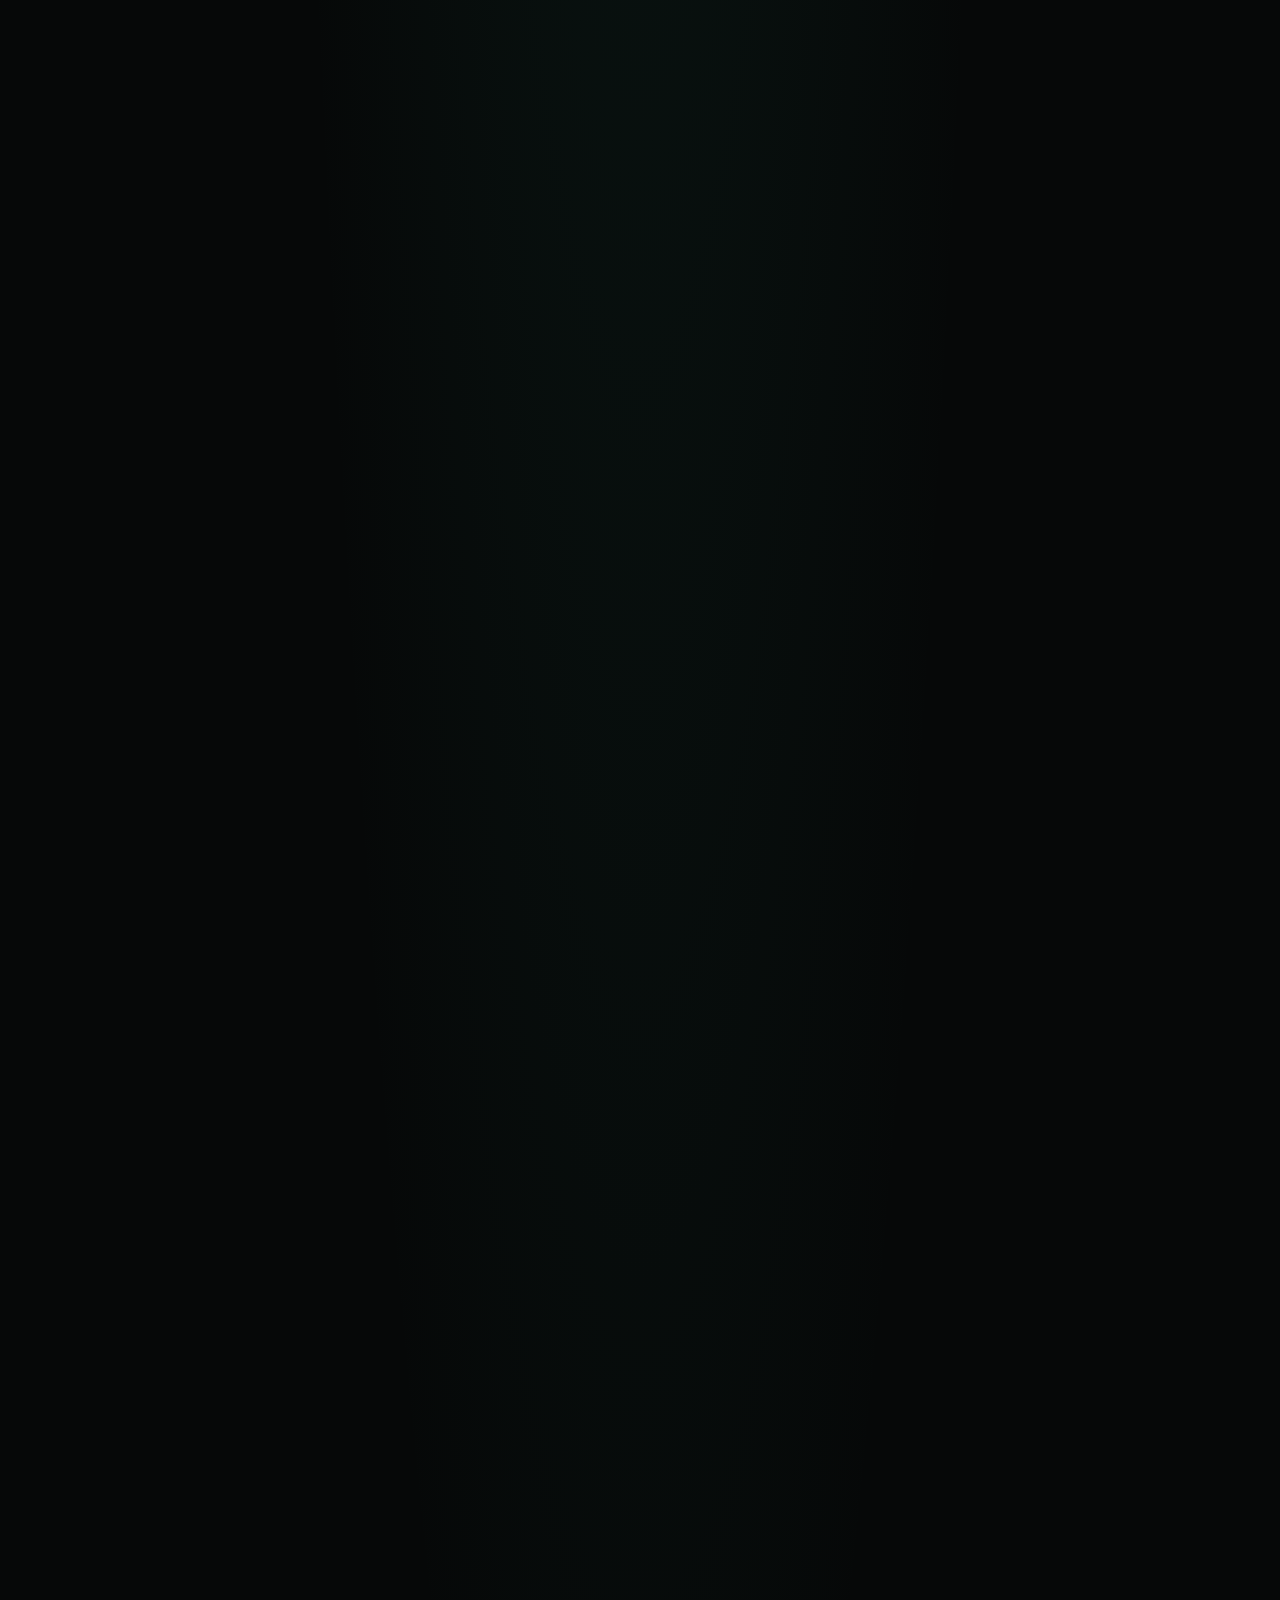
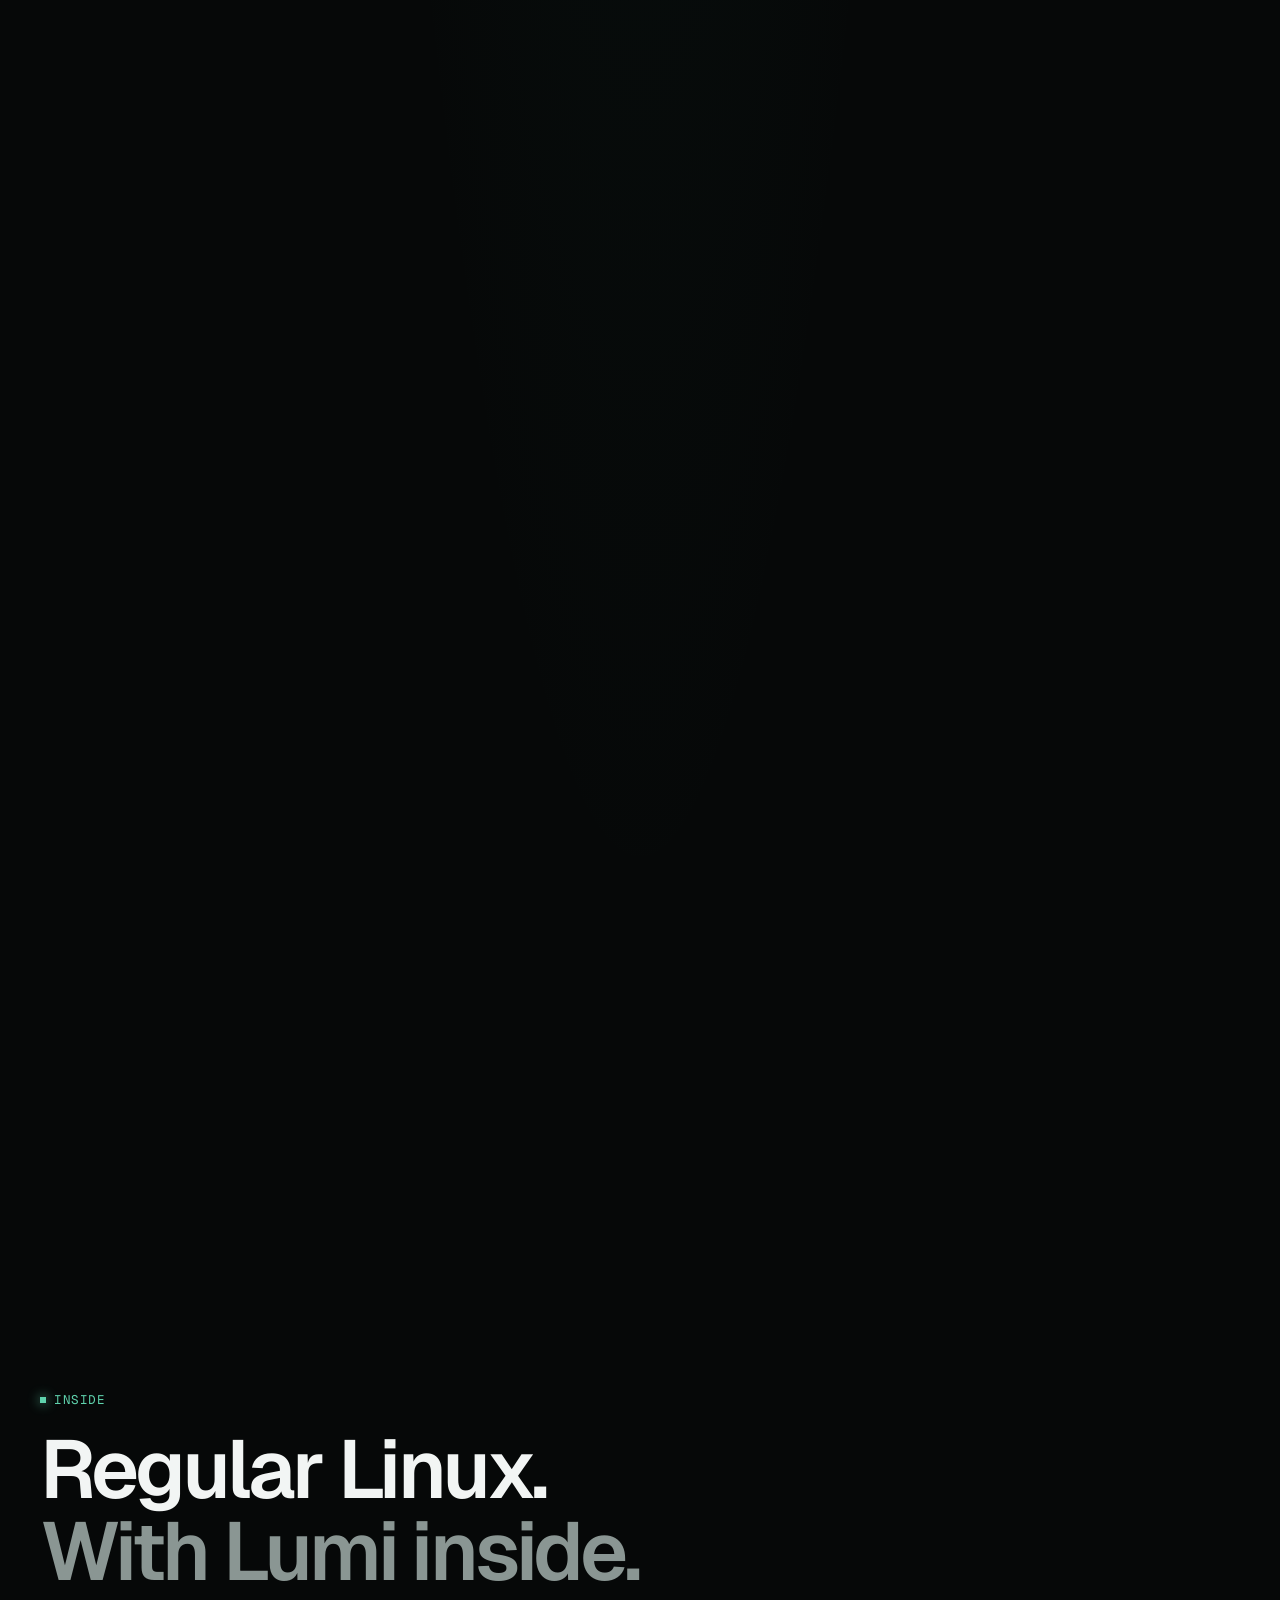
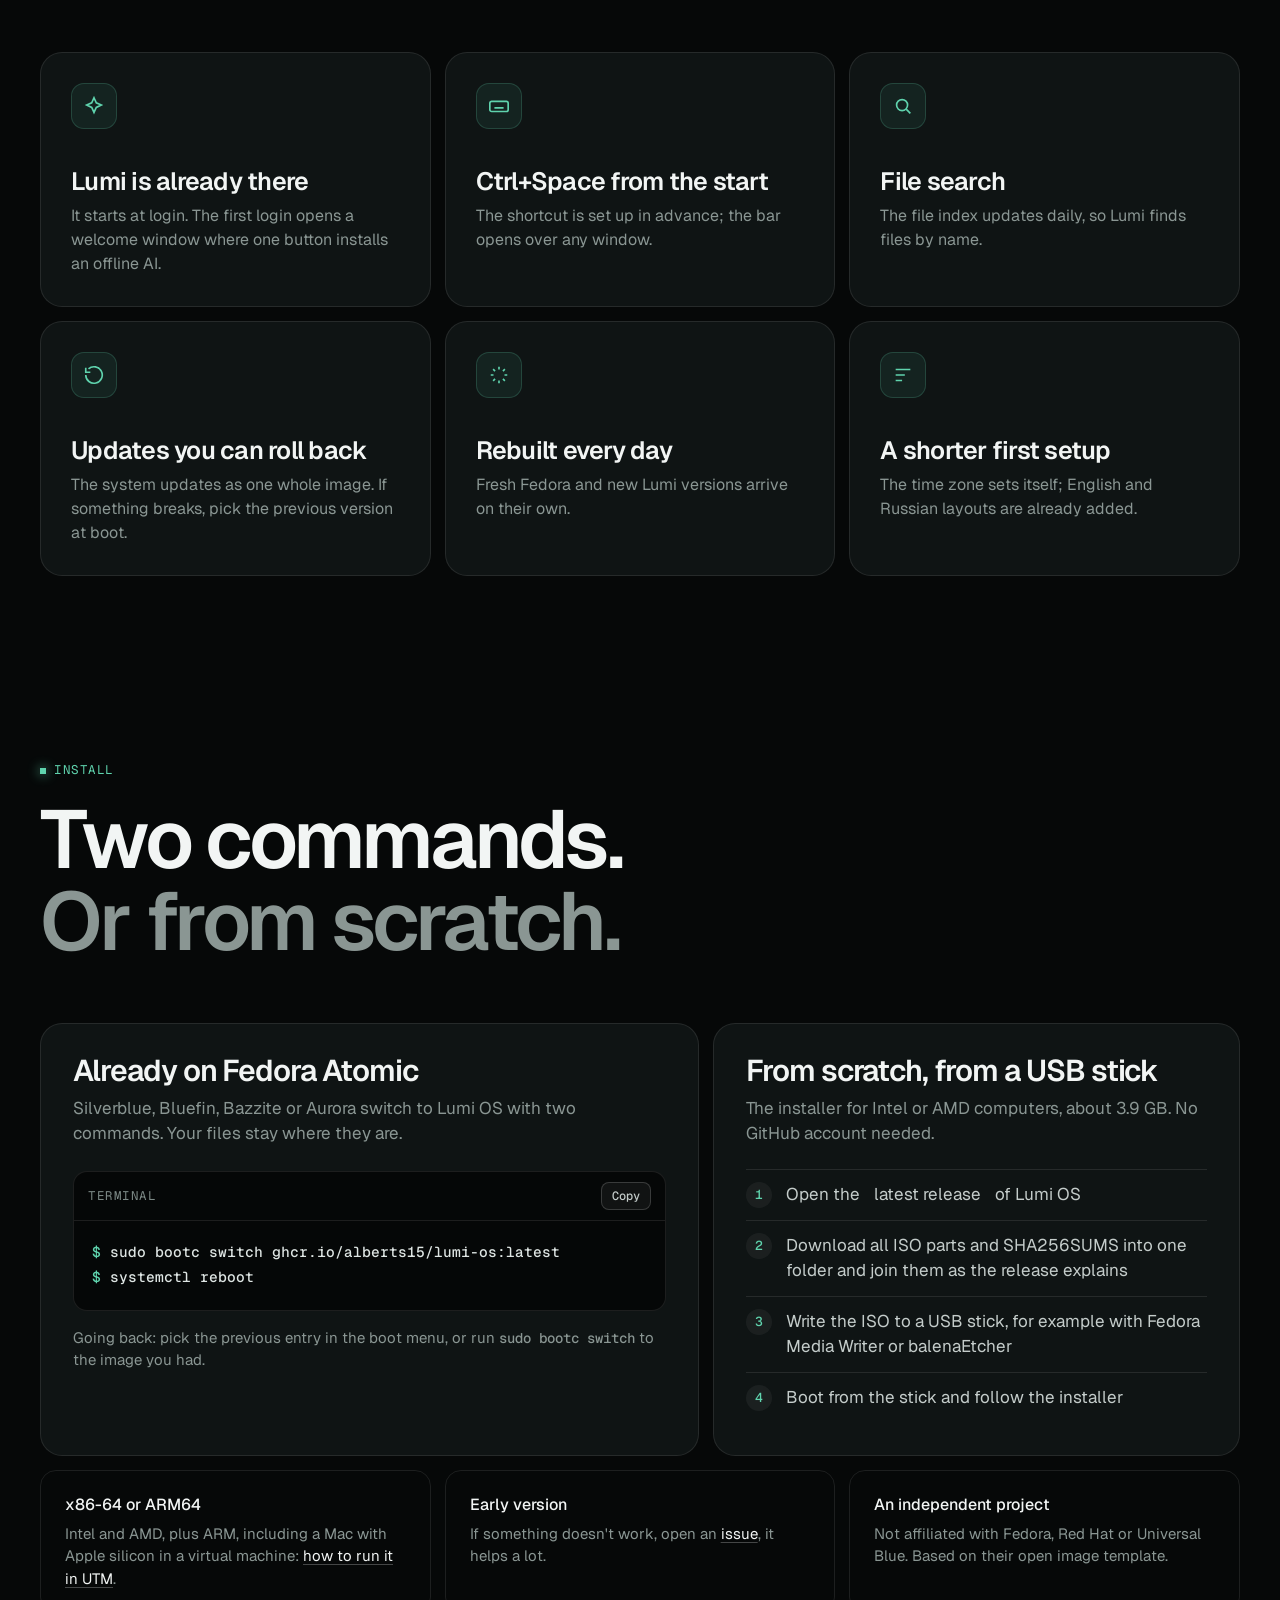
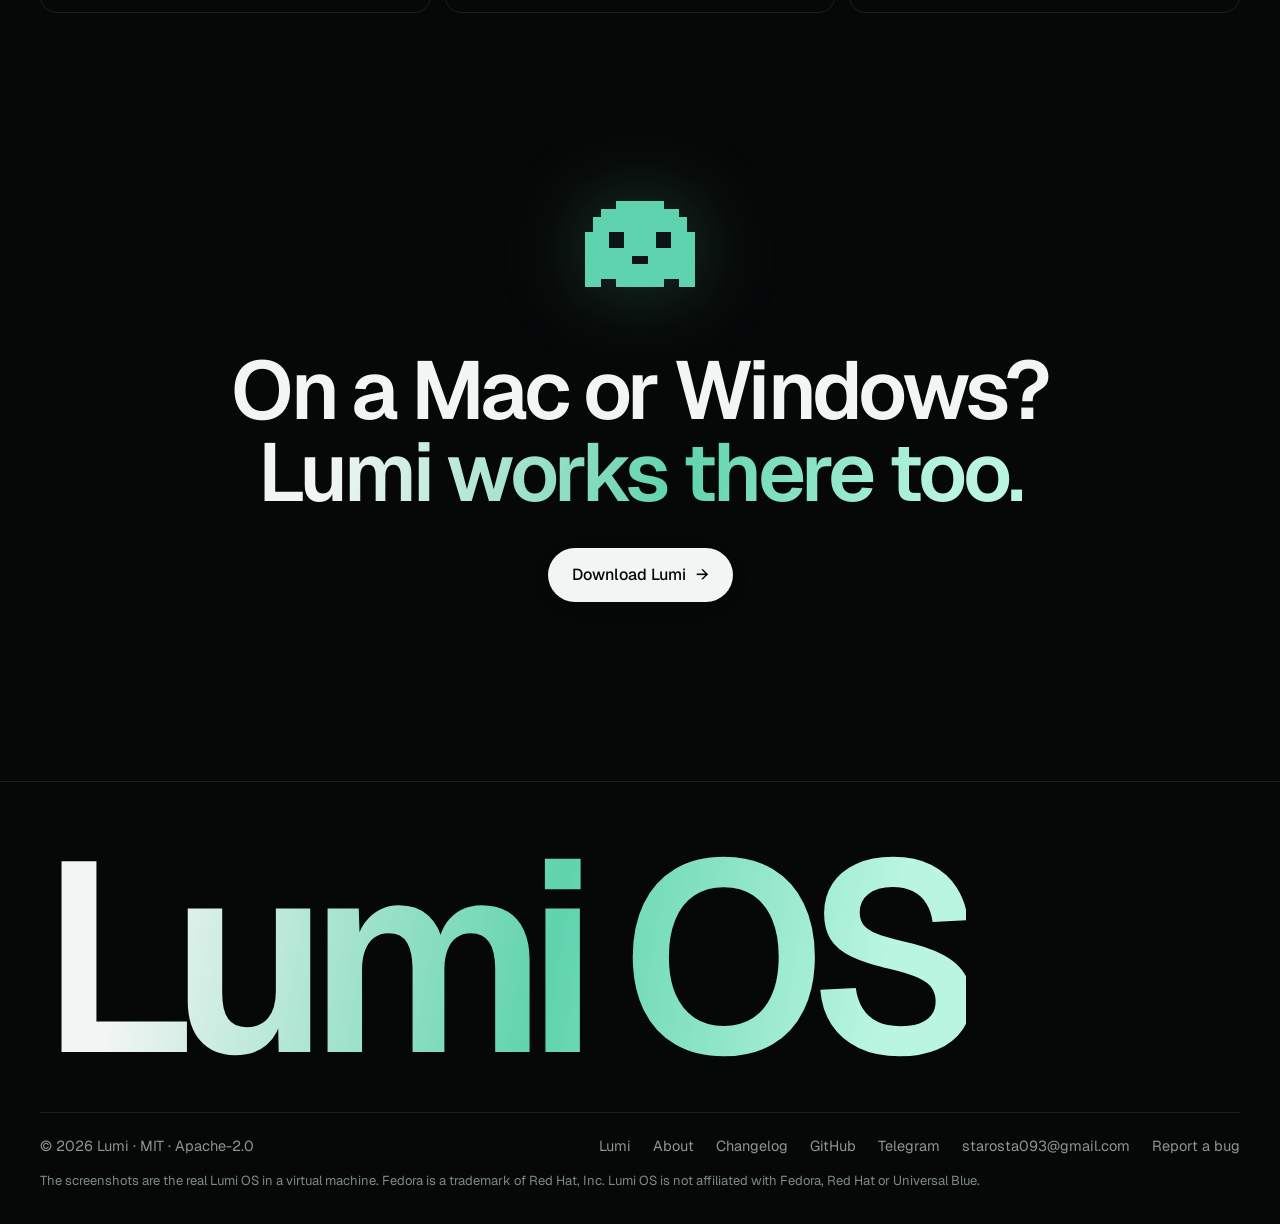
<file: site/os.html>
<!doctype html>
<html lang="ru">
<head>
<meta charset="utf-8">
<meta name="viewport" content="width=device-width, initial-scale=1">
<title>Lumi OS — Linux, где Lumi с первой минуты</title>
<meta name="description" content="Lumi OS — Linux на основе Fedora Silverblue, в котором уже стоит Lumi: строка с ИИ по Ctrl+Пробел, запуск при входе, нейросеть без интернета одной кнопкой.">
<link rel="canonical" href="https://alberts15.github.io/Lumi/os.html">
<link rel="alternate" hreflang="ru" href="https://alberts15.github.io/Lumi/os.html?lang=ru">
<link rel="alternate" hreflang="en" href="https://alberts15.github.io/Lumi/os.html?lang=en">
<link rel="alternate" hreflang="de" href="https://alberts15.github.io/Lumi/os.html?lang=de">
<link rel="alternate" hreflang="es" href="https://alberts15.github.io/Lumi/os.html?lang=es">
<link rel="alternate" hreflang="fr" href="https://alberts15.github.io/Lumi/os.html?lang=fr">
<link rel="alternate" hreflang="x-default" href="https://alberts15.github.io/Lumi/os.html">
<meta property="og:title" content="Lumi OS — Linux, где Lumi с первой минуты">
<meta property="og:description" content="Fedora Silverblue с Lumi внутри: строка с ИИ по Ctrl+Пробел с первой минуты.">
<meta property="og:image" content="https://alberts15.github.io/Lumi/og-os.png">
<meta property="og:image:width" content="1280">
<meta property="og:image:height" content="640">
<meta property="og:image:alt" content="Lumi OS: надпись и настоящий скриншот рабочего стола со строкой Lumi">
<meta property="og:url" content="https://alberts15.github.io/Lumi/os.html">
<meta property="og:site_name" content="Lumi">
<meta property="og:type" content="website">
<meta property="og:locale" content="ru_RU">
<meta property="og:locale:alternate" content="en_US">
<meta property="og:locale:alternate" content="de_DE">
<meta property="og:locale:alternate" content="es_ES">
<meta property="og:locale:alternate" content="fr_FR">
<meta name="twitter:card" content="summary_large_image">
<meta name="twitter:title" content="Lumi OS — Linux, где Lumi с первой минуты">
<meta name="twitter:description" content="Fedora Silverblue с Lumi внутри: строка с ИИ по Ctrl+Пробел с первой минуты.">
<meta name="twitter:image" content="https://alberts15.github.io/Lumi/og-os.png">
<meta name="theme-color" content="#060808">
<link rel="icon" href="icon-32.png" sizes="32x32" type="image/png">
<link rel="icon" href="icon-192.png" sizes="192x192" type="image/png">
<link rel="apple-touch-icon" href="apple-touch-icon.png">
<link rel="preconnect" href="https://fonts.googleapis.com">
<link rel="preconnect" href="https://fonts.gstatic.com" crossorigin>
<link rel="preload" as="style" href="https://fonts.googleapis.com/css2?family=Geist:wght@400;500;600&family=Geist+Mono:wght@500&display=swap">
<script type="application/ld+json">
{
  "@context": "https://schema.org",
  "@type": "SoftwareApplication",
  "name": "Lumi OS",
  "description": "A Linux system based on Fedora Silverblue with Lumi built in: the AI bar opens on Ctrl+Space from the first login and an offline model installs with one button.",
  "url": "https://alberts15.github.io/Lumi/os.html",
  "image": "https://alberts15.github.io/Lumi/og-os.png",
  "screenshot": ["https://alberts15.github.io/Lumi/img/os-lock.jpg", "https://alberts15.github.io/Lumi/img/os-desktop.jpg", "https://alberts15.github.io/Lumi/img/os-bar-empty.jpg", "https://alberts15.github.io/Lumi/img/os-overview.jpg"],
  "applicationCategory": "OperatingSystem",
  "operatingSystem": "Linux (x86-64, ARM64)",
  "isAccessibleForFree": true,
  "offers": { "@type": "Offer", "price": "0", "priceCurrency": "USD" },
  "author": { "@type": "Person", "name": "AlbertS15", "url": "https://github.com/AlbertS15" },
  "sameAs": ["https://github.com/AlbertS15/lumi-os"]
}
</script>
<link href="https://fonts.googleapis.com/css2?family=Geist:wght@400;500;600&family=Geist+Mono:wght@500&display=swap" rel="stylesheet">
<link rel="stylesheet" href="style.css">
<link rel="stylesheet" href="refresh.css">
<style>
.hero { position: relative; padding: 170px 0 40px; text-align: center; overflow: hidden; }
.hero::before { content: ""; position: absolute; left: 50%; top: 30%; width: 1200px; height: 900px; transform: translate(-50%, -50%); pointer-events: none;
  background: radial-gradient(ellipse, rgba(47, 164, 131, .3), transparent 60%); }
.hero canvas.pixels { position: absolute; inset: 0; width: 100%; height: 100%; pointer-events: none; mask-image: linear-gradient(#000 40%, transparent); }
.hero .wrap { position: relative; }
.hero h1 { font-size: clamp(76px, 15vw, 220px); letter-spacing: -0.07em; line-height: .9; margin-top: 22px; }
.hero .sub { margin: 26px auto 0; }
.hero .ctas { display: flex; gap: 12px; justify-content: center; margin-top: 38px; flex-wrap: wrap; }
.hero .fade-in { opacity: 0; animation: fadein 1s var(--ease) forwards; }
@keyframes fadein { from { opacity: 0; transform: translateY(14px); } to { opacity: 1; transform: none; } }

/* ---------- the tour: one screen, four real screenshots, crossfading as you scroll */
.tour { height: 420vh; }
.tour .sticky { position: sticky; top: 0; height: 100svh; display: flex; flex-direction: column; align-items: center; justify-content: center; gap: 26px; padding-top: 64px; overflow: hidden; }
.tour .frame { position: relative; width: min(1100px, 100% - 32px); aspect-ratio: 16 / 10; max-height: 66svh; border-radius: 20px; overflow: hidden; border: 1px solid var(--line2);
  box-shadow: 0 60px 140px -50px rgba(47, 164, 131, .55); will-change: transform; transform-origin: 50% 0; background: #000; }
.tour .frame img { position: absolute; inset: 0; width: 100%; height: 100%; object-fit: cover; opacity: 0; transition: opacity .6s var(--ease), transform 1.2s var(--ease); transform: scale(1.03); }
.tour .frame img.on { opacity: 1; transform: none; }
.tour .caps { position: relative; height: 84px; width: min(820px, 100% - 40px); text-align: center; }
.tour .caps > div { position: absolute; inset: 0; opacity: 0; transform: translateY(14px); transition: opacity .5s var(--ease), transform .5s var(--ease); }
.tour .caps > div.on { opacity: 1; transform: none; }
.tour .caps h3 { font-size: clamp(26px, 3.6vw, 46px); }
.tour .caps p { color: var(--mute); margin-top: 8px; font-size: clamp(15px, 1.4vw, 18px); }
.tour .dots { display: flex; gap: 8px; }
.tour .dots i { width: 28px; height: 3px; border-radius: 3px; background: #ffffff1f; overflow: hidden; position: relative; }
.tour .dots i b { position: absolute; inset: 0; background: var(--teal); transform-origin: left; transform: scaleX(0); }
@media (max-width: 700px) { .tour { height: 360vh; } .tour .caps { height: 104px; } }

/* ---------- what's inside */
.grid { display: grid; grid-template-columns: repeat(3, 1fr); gap: 14px; margin-top: 60px; }
@media (max-width: 960px) { .grid { grid-template-columns: 1fr 1fr; } }
@media (max-width: 620px) { .grid { grid-template-columns: 1fr; } }
.grid .card { padding: 30px; min-height: 250px; }
.grid .ico { width: 46px; height: 46px; border-radius: 13px; display: grid; place-items: center; background: #5fd3ad14; border: 1px solid #5fd3ad33; color: var(--teal); margin-bottom: 40px; }
.grid .ico svg { width: 22px; height: 22px; }
.grid h3 { font-size: 25px; letter-spacing: -0.03em; }
.grid p { color: var(--mute); margin-top: 10px; font-size: 16px; }

/* ---------- install */
.inst { display: grid; grid-template-columns: 1.25fr 1fr; gap: 14px; margin-top: 60px; }
@media (max-width: 900px) { .inst { grid-template-columns: 1fr; } }
.inst .card { padding: 32px; }
.inst h3 { font-size: 30px; letter-spacing: -0.035em; }
.inst p { color: var(--mute); margin-top: 10px; }
.inst p a, .notes a { color: var(--text); text-decoration: underline; text-decoration-color: #ffffff40; text-underline-offset: 3px; }
.term { margin-top: 24px; border-radius: 14px; background: #050707; border: 1px solid var(--line); overflow: hidden; }
.term .bar { display: flex; align-items: center; justify-content: space-between; padding: 10px 14px; border-bottom: 1px solid var(--line); color: var(--dim); }
.term .bar button { background: #ffffff0d; color: #c4ccca; border: 1px solid var(--line2); border-radius: 8px; padding: 5px 10px; font: 500 12px "Geist Mono", monospace; cursor: pointer; }
.term .bar button:hover { color: #fff; }
.term pre { margin: 0; padding: 18px 18px 20px; overflow-x: auto; font: 500 14.5px/1.75 "Geist Mono", monospace; color: #dfe6e4; }
.term pre .pr { color: var(--teal); user-select: none; }
.steps { list-style: none; padding: 0; margin: 22px 0 0; counter-reset: s; }
.steps li { counter-increment: s; display: flex; gap: 14px; padding: 12px 0; border-top: 1px solid var(--line); color: #c4ccca; }
.steps li::before { content: counter(s); flex: none; width: 26px; height: 26px; border-radius: 50%; display: grid; place-items: center; background: #ffffff0d; color: var(--teal); font: 500 13px "Geist Mono", monospace; }
.notes { display: grid; grid-template-columns: repeat(3, 1fr); gap: 14px; margin-top: 14px; }
@media (max-width: 900px) { .notes { grid-template-columns: 1fr; } }
.notes > div { padding: 22px 24px; border-radius: 16px; border: 1px solid var(--line); color: var(--mute); font-size: 15px; }
.notes b { display: block; color: var(--text); font-weight: 500; margin-bottom: 6px; font-size: 16px; }

.cta { text-align: center; }
.cta .ghostbig { width: 110px; height: auto; aspect-ratio: 14 / 13; margin: 0 auto 30px; filter: drop-shadow(0 0 40px var(--glow)); }
.cta .ctas { display: flex; gap: 12px; justify-content: center; margin-top: 34px; flex-wrap: wrap; }
</style>
</head>
<body>
<a class="skip" href="#main" data-i18n="ui_skip">Перейти к содержанию</a>

<nav class="nav" aria-label="Lumi OS">
  <a class="logo" href="index.html"><canvas class="px ghost" width="14" height="13"></canvas>Lumi</a>
  <div class="links">
    <a href="index.html">Lumi</a>
    <a href="#inside" data-i18n="nav_inside">Что внутри</a>
    <a href="#install" data-i18n="nav_install">Установка</a>
    <a href="https://github.com/AlbertS15/lumi-os">GitHub</a>
  </div>
  <div class="r">
    <button class="lang" id="lang" type="button" aria-label="Язык: Русский">RU</button>
    <a class="btn sm teal" href="#install"><span class="roll"><span data-i18n="get">Установить</span><span data-i18n="get">Установить</span></span></a>
  </div>
</nav>

<main id="main" tabindex="-1">
<header class="hero">
  <canvas class="pixels" data-count="60"></canvas>
  <div class="wrap">
    <span class="pill fade-in"><span class="dot" data-i18n="early">Ранняя версия</span><span data-i18n="pill">Fedora Silverblue · GNOME · x86-64 · ARM64</span></span>
    <h1 class="lines"><span class="ln"><span class="grad" style="animation-delay:.12s">Lumi OS</span></span></h1>
    <p class="sub fade-in" style="animation-delay:.45s" data-i18n="hero_sub">Linux, в котором Lumi живёт с первой минуты. Включили компьютер, нажали Ctrl+Пробел и спросили. Ничего не нужно ставить и настраивать.</p>
    <div class="ctas fade-in" style="animation-delay:.6s">
      <a class="btn teal" href="#install"><span class="roll"><span data-i18n="get">Установить</span><span data-i18n="get">Установить</span></span><span class="arr">↓</span></a>
      <a class="btn ghost" href="https://github.com/AlbertS15/lumi-os"><span class="roll"><span data-i18n="code">Исходный код</span><span data-i18n="code">Исходный код</span></span></a>
    </div>
  </div>
</header>

<section class="tour" id="tour">
  <div class="sticky">
    <div class="caps">
      <div><h3 data-i18n="t0">Экран блокировки с призраком</h3><p data-i18n="t0p">Свои обои, тёмная тема и бирюзовый акцент с первого включения</p></div>
      <div><h3 data-i18n="t1">Чистый рабочий стол</h3><p data-i18n="t1p">Без логотипов и лишних значков. Lumi уже запущена и ждёт в фоне</p></div>
      <div><h3 data-i18n="t2">Ctrl+Пробел, и Lumi здесь</h3><p data-i18n="t2p">Программы, файлы и вопросы к ИИ в одной строке. Ничего не нужно настраивать</p></div>
      <div><h3 data-i18n="t3">Lumi первая в доке</h3><p data-i18n="t3p">Рядом Firefox, Файлы, Терминал и магазин приложений</p></div>
    </div>
    <div class="frame" id="frame">
      <picture><source type="image/webp" srcset="img/os-lock-640.webp 640w, img/os-lock.webp 1280w" sizes="(max-width: 1132px) calc(100vw - 32px), 1100px"><img src="img/os-lock.jpg" srcset="img/os-lock-640.jpg 640w, img/os-lock.jpg 1280w" sizes="(max-width: 1132px) calc(100vw - 32px), 1100px" width="1280" height="800" alt="Экран блокировки Lumi OS" data-i18n-attr="alt:alt0" decoding="async"></picture>
      <picture><source type="image/webp" srcset="img/os-desktop-640.webp 640w, img/os-desktop.webp 1280w" sizes="(max-width: 1132px) calc(100vw - 32px), 1100px"><img src="img/os-desktop.jpg" srcset="img/os-desktop-640.jpg 640w, img/os-desktop.jpg 1280w" sizes="(max-width: 1132px) calc(100vw - 32px), 1100px" width="1280" height="800" alt="Рабочий стол Lumi OS с призраком" data-i18n-attr="alt:alt1" loading="lazy" decoding="async"></picture>
      <picture><source type="image/webp" srcset="img/os-bar-empty-640.webp 640w, img/os-bar-empty.webp 1280w" sizes="(max-width: 1132px) calc(100vw - 32px), 1100px"><img src="img/os-bar-empty.jpg" srcset="img/os-bar-empty-640.jpg 640w, img/os-bar-empty.jpg 1280w" sizes="(max-width: 1132px) calc(100vw - 32px), 1100px" width="1280" height="800" alt="Строка Lumi на рабочем столе Lumi OS" data-i18n-attr="alt:alt2" loading="lazy" decoding="async"></picture>
      <picture><source type="image/webp" srcset="img/os-overview-640.webp 640w, img/os-overview.webp 1280w" sizes="(max-width: 1132px) calc(100vw - 32px), 1100px"><img src="img/os-overview.jpg" srcset="img/os-overview-640.jpg 640w, img/os-overview.jpg 1280w" sizes="(max-width: 1132px) calc(100vw - 32px), 1100px" width="1280" height="800" alt="Обзор GNOME с Lumi первой в доке" data-i18n-attr="alt:alt3" loading="lazy" decoding="async"></picture>
    </div>
    <div class="dots" aria-hidden="true"><i><b></b></i><i><b></b></i><i><b></b></i><i><b></b></i></div>
  </div>
</section>

<section id="inside" class="pad-y">
  <div class="wrap">
    <span class="eyebrow mono reveal" data-i18n="in_label">Что внутри</span>
    <h2 class="h2 reveal" data-i18n-html="in_title">Обычный Linux.<br><span class="mute">Только с Lumi внутри.</span></h2>
    <div class="grid">
      <div class="card reveal"><div class="ico"><svg viewBox="0 0 24 24" fill="none" stroke="currentColor" stroke-width="1.8" aria-hidden="true"><path d="M12 3l2.5 5.5L20 11l-5.5 2.5L12 19l-2.5-5.5L4 11l5.5-2.5z"/></svg></div>
        <h3 data-i18n="g1">Lumi уже стоит</h3><p data-i18n="g1p">Запускается при входе. При первом входе открывается приветствие, где нейросеть без интернета ставится одной кнопкой.</p></div>
      <div class="card reveal d1"><div class="ico"><svg viewBox="0 0 24 24" fill="none" stroke="currentColor" stroke-width="1.8" aria-hidden="true"><rect x="2" y="7" width="20" height="11" rx="2"/><path d="M7 14h10"/></svg></div>
        <h3 data-i18n="g2">Ctrl+Пробел сразу</h3><p data-i18n="g2p">Клавиша назначена заранее, строка открывается поверх любого окна.</p></div>
      <div class="card reveal d2"><div class="ico"><svg viewBox="0 0 24 24" fill="none" stroke="currentColor" stroke-width="1.8" aria-hidden="true"><circle cx="11" cy="11" r="6"/><path d="M20 20l-4.5-4.5"/></svg></div>
        <h3 data-i18n="g3">Поиск файлов</h3><p data-i18n="g3p">Индекс файлов обновляется каждый день, поэтому Lumi находит их по имени.</p></div>
      <div class="card reveal"><div class="ico"><svg viewBox="0 0 24 24" fill="none" stroke="currentColor" stroke-width="1.8" aria-hidden="true"><path d="M3 12a9 9 0 1 0 3-6.7M3 4v5h5"/></svg></div>
        <h3 data-i18n="g4">Обновления с откатом</h3><p data-i18n="g4p">Система обновляется целиком, как один образ. Если что-то сломалось, прошлую версию можно выбрать при загрузке.</p></div>
      <div class="card reveal d1"><div class="ico"><svg viewBox="0 0 24 24" fill="none" stroke="currentColor" stroke-width="1.8" aria-hidden="true"><path d="M12 3v3M12 18v3M3 12h3M18 12h3M5.6 5.6l2.1 2.1M16.3 16.3l2.1 2.1M5.6 18.4l2.1-2.1M16.3 7.7l2.1-2.1"/></svg></div>
        <h3 data-i18n="g5">Пересборка каждый день</h3><p data-i18n="g5p">Свежая Fedora и новые версии Lumi приходят сами, без ручных обновлений.</p></div>
      <div class="card reveal d2"><div class="ico"><svg viewBox="0 0 24 24" fill="none" stroke="currentColor" stroke-width="1.8" aria-hidden="true"><path d="M4 6h16M4 12h10M4 18h7"/></svg></div>
        <h3 data-i18n="g6">Первая настройка короче</h3><p data-i18n="g6p">Часовой пояс ставится сам, раскладки английская и русская уже добавлены.</p></div>
    </div>
  </div>
</section>

<section id="install" class="pad-y" style="padding-top:0">
  <div class="wrap">
    <span class="eyebrow mono reveal" data-i18n="i_label">Установка</span>
    <h2 class="h2 reveal" data-i18n-html="i_title">Две команды.<br><span class="mute">Или с нуля.</span></h2>
    <div class="inst">
      <div class="card reveal">
        <h3 data-i18n="i1">Уже на Fedora Atomic</h3>
        <p data-i18n="i1p">Silverblue, Bluefin, Bazzite или Aurora переключаются на Lumi OS двумя командами. Ваши файлы остаются на месте.</p>
        <div class="term"><div class="bar mono"><span data-i18n="terminal">Терминал</span><button type="button" data-copy="#cmd" data-i18n="copy">Копировать</button></div>
          <pre id="cmd"><span class="pr">$ </span>sudo bootc switch ghcr.io/alberts15/lumi-os:latest
<span class="pr">$ </span>systemctl reboot</pre></div>
        <p data-i18n-html="i1back" style="font-size:15px;margin-top:16px">Вернуться назад: выберите прошлую запись в меню загрузки или переключитесь обратно командой <code>sudo bootc switch</code> на ваш прежний образ.</p>
      </div>
      <div class="card reveal d1">
        <h3 data-i18n="i2">С нуля, с флешки</h3>
        <p data-i18n="i2p">Установщик для компьютеров с Intel или AMD, около 3,9 ГБ. Аккаунт на GitHub не нужен.</p>
        <ol class="steps">
          <li data-i18n-html="s1">Откройте <a href="https://github.com/AlbertS15/lumi-os/releases/latest">последний релиз</a> Lumi OS</li>
          <li data-i18n="s2">Скачайте все части ISO и SHA256SUMS в одну папку и склейте их, как написано в релизе</li>
          <li data-i18n="s3">Запишите ISO на флешку, например через Fedora Media Writer или balenaEtcher</li>
          <li data-i18n="s4">Загрузитесь с флешки и следуйте установщику</li>
        </ol>
      </div>
    </div>
    <div class="notes">
      <div class="reveal"><b data-i18n="n1">x86-64 или ARM64</b><span data-i18n-html="n1p">Intel и AMD, а также ARM, в том числе Mac с Apple-чипом в виртуальной машине: <a href="https://github.com/AlbertS15/lumi-os#on-a-mac-with-apple-silicon-utm">как запустить в UTM</a>.</span></div>
      <div class="reveal d1"><b data-i18n="n2">Ранняя версия</b><span data-i18n-html="n2p">Если что-то не работает, напишите в <a href="https://github.com/AlbertS15/lumi-os/issues">issues</a>, это очень поможет.</span></div>
      <div class="reveal d2"><b data-i18n="n3">Независимый проект</b><span data-i18n="n3p">Не связан с Fedora, Red Hat и Universal Blue. Основан на их открытом шаблоне образа.</span></div>
    </div>
  </div>
</section>

<section class="cta pad-y" style="padding-top:0">
  <div class="wrap">
    <canvas class="px ghost live looks ghostbig" width="14" height="13"></canvas>
    <h2 class="h2 reveal" data-i18n-html="c_title">Уже на Mac или Windows?<br><span class="grad">Lumi работает и там.</span></h2>
    <div class="ctas reveal">
      <a class="btn" href="index.html#download"><span class="roll"><span data-i18n="c_btn">Скачать Lumi</span><span data-i18n="c_btn">Скачать Lumi</span></span><span class="arr">→</span></a>
    </div>
  </div>
</section>
</main>

<footer class="foot">
  <div class="wrap">
    <div class="big"><span class="grad">Lumi OS</span></div>
    <div class="row">
      <span>© 2026 Lumi · MIT · Apache-2.0</span>
      <div class="r">
        <a href="index.html">Lumi</a>
        <a href="about.html" data-i18n="ui_about">О проекте</a>
        <a href="changelog.html" data-i18n="ui_changelog">Что нового</a>
        <a href="https://github.com/AlbertS15/lumi-os">GitHub</a>
        <a href="https://t.me/lumimacos">Telegram</a>
        <a href="mailto:starosta093@gmail.com">starosta093@gmail.com</a>
        <a href="https://github.com/AlbertS15/lumi-os/issues" data-i18n="bug">Сообщить об ошибке</a>
      </div>
      <span class="legal" data-i18n="legal">Скриншоты — настоящая Lumi OS в виртуальной машине. Fedora — товарный знак Red Hat, Inc. Lumi OS не связана с Fedora, Red Hat и Universal Blue.</span>
    </div>
  </div>
</footer>

<script>
window.PAGE = {
  en: {
    title: "Lumi OS — Linux with Lumi from minute one",
    description: "Lumi OS is Linux based on Fedora Silverblue with Lumi already in it: the AI bar on Ctrl+Space, starts at login, an offline AI with one button.",
    nav_inside: "Inside", nav_install: "Install", get: "Install", early: "Early version", code: "Source code",
    hero_sub: "Linux where Lumi lives from minute one. Turn the computer on, press Ctrl+Space and ask. Nothing to install or set up.",
    t0: "A lock screen with the ghost", t0p: "Its own wallpaper, a dark theme and a teal accent from the first boot",
    t1: "A clean desktop", t1p: "No logos, no clutter. Lumi is already running in the background",
    t2: "Ctrl+Space, and Lumi is here", t2p: "Apps, files and AI questions in one bar. Nothing to set up",
    t3: "Lumi first in the dock", t3p: "Next to Firefox, Files, Terminal and the app store",
    alt0: "The Lumi OS lock screen", alt1: "The Lumi OS desktop with the ghost", alt2: "The Lumi bar on the Lumi OS desktop", alt3: "The GNOME overview with Lumi first in the dock",
    in_label: "Inside", in_title: 'Regular Linux.<br><span class="mute">With Lumi inside.</span>',
    g1: "Lumi is already there", g1p: "It starts at login. The first login opens a welcome window where one button installs an offline AI.",
    g2: "Ctrl+Space from the start", g2p: "The shortcut is set up in advance; the bar opens over any window.",
    g3: "File search", g3p: "The file index updates daily, so Lumi finds files by name.",
    g4: "Updates you can roll back", g4p: "The system updates as one whole image. If something breaks, pick the previous version at boot.",
    g5: "Rebuilt every day", g5p: "Fresh Fedora and new Lumi versions arrive on their own.",
    g6: "A shorter first setup", g6p: "The time zone sets itself; English and Russian layouts are already added.",
    i_label: "Install", i_title: 'Two commands.<br><span class="mute">Or from scratch.</span>',
    i1: "Already on Fedora Atomic", i1p: "Silverblue, Bluefin, Bazzite or Aurora switch to Lumi OS with two commands. Your files stay where they are.",
    terminal: "Terminal", copy: "Copy",
    i1back: "Going back: pick the previous entry in the boot menu, or run <code>sudo bootc switch</code> to the image you had.",
    i2: "From scratch, from a USB stick", i2p: "The installer for Intel or AMD computers, about 3.9 GB. No GitHub account needed.",
    s1: 'Open the <a href="https://github.com/AlbertS15/lumi-os/releases/latest">latest release</a> of Lumi OS',
    s2: "Download all ISO parts and SHA256SUMS into one folder and join them as the release explains", s3: "Write the ISO to a USB stick, for example with Fedora Media Writer or balenaEtcher",
    s4: "Boot from the stick and follow the installer",
    n1: "x86-64 or ARM64", n1p: 'Intel and AMD, plus ARM, including a Mac with Apple silicon in a virtual machine: <a href="https://github.com/AlbertS15/lumi-os#on-a-mac-with-apple-silicon-utm">how to run it in UTM</a>.',
    n2: "Early version", n2p: 'If something doesn\'t work, open an <a href="https://github.com/AlbertS15/lumi-os/issues">issue</a>, it helps a lot.',
    n3: "An independent project", n3p: "Not affiliated with Fedora, Red Hat or Universal Blue. Based on their open image template.",
    c_title: 'On a Mac or Windows?<br><span class="grad">Lumi works there too.</span>', c_btn: "Download Lumi",
    bug: "Report a bug",
    legal: "The screenshots are the real Lumi OS in a virtual machine. Fedora is a trademark of Red Hat, Inc. Lumi OS is not affiliated with Fedora, Red Hat or Universal Blue.",
  },
  de: {
    title: "Lumi OS — Linux mit Lumi ab der ersten Minute",
    description: "Lumi OS ist ein Linux auf Basis von Fedora Silverblue, in dem Lumi schon steckt: die KI-Leiste auf Strg+Leertaste, Start bei der Anmeldung, Offline-KI mit einem Klick.",
    nav_inside: "Was drin ist", nav_install: "Installation", get: "Installieren", early: "Frühe Version", code: "Quellcode",
    hero_sub: "Ein Linux, in dem Lumi ab der ersten Minute lebt. Computer einschalten, Strg+Leertaste drücken und fragen. Nichts zu installieren oder einzurichten.",
    t0: "Ein Sperrbildschirm mit dem Geist", t0p: "Eigenes Hintergrundbild, dunkles Design und türkiser Akzent ab dem ersten Start",
    t1: "Ein aufgeräumter Desktop", t1p: "Keine Logos, kein Durcheinander. Lumi läuft schon im Hintergrund",
    t2: "Strg+Leertaste, und Lumi ist da", t2p: "Programme, Dateien und Fragen an die KI in einer Leiste. Nichts einzurichten",
    t3: "Lumi zuerst im Dock", t3p: "Neben Firefox, Dateien, Terminal und dem App-Store",
    alt0: "Der Sperrbildschirm von Lumi OS", alt1: "Der Desktop von Lumi OS mit dem Geist", alt2: "Die Lumi-Leiste auf dem Desktop von Lumi OS", alt3: "Die GNOME-Übersicht mit Lumi zuerst im Dock",
    in_label: "Was drin ist", in_title: 'Ein normales Linux.<br><span class="mute">Nur mit Lumi drin.</span>',
    g1: "Lumi ist schon da", g1p: "Startet bei der Anmeldung. Bei der ersten Anmeldung öffnet sich ein Willkommensfenster, in dem ein Klick eine Offline-KI installiert.",
    g2: "Strg+Leertaste von Anfang an", g2p: "Das Kürzel ist schon belegt, die Leiste öffnet sich über jedem Fenster.",
    g3: "Dateisuche", g3p: "Der Dateiindex wird täglich aktualisiert, so findet Lumi Dateien nach Namen.",
    g4: "Updates mit Rückweg", g4p: "Das System wird als ein ganzes Image aktualisiert. Geht etwas kaputt, wählen Sie beim Start die vorherige Version.",
    g5: "Jeden Tag neu gebaut", g5p: "Aktuelles Fedora und neue Lumi-Versionen kommen von selbst, ohne manuelle Updates.",
    g6: "Kürzere Ersteinrichtung", g6p: "Die Zeitzone stellt sich selbst ein, englisches und russisches Tastaturlayout sind schon hinzugefügt.",
    i_label: "Installation", i_title: 'Zwei Befehle.<br><span class="mute">Oder von Grund auf.</span>',
    i1: "Schon auf Fedora Atomic", i1p: "Silverblue, Bluefin, Bazzite oder Aurora wechseln mit zwei Befehlen zu Lumi OS. Ihre Dateien bleiben, wo sie sind.",
    terminal: "Terminal", copy: "Kopieren",
    i1back: "Zurück: Wählen Sie den vorherigen Eintrag im Bootmenü oder wechseln Sie mit <code>sudo bootc switch</code> zurück zu Ihrem bisherigen Image.",
    i2: "Von Grund auf, vom USB-Stick", i2p: "Der Installer für Computer mit Intel oder AMD, etwa 3,9 GB. Kein GitHub-Konto nötig.",
    s1: 'Öffnen Sie das <a href="https://github.com/AlbertS15/lumi-os/releases/latest">neueste Release</a> von Lumi OS',
    s2: "Laden Sie alle ISO-Teile und SHA256SUMS in einen Ordner und fügen Sie sie zusammen, wie im Release beschrieben", s3: "Schreiben Sie das ISO auf einen USB-Stick, zum Beispiel mit Fedora Media Writer oder balenaEtcher",
    s4: "Vom Stick starten und dem Installer folgen",
    n1: "x86-64 oder ARM64", n1p: 'Intel und AMD, dazu ARM, auch ein Mac mit Apple-Chip in einer virtuellen Maschine: <a href="https://github.com/AlbertS15/lumi-os#on-a-mac-with-apple-silicon-utm">so läuft es in UTM</a>.',
    n2: "Frühe Version", n2p: 'Wenn etwas nicht funktioniert, schreiben Sie ein <a href="https://github.com/AlbertS15/lumi-os/issues">Issue</a>, das hilft sehr.',
    n3: "Ein unabhängiges Projekt", n3p: "Nicht mit Fedora, Red Hat oder Universal Blue verbunden. Basiert auf deren offener Image-Vorlage.",
    c_title: 'Auf dem Mac oder unter Windows?<br><span class="grad">Lumi läuft auch dort.</span>', c_btn: "Lumi herunterladen",
    bug: "Fehler melden",
    legal: "Die Screenshots zeigen das echte Lumi OS in einer virtuellen Maschine. Fedora ist eine Marke von Red Hat, Inc. Lumi OS ist nicht mit Fedora, Red Hat oder Universal Blue verbunden.",
  },
  es: {
    title: "Lumi OS — Linux con Lumi desde el primer minuto",
    description: "Lumi OS es un Linux basado en Fedora Silverblue con Lumi ya dentro: la barra de IA con Ctrl+Espacio, arranque al iniciar sesión e IA sin conexión con un botón.",
    nav_inside: "Qué incluye", nav_install: "Instalación", get: "Instalar", early: "Versión temprana", code: "Código fuente",
    hero_sub: "Un Linux en el que Lumi vive desde el primer minuto. Enciendes el ordenador, pulsas Ctrl+Espacio y preguntas. Nada que instalar ni configurar.",
    t0: "Pantalla de bloqueo con el fantasma", t0p: "Fondo propio, tema oscuro y acento turquesa desde el primer arranque",
    t1: "Un escritorio limpio", t1p: "Sin logotipos ni iconos de más. Lumi ya está abierta y espera en segundo plano",
    t2: "Ctrl+Espacio, y Lumi aparece", t2p: "Aplicaciones, archivos y preguntas a la IA en una sola barra. Nada que configurar",
    t3: "Lumi, la primera del dock", t3p: "Junto a Firefox, Archivos, Terminal y la tienda de aplicaciones",
    alt0: "La pantalla de bloqueo de Lumi OS", alt1: "El escritorio de Lumi OS con el fantasma", alt2: "La barra de Lumi en el escritorio de Lumi OS", alt3: "La vista general de GNOME con Lumi la primera del dock",
    in_label: "Qué incluye", in_title: 'Un Linux normal.<br><span class="mute">Con Lumi dentro.</span>',
    g1: "Lumi ya está instalada", g1p: "Arranca al iniciar sesión. La primera vez se abre una bienvenida donde un botón instala una IA sin conexión.",
    g2: "Ctrl+Espacio desde el principio", g2p: "El atajo ya está asignado y la barra se abre encima de cualquier ventana.",
    g3: "Búsqueda de archivos", g3p: "El índice de archivos se actualiza cada día, así que Lumi los encuentra por su nombre.",
    g4: "Actualizaciones con vuelta atrás", g4p: "El sistema se actualiza entero, como una sola imagen. Si algo falla, eliges la versión anterior al arrancar.",
    g5: "Se reconstruye cada día", g5p: "Fedora al día y las nuevas versiones de Lumi llegan solas, sin actualizar a mano.",
    g6: "Primera configuración más corta", g6p: "La zona horaria se ajusta sola y las distribuciones de teclado inglesa y rusa ya están añadidas.",
    i_label: "Instalación", i_title: 'Dos comandos.<br><span class="mute">O desde cero.</span>',
    i1: "Si ya usas Fedora Atomic", i1p: "Silverblue, Bluefin, Bazzite o Aurora se pasan a Lumi OS con dos comandos. Tus archivos se quedan donde están.",
    terminal: "Terminal", copy: "Copiar",
    i1back: "Para volver: elige la entrada anterior en el menú de arranque o vuelve a tu imagen de antes con <code>sudo bootc switch</code>.",
    i2: "Desde cero, con un USB", i2p: "El instalador para ordenadores con Intel o AMD, unos 3,9 GB. No hace falta cuenta de GitHub.",
    s1: 'Abre la <a href="https://github.com/AlbertS15/lumi-os/releases/latest">última versión</a> de Lumi OS',
    s2: "Descarga todas las partes de la ISO y SHA256SUMS en una carpeta y únelas como explica la versión", s3: "Graba la ISO en un USB, por ejemplo con Fedora Media Writer o balenaEtcher",
    s4: "Arranca desde el USB y sigue el instalador",
    n1: "x86-64 o ARM64", n1p: 'Intel y AMD, y también ARM, incluido un Mac con chip Apple en una máquina virtual: <a href="https://github.com/AlbertS15/lumi-os#on-a-mac-with-apple-silicon-utm">cómo usarlo en UTM</a>.',
    n2: "Versión temprana", n2p: 'Si algo no funciona, abre un <a href="https://github.com/AlbertS15/lumi-os/issues">issue</a>, ayuda mucho.',
    n3: "Un proyecto independiente", n3p: "Sin relación con Fedora, Red Hat ni Universal Blue. Basado en su plantilla de imagen abierta.",
    c_title: '¿Usas Mac o Windows?<br><span class="grad">Lumi también funciona ahí.</span>', c_btn: "Descargar Lumi",
    bug: "Avisar de un error",
    legal: "Las capturas son de Lumi OS real en una máquina virtual. Fedora es una marca de Red Hat, Inc. Lumi OS no tiene relación con Fedora, Red Hat ni Universal Blue.",
  },
  fr: {
    title: "Lumi OS — Linux avec Lumi dès la première minute",
    description: "Lumi OS est un Linux basé sur Fedora Silverblue où Lumi est déjà installée : la barre d'IA sur Ctrl+Espace, lancement à la connexion, IA hors ligne en un bouton.",
    nav_inside: "Contenu", nav_install: "Installation", get: "Installer", early: "Version préliminaire", code: "Code source",
    hero_sub: "Un Linux où Lumi est là dès la première minute. Allumez l'ordinateur, appuyez sur Ctrl+Espace et posez votre question. Rien à installer ni à configurer.",
    t0: "Un écran de verrouillage avec le fantôme", t0p: "Son fond d'écran, un thème sombre et un accent turquoise dès le premier démarrage",
    t1: "Un bureau épuré", t1p: "Ni logos ni icônes superflues. Lumi tourne déjà en arrière-plan",
    t2: "Ctrl+Espace, et Lumi est là", t2p: "Applications, fichiers et questions à l'IA dans une seule barre. Rien à configurer",
    t3: "Lumi en tête du dock", t3p: "À côté de Firefox, Fichiers, Terminal et de la logithèque",
    alt0: "L'écran de verrouillage de Lumi OS", alt1: "Le bureau de Lumi OS avec le fantôme", alt2: "La barre Lumi sur le bureau de Lumi OS", alt3: "La vue d'ensemble de GNOME avec Lumi en tête du dock",
    in_label: "Contenu", in_title: 'Un Linux ordinaire.<br><span class="mute">Avec Lumi dedans.</span>',
    g1: "Lumi est déjà là", g1p: "Elle démarre à la connexion. À la première connexion, une fenêtre d'accueil installe une IA hors ligne en un bouton.",
    g2: "Ctrl+Espace d'emblée", g2p: "Le raccourci est déjà attribué, la barre s'ouvre par-dessus n'importe quelle fenêtre.",
    g3: "Recherche de fichiers", g3p: "L'index des fichiers est mis à jour chaque jour, Lumi les trouve donc par leur nom.",
    g4: "Des mises à jour réversibles", g4p: "Le système se met à jour d'un bloc, comme une seule image. En cas de souci, choisissez la version précédente au démarrage.",
    g5: "Reconstruit chaque jour", g5p: "Fedora à jour et les nouvelles versions de Lumi arrivent toutes seules, sans mise à jour manuelle.",
    g6: "Une première configuration plus courte", g6p: "Le fuseau horaire se règle tout seul, les dispositions anglaise et russe sont déjà ajoutées.",
    i_label: "Installation", i_title: 'Deux commandes.<br><span class="mute">Ou de zéro.</span>',
    i1: "Déjà sous Fedora Atomic", i1p: "Silverblue, Bluefin, Bazzite ou Aurora passent à Lumi OS en deux commandes. Vos fichiers restent en place.",
    terminal: "Terminal", copy: "Copier",
    i1back: "Pour revenir en arrière : choisissez l'entrée précédente dans le menu de démarrage ou repassez à votre image d'avant avec <code>sudo bootc switch</code>.",
    i2: "De zéro, depuis une clé USB", i2p: "L'installateur pour les ordinateurs Intel ou AMD, environ 3,9 Go. Aucun compte GitHub nécessaire.",
    s1: 'Ouvrez la <a href="https://github.com/AlbertS15/lumi-os/releases/latest">dernière version</a> de Lumi OS',
    s2: "Téléchargez toutes les parties de l'ISO et SHA256SUMS dans un dossier et assemblez-les comme l'explique la version", s3: "Écrivez l'ISO sur une clé USB, par exemple avec Fedora Media Writer ou balenaEtcher",
    s4: "Démarrez sur la clé et suivez l'installateur",
    n1: "x86-64 ou ARM64", n1p: 'Intel et AMD, ainsi que ARM, y compris un Mac à puce Apple dans une machine virtuelle : <a href="https://github.com/AlbertS15/lumi-os#on-a-mac-with-apple-silicon-utm">le lancer dans UTM</a>.',
    n2: "Version préliminaire", n2p: 'Si quelque chose ne marche pas, ouvrez une <a href="https://github.com/AlbertS15/lumi-os/issues">issue</a>, ça aide beaucoup.',
    n3: "Un projet indépendant", n3p: "Sans lien avec Fedora, Red Hat ou Universal Blue. Basé sur leur modèle d'image ouvert.",
    c_title: 'Sur Mac ou Windows ?<br><span class="grad">Lumi y fonctionne aussi.</span>', c_btn: "Télécharger Lumi",
    bug: "Signaler un bug",
    legal: "Les captures montrent le vrai Lumi OS dans une machine virtuelle. Fedora est une marque de Red Hat, Inc. Lumi OS n'a aucun lien avec Fedora, Red Hat ou Universal Blue.",
  },
};
</script>
<script src="site.js"></script>
<script>
// The tour: the frame settles from a tilt, then the screenshots and captions change with scroll.
const tour = document.getElementById("tour"), frame = document.getElementById("frame");
const imgs = [...frame.querySelectorAll("img")], caps = [...document.querySelectorAll(".tour .caps > div")], bars = [...document.querySelectorAll(".tour .dots b")];
const clamp = (x, a = 0, b = 1) => Math.min(b, Math.max(a, x));
let shown = -1;
Site.onScroll(() => {
  const p = Site.progress(tour);
  const settle = 1 - Math.pow(1 - clamp(Site.entering(tour) * 1.3), 3);
  frame.style.transform = Site.reduced ? "none" : `perspective(1400px) rotateX(${(1 - settle) * 22}deg) scale(${0.9 + 0.1 * settle})`;
  const i = Math.min(3, Math.floor(p * 4));
  if (i !== shown) { imgs.forEach((im, j) => im.classList.toggle("on", j === i)); caps.forEach((c, j) => c.classList.toggle("on", j === i)); shown = i; }
  bars.forEach((b, j) => b.style.transform = `scaleX(${clamp(p * 4 - j)})`);
});
Site.applyLang();
</script>
</body>
</html>
</file>
<file: site/style.css>
/* Lumi site: shared styles for every page. Dark, one teal accent, the pixel ghost. */
:root {
  --bg: #060808; --bg2: #0b0f0f; --card: #0f1414; --card2: #141a1a;
  --line: rgba(255, 255, 255, .08); --line2: rgba(255, 255, 255, .14);
  --text: #f2f5f4; --mute: #8a9693; --dim: #7d8a87; /* --dim passes 4.5:1 on the page and on cards */
  --teal: #5fd3ad; --teal2: #2fa483; --glow: rgba(95, 211, 173, .35);
  --r: 22px; --ease: cubic-bezier(.2, .8, .2, 1);
  --max: 1200px;
}
* { box-sizing: border-box; }
html { scroll-behavior: smooth; -webkit-text-size-adjust: 100%; }
body { margin: 0; background: var(--bg); color: var(--text); font: 17px/1.5 "Geist", "Inter", -apple-system, "Segoe UI", sans-serif; -webkit-font-smoothing: antialiased; overflow-x: hidden; }
a { color: inherit; text-decoration: none; }
img { display: block; max-width: 100%; }
h1, h2, h3 { margin: 0; font-weight: 600; letter-spacing: -0.045em; line-height: 1; }
p { margin: 0; }
.wrap { width: min(var(--max), 100% - 40px); margin: 0 auto; }
.mono { font-family: "Geist Mono", ui-monospace, monospace; font-size: 12.5px; letter-spacing: .04em; text-transform: uppercase; }
.mute { color: var(--mute); }
.teal { color: var(--teal); }
.grad { background: linear-gradient(100deg, #f2f5f4 10%, var(--teal) 55%, #b9f5e1 90%); -webkit-background-clip: text; background-clip: text; color: transparent; }
canvas.px { image-rendering: pixelated; image-rendering: crisp-edges; }
::selection { background: var(--teal); color: #031510; }

/* ---------- nav: a floating glass pill */
.nav { position: fixed; top: 14px; left: 50%; transform: translateX(-50%); z-index: 50; width: min(var(--max), 100% - 24px);
  display: flex; align-items: center; gap: 22px; padding: 9px 10px 9px 18px; border-radius: 999px;
  background: rgba(10, 14, 14, .55); border: 1px solid var(--line); backdrop-filter: blur(18px) saturate(1.4); -webkit-backdrop-filter: blur(18px) saturate(1.4);
  transition: background .3s, border-color .3s; }
.nav.solid { background: rgba(10, 14, 14, .82); border-color: var(--line2); }
.nav .logo { display: flex; align-items: center; gap: 9px; font-weight: 600; font-size: 18px; letter-spacing: -0.03em; }
.nav .logo canvas { width: 22px; height: 20px; }
.nav .links { display: flex; gap: 22px; margin-left: 12px; font-size: 14.5px; color: #c4ccca; }
.nav .links a { transition: color .2s; }
.nav .links a:hover, .nav .links a.on { color: #fff; }
.nav .r { margin-left: auto; display: flex; gap: 8px; align-items: center; }
.nav .lang { background: none; border: 1px solid var(--line2); color: #c4ccca; border-radius: 999px; padding: 7px 11px; font: 500 12.5px "Geist Mono", monospace; cursor: pointer; }
.nav .lang:hover, .nav .lang[aria-expanded="true"] { color: #fff; border-color: #fff3; }
.nav .lang::after { content: ""; display: inline-block; width: 5px; height: 5px; margin: 0 0 2px 7px; border: solid currentColor; border-width: 0 1.5px 1.5px 0; transform: rotate(45deg); opacity: .7; }
/* the language menu hangs under its button, glass like the nav */
.langs { position: relative; }
.lang-menu { position: absolute; top: calc(100% + 10px); right: 0; min-width: 180px; margin: 0; padding: 6px; list-style: none; border-radius: 18px;
  background: rgba(10, 14, 14, .94); border: 1px solid var(--line2); box-shadow: 0 20px 60px rgba(0, 0, 0, .45);
  backdrop-filter: blur(18px) saturate(1.4); -webkit-backdrop-filter: blur(18px) saturate(1.4); }
.lang-menu[hidden] { display: none; }
.lang-menu button { display: flex; align-items: center; gap: 12px; width: 100%; padding: 9px 12px; border: 0; border-radius: 12px; background: none;
  color: #c4ccca; font: 500 14.5px "Geist", sans-serif; text-align: left; cursor: pointer; }
.lang-menu button .mono { color: var(--dim); width: 22px; }
.lang-menu button:hover, .lang-menu button:focus-visible { background: #ffffff0d; color: #fff; outline: none; }
.lang-menu button[aria-checked="true"] { color: var(--teal); }
.lang-menu button[aria-checked="true"] .mono { color: var(--teal); }

/* ---------- skip link: hidden until a keyboard user tabs onto it */
.skip { position: fixed; left: 16px; top: 16px; z-index: 100; padding: 10px 16px; border-radius: 999px; background: var(--teal); color: #03140f; font-weight: 500;
  transform: translateY(-160%); transition: transform .2s var(--ease); }
.skip:focus { transform: none; }
.sr-only { position: absolute; width: 1px; height: 1px; padding: 0; margin: -1px; overflow: hidden; clip: rect(0 0 0 0); white-space: nowrap; border: 0; }
main:focus { outline: none; }
@media (max-width: 780px) { .nav .links { display: none; } .nav { gap: 10px; } }

/* ---------- buttons with rolling labels */
.btn { --h: 1.5em; position: relative; display: inline-flex; align-items: center; gap: 10px; padding: 15px 24px; border-radius: 999px; font-weight: 500; font-size: 16px;
  background: var(--text); color: #050707; transition: transform .25s var(--ease), box-shadow .3s, background .3s; white-space: nowrap; }
.btn:hover { transform: translateY(-2px); box-shadow: 0 10px 40px -10px var(--glow); }
.btn.teal { background: var(--teal); color: #03140f; }
.btn.ghost { background: transparent; color: var(--text); border: 1px solid var(--line2); }
.btn.ghost:hover { border-color: #ffffff40; box-shadow: none; }
.btn.sm { padding: 9px 16px; font-size: 14px; }
.roll { display: inline-block; height: var(--h); line-height: var(--h); overflow: hidden; vertical-align: middle; }
.roll > span { display: block; transition: transform .45s var(--ease); }
.btn:hover .roll > span { transform: translateY(-100%); }
.btn .arr { transition: transform .3s var(--ease); }
.btn:hover .arr { transform: translateX(3px); }

/* ---------- text reveals */
.lines .ln { display: block; overflow: hidden; padding-bottom: .08em; margin-bottom: -.08em; }
.lines .ln > span { display: inline-block; transform: translateY(110%); animation: lnup 1.1s var(--ease) forwards; }
@keyframes lnup { to { transform: none; } }
.reveal { opacity: 0; transform: translateY(30px); transition: opacity .9s var(--ease), transform .9s var(--ease); }
.reveal.in { opacity: 1; transform: none; }
.reveal.d1 { transition-delay: .08s; } .reveal.d2 { transition-delay: .16s; } .reveal.d3 { transition-delay: .24s; }

/* ---------- section heads */
section { position: relative; }
.eyebrow { display: inline-flex; align-items: center; gap: 8px; color: var(--teal); }
.eyebrow::before { content: ""; width: 6px; height: 6px; background: var(--teal); box-shadow: 0 0 12px var(--teal); }
.h2 { font-size: clamp(40px, 6.4vw, 92px); margin-top: 18px; }
.sub { font-size: clamp(18px, 1.7vw, 22px); color: var(--mute); max-width: 640px; margin-top: 22px; line-height: 1.45; letter-spacing: -0.01em; }
.sub b { color: var(--text); font-weight: 500; }
.center { text-align: center; } .center .sub { margin-left: auto; margin-right: auto; }
.pad-y { padding: clamp(100px, 14vw, 180px) 0; }

/* ---------- pill */
.pill { display: inline-flex; align-items: center; gap: 10px; padding: 7px 14px 7px 8px; border-radius: 999px; border: 1px solid var(--line2); background: rgba(255, 255, 255, .03); font-size: 14px; color: #c4ccca; }
.pill .dot { display: inline-grid; place-items: center; height: 22px; padding: 0 8px; border-radius: 999px; background: var(--teal); color: #03140f; font-weight: 600; font-size: 12px; }

/* ---------- cards with a light that follows the mouse */
.card { position: relative; border-radius: var(--r); background: var(--card); border: 1px solid var(--line); overflow: hidden; isolation: isolate; }
.card::before { content: ""; position: absolute; inset: 0; z-index: -1; opacity: 0; transition: opacity .4s;
  background: radial-gradient(500px circle at var(--mx, 50%) var(--my, 50%), rgba(95, 211, 173, .10), transparent 45%); }
.card:hover::before { opacity: 1; }
.card::after { content: ""; position: absolute; inset: 0; border-radius: inherit; padding: 1px; pointer-events: none; opacity: 0; transition: opacity .4s;
  background: radial-gradient(360px circle at var(--mx, 50%) var(--my, 50%), rgba(95, 211, 173, .55), transparent 50%);
  -webkit-mask: linear-gradient(#000 0 0) content-box, linear-gradient(#000 0 0); -webkit-mask-composite: xor; mask-composite: exclude; }
.card:hover::after { opacity: 1; }

kbd { display: inline-grid; place-items: center; min-width: 52px; height: 52px; padding: 0 14px; border-radius: 12px; font: 500 20px "Geist", sans-serif; color: var(--text);
  background: linear-gradient(#1b2222, #121818); border: 1px solid var(--line2); box-shadow: 0 4px 0 #050707, inset 0 1px 0 #ffffff14; transition: transform .1s, box-shadow .1s, color .1s, border-color .1s; }
kbd.down { transform: translateY(3px); box-shadow: 0 1px 0 #050707, 0 0 30px var(--glow); color: var(--teal); border-color: var(--teal); }
kbd.sm { min-width: 0; height: 30px; padding: 0 9px; border-radius: 8px; font-size: 13px; box-shadow: 0 2px 0 #050707; }

code, .code { font: 500 14px "Geist Mono", monospace; }

/* ---------- the Lumi bar, drawn like the real one */
.lbar { width: 100%; border-radius: 16px; background: rgba(26, 30, 30, .92); border: 1px solid #ffffff1f; box-shadow: 0 30px 80px -20px #000c, 0 0 0 1px #0006;
  backdrop-filter: blur(20px); -webkit-backdrop-filter: blur(20px); overflow: hidden; text-align: left; }
.lbar .in { display: flex; align-items: center; gap: 14px; padding: 16px 18px; font-size: clamp(16px, 2vw, 24px); letter-spacing: -0.015em; }
.lbar .in canvas { width: 30px; height: 28px; flex: none; }
.lbar .typed { flex: 1; min-width: 0; white-space: nowrap; overflow: hidden; text-overflow: ellipsis; }
.lbar .ph { color: #6c7674; }
.lbar .model { font-size: 12.5px; padding: 4px 9px; border-radius: 6px; background: #ffffff14; color: #dfe5e3; flex: none; }
.lbar .ans { border-top: 1px solid #ffffff14; padding: 16px 18px 20px; font-size: clamp(14px, 1.5vw, 18px); line-height: 1.5; color: #e4eae8; }
.lbar .ans .q { color: var(--mute); margin-bottom: 6px; font-size: .85em; }
.caret { display: inline-block; width: 2px; height: 1.05em; background: var(--teal); vertical-align: -0.15em; margin-left: 2px; animation: blink 1s steps(1) infinite; }
@keyframes blink { 50% { opacity: 0; } }

/* ---------- footer */
.foot { border-top: 1px solid var(--line); padding: 70px 0 34px; overflow: hidden; }
.foot .big { display: flex; align-items: flex-end; gap: 3vw; font-size: clamp(90px, 21vw, 300px); font-weight: 600; letter-spacing: -0.075em; line-height: .78; }
.foot .big canvas { width: clamp(70px, 13vw, 190px); height: auto; aspect-ratio: 14 / 13; margin-bottom: 1vw; filter: drop-shadow(0 0 30px var(--glow)); }
.foot .row { display: flex; flex-wrap: wrap; gap: 14px 28px; margin-top: 50px; padding-top: 22px; border-top: 1px solid var(--line); color: var(--mute); font-size: 14.5px; }
.foot .row .r { margin-left: auto; display: flex; gap: 22px; flex-wrap: wrap; }
.foot .row a:hover { color: var(--text); }
.foot .legal { width: 100%; color: var(--dim); font-size: 13px; }

@media (prefers-reduced-motion: reduce) {
  .lines .ln > span { animation: none; transform: none; }
  .reveal { opacity: 1; transform: none; transition: none; }
  html { scroll-behavior: auto; }
  /* endless loops (marquee, floating ghost, scroll cue, caret) stop instead of spinning at 0.01 ms */
  *, *::before, *::after { animation-iteration-count: 1 !important; }
}

/* <picture> only picks the file; the <img> inside keeps its own layout */
picture { display: contents; }
</file>
<file: site/refresh.css>
/* Lumi visual refresh — presentation only. Original copy, sections, links and behavior are preserved. */
:root {
  --line: rgba(255,255,255,.095);
  --line2: rgba(255,255,255,.17);
  --glow: rgba(95,211,173,.26);
}
body {
  background:
    radial-gradient(ellipse at 50% -12%, rgba(47,164,131,.10), transparent 42%),
    var(--bg);
}
.nav {
  box-shadow: 0 12px 42px rgba(0,0,0,.18);
  background: rgba(8,13,12,.68);
}
.nav.solid { background: rgba(8,13,12,.9); }
.btn { box-shadow: 0 5px 18px rgba(0,0,0,.12); }
.btn.teal { box-shadow: 0 8px 30px rgba(95,211,173,.13); }
.btn.teal:hover { box-shadow: 0 12px 38px rgba(95,211,173,.24); }
/* .shot is left out: its tilt follows the scroll every frame and must not lag behind */
:where(.card,.feature,.tile,.download,.platform,.os-card) {
  transition: border-color .28s ease, background .28s ease, box-shadow .28s ease;
}
:where(.card,.feature,.tile,.download,.platform,.os-card):hover {
  border-color: rgba(95,211,173,.25);
  box-shadow: 0 16px 46px rgba(0,0,0,.2), 0 0 28px rgba(95,211,173,.045);
}
img { height: auto; }
:focus-visible {
  outline: 2px solid var(--teal);
  outline-offset: 4px;
}
@media (prefers-reduced-motion: reduce) {
  *, *::before, *::after { scroll-behavior: auto !important; transition-duration: .01ms !important; animation-duration: .01ms !important; }
}
</file>
